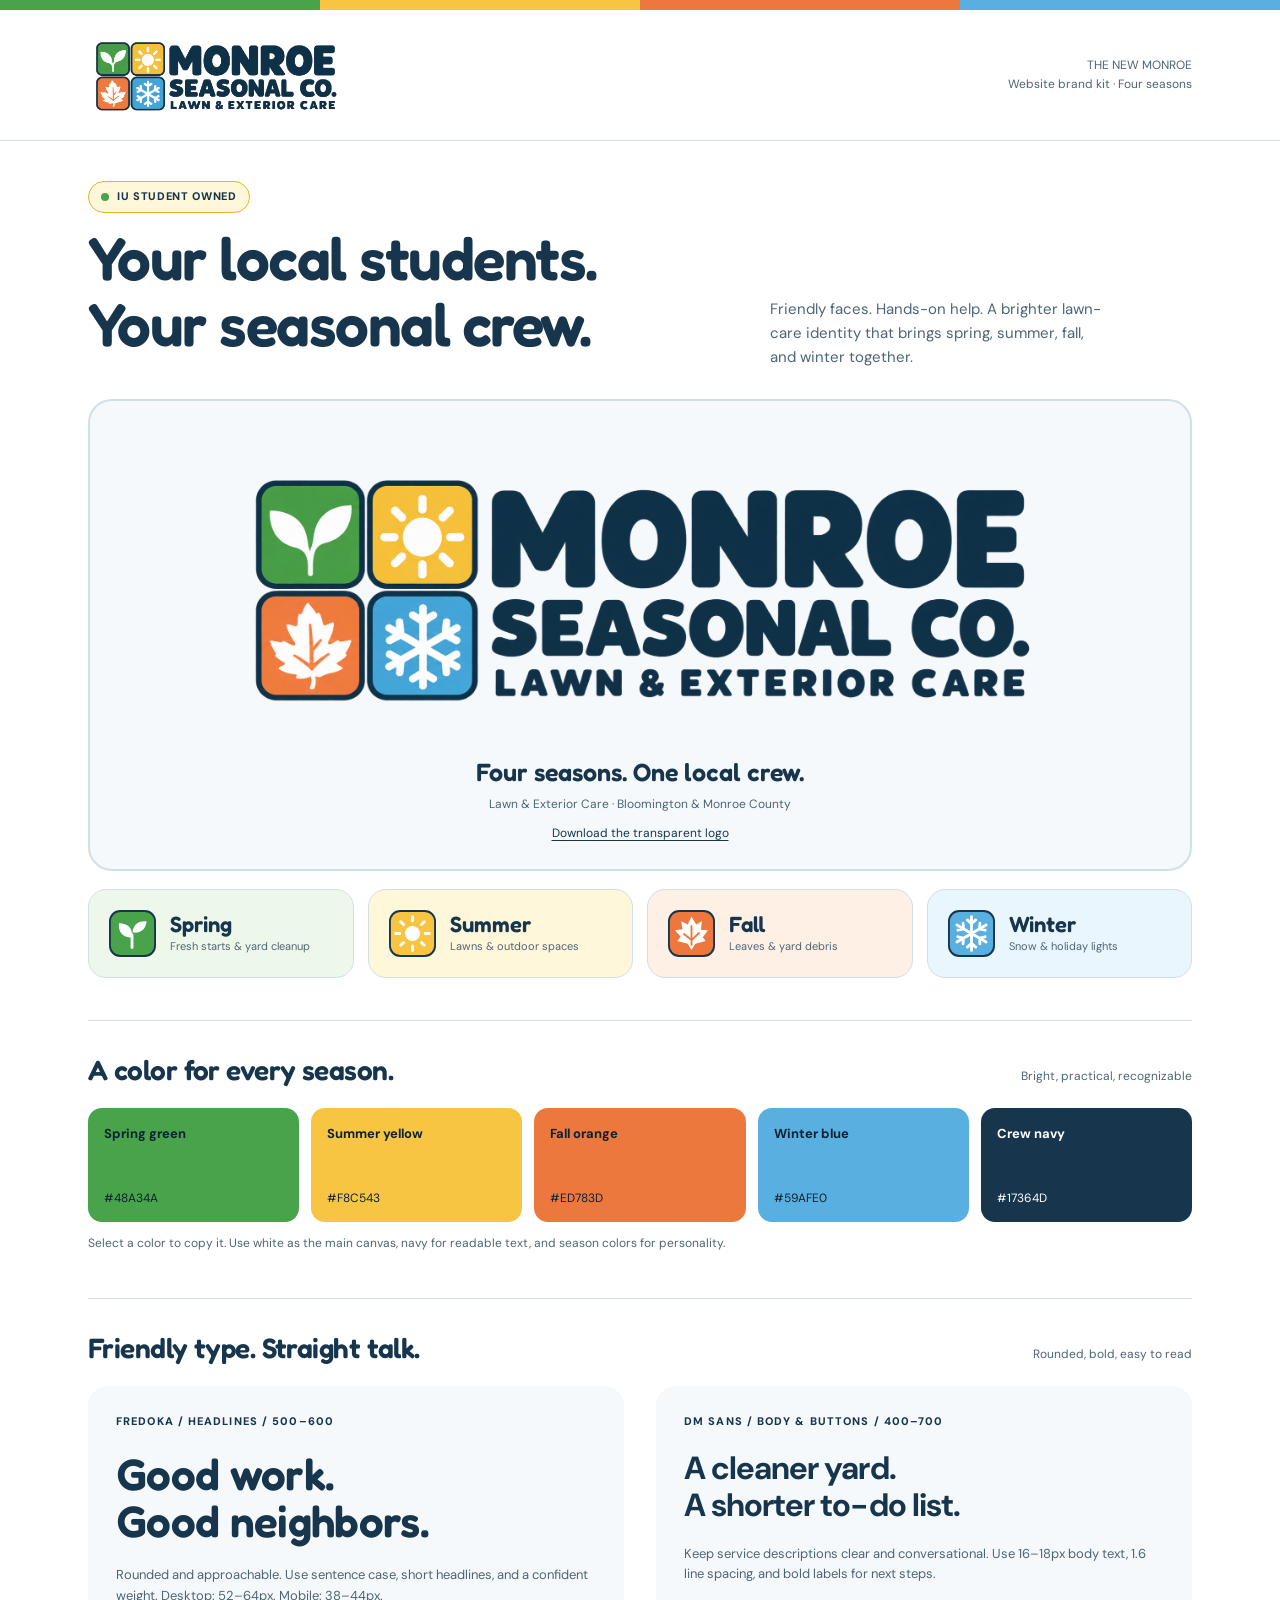
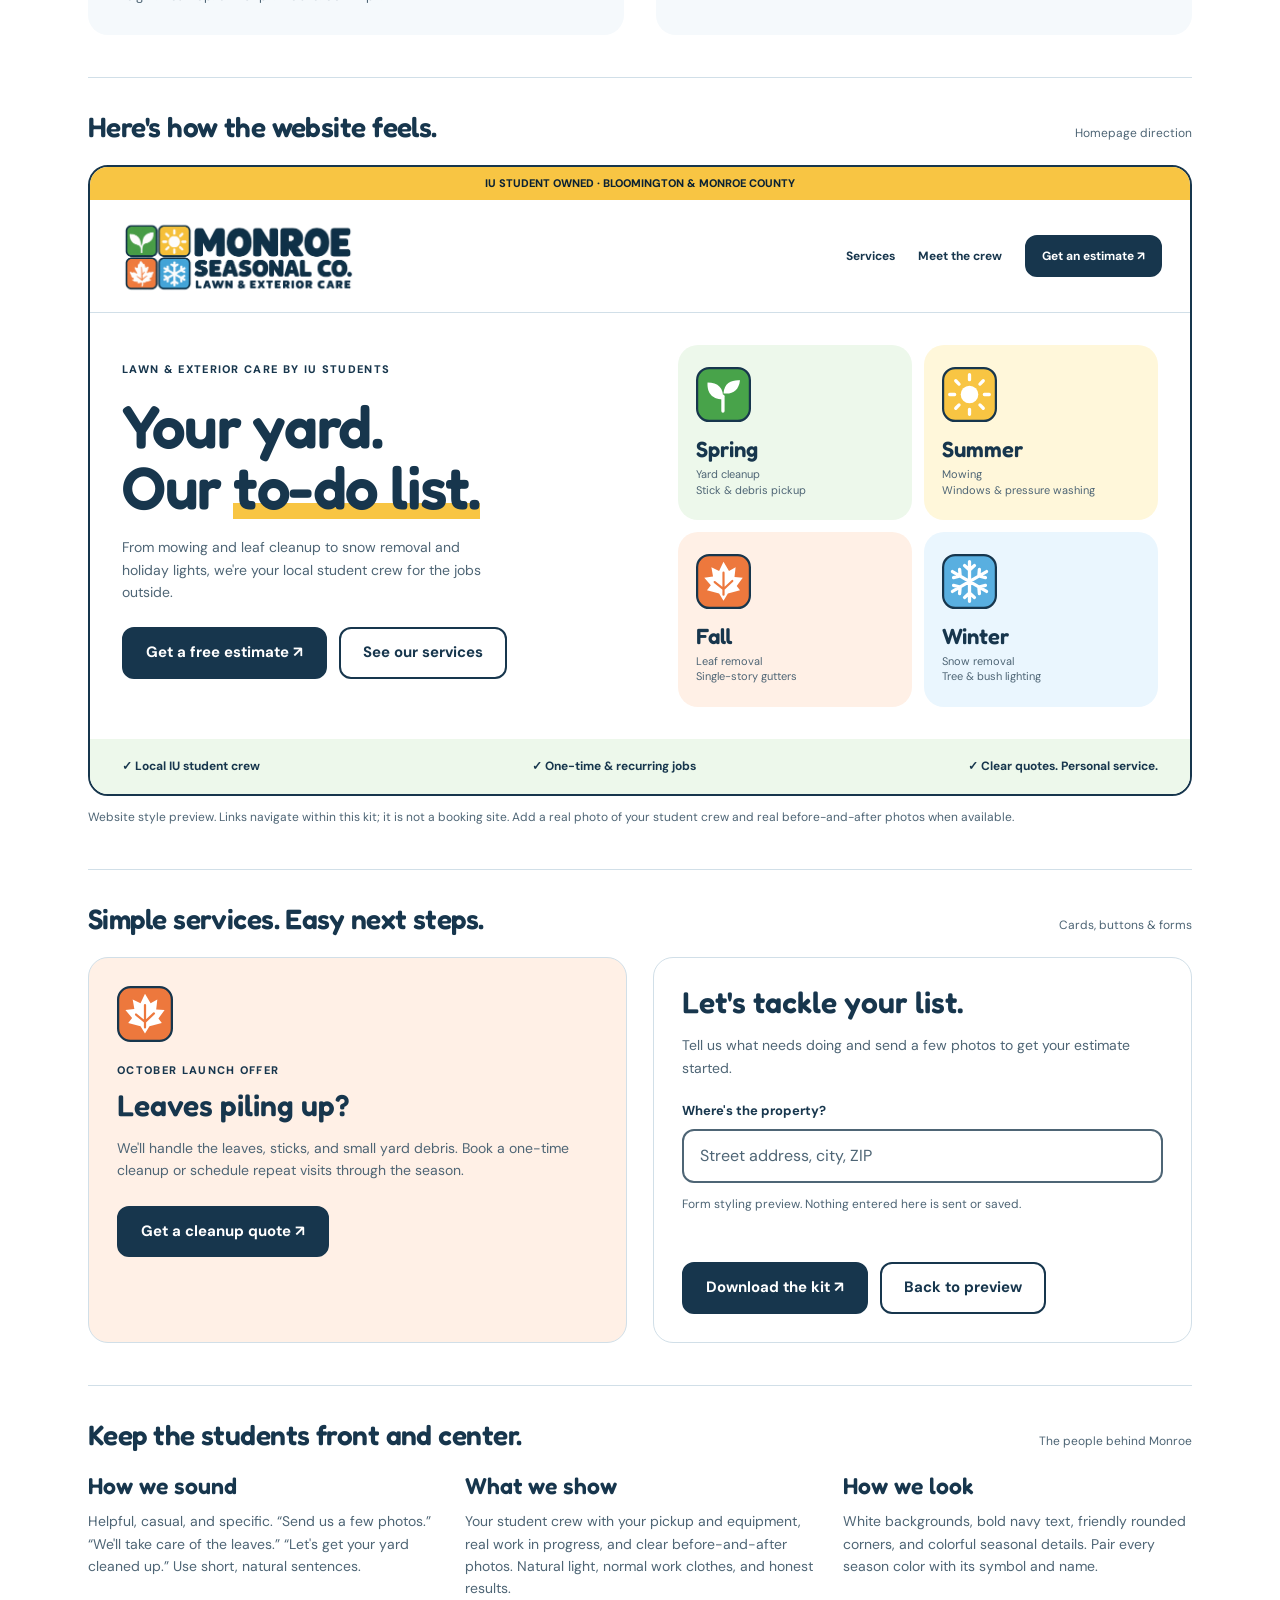
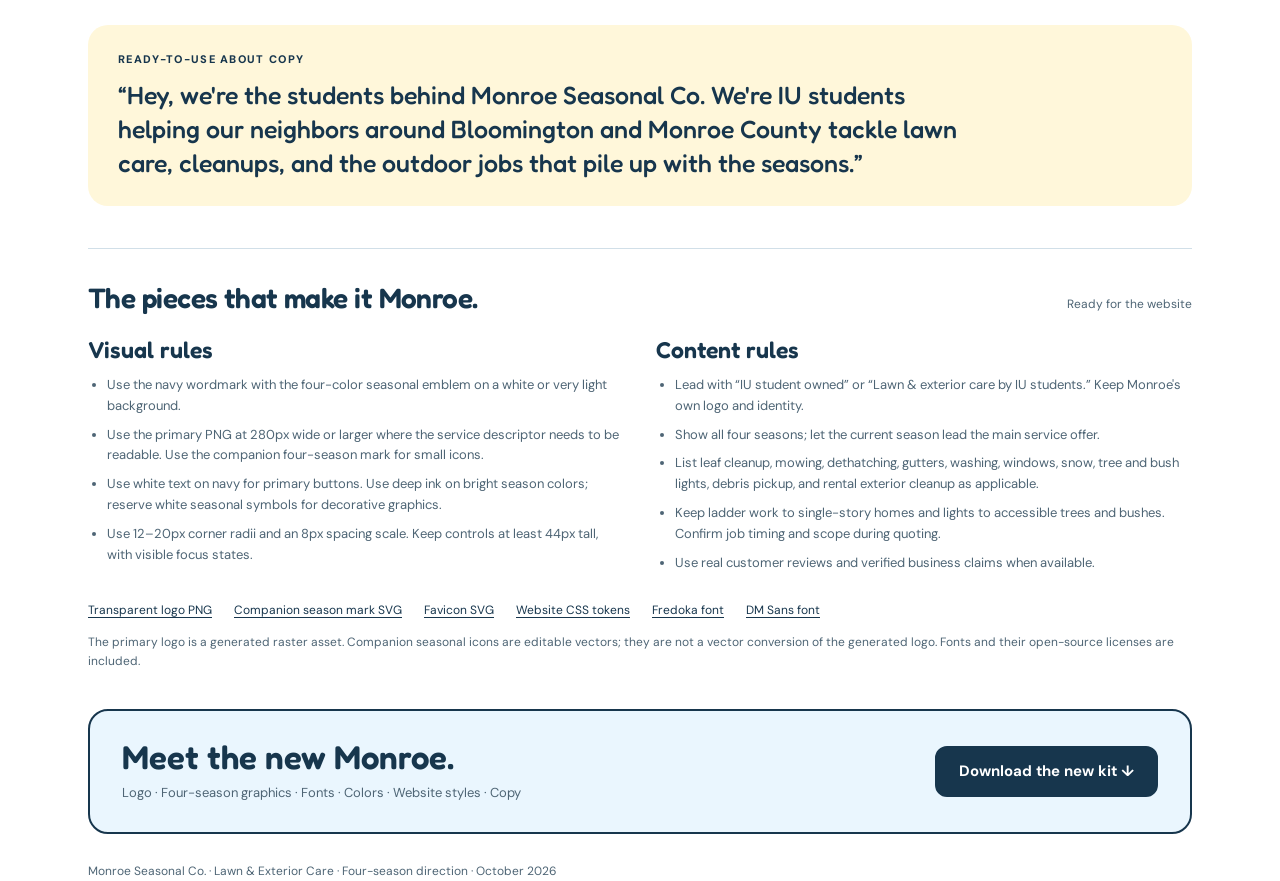
<file: brand-kit/index.html>
<!doctype html>
<html lang="en"><head><meta charset="utf-8"><meta name="viewport" content="width=device-width,initial-scale=1"><title>Monroe Seasonal Co. | Student Crew, Four Seasons</title><link rel="icon" href="assets/favicon.svg" type="image/svg+xml"><link rel="stylesheet" href="tokens.css">
<style>
*{box-sizing:border-box}html{scroll-behavior:smooth}body{margin:0;background:var(--monroe-white);color:var(--monroe-navy);font:400 16px/1.6 var(--monroe-body)}h1,h2,h3,p{margin:0}h1,h2,h3{font-family:var(--monroe-display);font-weight:600;line-height:1.1}a{color:inherit}img{display:block;max-width:100%}button{font:inherit}.shell{max-width:1192px;margin:0 auto;padding:0 44px}.season-stripe{height:10px;display:grid;grid-template-columns:repeat(4,1fr)}.season-stripe span:nth-child(1){background:var(--monroe-spring)}.season-stripe span:nth-child(2){background:var(--monroe-summer)}.season-stripe span:nth-child(3){background:var(--monroe-fall)}.season-stripe span:nth-child(4){background:var(--monroe-winter)}.top{border-bottom:1px solid var(--monroe-border)}.top .shell{display:flex;justify-content:space-between;align-items:center;gap:24px;padding-top:12px;padding-bottom:12px}.top-logo{width:255px}.top-label{font-size:12px;text-align:right;color:var(--monroe-muted)}.eyebrow{font:800 11px/1.5 var(--monroe-body);letter-spacing:.12em;text-transform:uppercase}.intro{display:grid;grid-template-columns:1.5fr 1fr;gap:48px;align-items:end;padding:40px 0 30px}.intro h1{font-size:clamp(40px,4.7vw,61px);letter-spacing:-.025em;margin:12px 0}.intro p{font-size:15px;color:var(--monroe-muted);max-width:340px}.label{display:inline-flex;gap:8px;align-items:center;background:var(--monroe-summer-tint);border:1px solid #E6B52B;padding:6px 12px;border-radius:30px;font-size:11px;font-weight:800;letter-spacing:.06em;text-transform:uppercase}.label:before{content:'';width:8px;height:8px;background:var(--monroe-spring);border-radius:50%}.logo-stage{border:2px solid var(--monroe-border);border-radius:24px;padding:14px 50px 24px;background:var(--monroe-paper);text-align:center}.logo-stage img{width:820px;margin:auto}.logo-stage p{font:600 25px var(--monroe-display);margin-top:0}.logo-stage small{display:block;font-size:12px;color:var(--monroe-muted);margin-top:8px}.season-grid{display:grid;grid-template-columns:repeat(4,1fr);gap:14px;margin-top:18px}.season-tile{padding:20px;border:1px solid var(--monroe-border);border-radius:18px;display:flex;gap:14px;align-items:center;min-width:0}.season-tile img{width:47px;flex-shrink:0}.season-tile h3{font-size:22px;margin-bottom:3px}.season-tile p{font-size:11px;line-height:1.4;color:var(--monroe-muted)}.spring{background:var(--monroe-spring-tint)}.summer{background:var(--monroe-summer-tint)}.fall{background:var(--monroe-fall-tint)}.winter{background:var(--monroe-winter-tint)}.section{margin-top:42px;padding-top:34px;border-top:1px solid var(--monroe-border)}.section-head{display:flex;justify-content:space-between;align-items:baseline;gap:24px;margin-bottom:22px}.section-head h2{font-size:28px;letter-spacing:-.02em}.section-head span{font-size:12px;color:var(--monroe-muted)}.palette{display:grid;grid-template-columns:repeat(5,1fr);gap:12px}.swatch{border:0;border-radius:14px;min-height:114px;text-align:left;padding:16px;color:var(--monroe-ink);display:flex;flex-direction:column;justify-content:space-between;cursor:pointer}.swatch strong{font-size:13px}.swatch code{font:12px var(--monroe-body)}.swatch.navy{color:white}.status{font-size:12px;color:var(--monroe-muted);min-height:22px;margin-top:12px}.type-grid{display:grid;grid-template-columns:1fr 1fr;gap:32px}.type-box{padding:28px;background:var(--monroe-paper);border-radius:20px}.type-box h3{font:800 11px var(--monroe-body);letter-spacing:.1em;text-transform:uppercase;margin-bottom:22px}.type-box .specimen{font:600 44px/1.08 var(--monroe-display);letter-spacing:-.015em}.type-box .body-specimen{font:700 32px/1.15 var(--monroe-body);letter-spacing:-.03em}.type-box p{font-size:13px;color:var(--monroe-muted);margin-top:20px}.website{border:2px solid var(--monroe-navy);border-radius:20px;overflow:hidden;background:white}.web-announcement{background:var(--monroe-summer);color:var(--monroe-ink);font-size:11px;font-weight:800;text-align:center;padding:8px 18px}.web-nav{display:flex;align-items:center;justify-content:space-between;gap:20px;padding:6px 28px;border-bottom:1px solid var(--monroe-border)}.web-nav>img{width:240px}.web-links{display:flex;align-items:center;gap:23px;font-size:12px;font-weight:700}.web-links a{text-decoration:none}.web-links .monroe-button{font-size:12px;padding:10px 15px;min-height:42px}.web-hero{display:grid;grid-template-columns:1.1fr 1fr;gap:28px;padding:32px}.web-copy{padding:16px 0}.web-copy h3{font-size:clamp(42px,4.7vw,60px);letter-spacing:-.025em;margin:18px 0;line-height:1.02}.web-copy h3 em{font-style:normal;display:inline;background:linear-gradient(transparent 72%,#F8C543 72%,#F8C543 95%,transparent 95%)}.web-copy>p{font-size:14px;color:var(--monroe-muted);max-width:380px;margin-bottom:24px}.actions{display:flex;flex-wrap:wrap;gap:12px}.web-seasons{display:grid;grid-template-columns:repeat(2,1fr);gap:12px;align-self:center}.web-season{padding:22px 18px;border-radius:20px;min-height:172px;display:flex;flex-direction:column;align-items:start;justify-content:center}.web-season img{width:55px;margin-bottom:14px}.web-season h4{font:600 22px var(--monroe-display);margin:0 0 5px}.web-season p{font-size:11px;line-height:1.4;color:var(--monroe-muted)}.web-strip{display:flex;flex-wrap:wrap;justify-content:space-between;gap:12px;padding:18px 32px;background:var(--monroe-spring-tint);font-size:12px;font-weight:700}.preview-note{font-size:12px;color:var(--monroe-muted);margin-top:12px}.cards{display:grid;grid-template-columns:1fr 1fr;gap:26px}.card{padding:28px;border-radius:20px;border:1px solid var(--monroe-border)}.card h3{font-size:30px;margin-bottom:15px}.card p{font-size:14px;color:var(--monroe-muted)}.service-icon{width:56px;margin-bottom:20px}.card .monroe-button{margin-top:24px}.field-label{display:block;font-size:13px;font-weight:700;margin:22px 0 7px}.tiny{font-size:12px!important}.principles{display:grid;grid-template-columns:repeat(3,1fr);gap:28px}.principles h3{font-size:23px;margin-bottom:12px}.principles p{font-size:14px;color:var(--monroe-muted)}.voice{background:var(--monroe-summer-tint);padding:26px 30px;margin-top:25px;border-radius:20px}.voice blockquote{font:500 25px/1.35 var(--monroe-display);margin:12px 0 0;max-width:850px}.details{display:grid;grid-template-columns:1fr 1fr;gap:32px;font-size:13px;color:var(--monroe-muted)}.details h3{font-size:23px;color:var(--monroe-navy)}.details ul{padding-left:19px}.details li+li{margin-top:8px}.asset-links{display:flex;flex-wrap:wrap;gap:12px 22px;margin-top:15px;font-size:12px}.asset-links a{text-underline-offset:3px}.download{margin:38px 0 28px;border-radius:20px;background:var(--monroe-winter-tint);border:2px solid var(--monroe-navy);padding:28px 32px;display:flex;align-items:center;justify-content:space-between;gap:24px}.download h2{font-size:33px}.download p{font-size:13px;color:var(--monroe-muted);margin-top:8px}.download a{white-space:nowrap}footer{font-size:12px;color:var(--monroe-muted);padding-bottom:26px}a:focus-visible,button:focus-visible{outline:3px solid var(--monroe-navy);outline-offset:4px}.logo-stage a{font-size:12px;text-underline-offset:3px;display:inline-block;margin-top:10px}
@media(max-width:900px){.season-grid{grid-template-columns:repeat(2,1fr)}.web-links>a:not(.monroe-button){display:none}.web-hero{padding:24px;gap:20px}.web-season{padding:16px;min-height:172px}.web-copy h3{font-size:46px}.shell{padding:0 28px}.intro{gap:25px}.principles{gap:20px}}
@media(max-width:620px){.shell{padding:0 18px}.top-logo{width:190px}.top-label{font-size:10px;max-width:95px}.intro{grid-template-columns:1fr;gap:10px;padding:28px 0 24px}.intro h1{font-size:43px}.intro p{max-width:none}.logo-stage{padding:10px 12px 23px;border-radius:18px}.logo-stage p{font-size:22px}.season-grid{gap:10px}.season-tile{padding:14px 12px;gap:9px;align-items:start}.season-tile img{width:36px}.season-tile h3{font-size:21px}.season-tile p{font-size:11px}.section{margin-top:30px;padding-top:25px}.section-head{align-items:start;gap:14px}.section-head h2{font-size:26px}.section-head span{max-width:110px;text-align:right;font-size:11px}.palette{grid-template-columns:repeat(2,1fr);gap:10px}.palette .navy{grid-column:1/-1;min-height:82px}.swatch{min-height:102px}.type-grid,.cards,.principles,.details{grid-template-columns:1fr;gap:20px}.type-box{padding:24px}.type-box .specimen{font-size:40px}.web-nav{padding:6px 16px;gap:10px;flex-wrap:wrap}.web-nav>img{width:190px}.web-links{display:none}.web-announcement{font-size:10px}.web-hero{grid-template-columns:1fr;padding:22px 20px;gap:24px}.web-copy{padding:0}.web-copy h3{font-size:43px}.web-copy>p{font-size:14px}.web-copy .monroe-button{font-size:13px;padding:13px 16px}.web-season{padding:17px 14px;min-height:170px}.web-season img{width:47px}.web-season h4{font-size:22px}.web-strip{padding:16px 20px;justify-content:start;font-size:11px}.card{padding:24px}.voice{padding:24px}.voice blockquote{font-size:23px}.download{padding:24px;flex-direction:column;align-items:start}.download h2{font-size:29px}.download .monroe-button{font-size:14px}}
@media(prefers-reduced-motion:reduce){html{scroll-behavior:auto}}
@media print{body{-webkit-print-color-adjust:exact;print-color-adjust:exact}.section{break-inside:avoid}.download{display:none}}
</style></head><body>
<div class="season-stripe" aria-hidden="true"><span></span><span></span><span></span><span></span></div>
<header class="top"><div class="shell"><img class="top-logo" src="assets/monroe-four-seasons-logo.png" alt="Monroe Seasonal Co. Lawn & Exterior Care"><div class="top-label">THE NEW MONROE<br>Website brand kit · Four seasons</div></div></header>
<main class="shell">
<div class="intro"><div><span class="label">IU student owned</span><h1>Your local students.<br>Your seasonal crew.</h1></div><p>Friendly faces. Hands-on help. A brighter lawn-care identity that brings spring, summer, fall, and winter together.</p></div>
<div class="logo-stage"><img src="assets/monroe-four-seasons-logo.png" alt="Four-season Monroe Seasonal Co. logo"><p>Four seasons. One local crew.</p><small>Lawn & Exterior Care · Bloomington & Monroe County</small><a href="assets/monroe-four-seasons-logo.png" download>Download the transparent logo</a></div>
<div class="season-grid" aria-label="Four seasons"><article class="season-tile spring"><img src="assets/spring.svg" alt=""><div><h3>Spring</h3><p>Fresh starts & yard cleanup</p></div></article><article class="season-tile summer"><img src="assets/summer.svg" alt=""><div><h3>Summer</h3><p>Lawns & outdoor spaces</p></div></article><article class="season-tile fall"><img src="assets/fall.svg" alt=""><div><h3>Fall</h3><p>Leaves & yard debris</p></div></article><article class="season-tile winter"><img src="assets/winter.svg" alt=""><div><h3>Winter</h3><p>Snow & holiday lights</p></div></article></div>
<section class="section"><div class="section-head"><h2>A color for every season.</h2><span>Bright, practical, recognizable</span></div><div class="palette"><button class="swatch" data-color="#48A34A" style="background:#48A34A"><strong>Spring green</strong><code>#48A34A</code></button><button class="swatch" data-color="#F8C543" style="background:#F8C543"><strong>Summer yellow</strong><code>#F8C543</code></button><button class="swatch" data-color="#ED783D" style="background:#ED783D"><strong>Fall orange</strong><code>#ED783D</code></button><button class="swatch" data-color="#59AFE0" style="background:#59AFE0"><strong>Winter blue</strong><code>#59AFE0</code></button><button class="swatch navy" data-color="#17364D" style="background:#17364D"><strong>Crew navy</strong><code>#17364D</code></button></div><p class="status" id="copy-status" aria-live="polite">Select a color to copy it. Use white as the main canvas, navy for readable text, and season colors for personality.</p></section>
<section class="section"><div class="section-head"><h2>Friendly type. Straight talk.</h2><span>Rounded, bold, easy to read</span></div><div class="type-grid"><div class="type-box"><h3>Fredoka / Headlines / 500–600</h3><div class="specimen">Good work.<br>Good neighbors.</div><p>Rounded and approachable. Use sentence case, short headlines, and a confident weight. Desktop: 52–64px. Mobile: 38–44px.</p></div><div class="type-box"><h3>DM Sans / Body & Buttons / 400–700</h3><div class="body-specimen">A cleaner yard.<br>A shorter to-do list.</div><p>Keep service descriptions clear and conversational. Use 16–18px body text, 1.6 line spacing, and bold labels for next steps.</p></div></div></section>
<section class="section" id="website"><div class="section-head"><h2>Here's how the website feels.</h2><span>Homepage direction</span></div><div class="website"><div class="web-announcement">IU STUDENT OWNED · BLOOMINGTON & MONROE COUNTY</div><div class="web-nav"><img src="assets/monroe-four-seasons-logo.png" alt="Monroe Seasonal Co."><nav class="web-links" aria-label="Website preview"><a href="#services">Services</a><a href="#crew">Meet the crew</a><a class="monroe-button" href="#estimate">Get an estimate ↗</a></nav></div><div class="web-hero"><div class="web-copy"><div class="eyebrow">Lawn & exterior care by IU students</div><h3>Your yard.<br>Our <em>to-do list.</em></h3><p>From mowing and leaf cleanup to snow removal and holiday lights, we're your local student crew for the jobs outside.</p><div class="actions"><a class="monroe-button" href="#estimate">Get a free estimate ↗</a><a class="monroe-button secondary" href="#services">See our services</a></div></div><div class="web-seasons"><article class="web-season spring"><img src="assets/spring.svg" alt=""><h4>Spring</h4><p>Yard cleanup<br>Stick & debris pickup</p></article><article class="web-season summer"><img src="assets/summer.svg" alt=""><h4>Summer</h4><p>Mowing<br>Windows & pressure washing</p></article><article class="web-season fall"><img src="assets/fall.svg" alt=""><h4>Fall</h4><p>Leaf removal<br>Single-story gutters</p></article><article class="web-season winter"><img src="assets/winter.svg" alt=""><h4>Winter</h4><p>Snow removal<br>Tree & bush lighting</p></article></div></div><div class="web-strip"><span>✓ Local IU student crew</span><span>✓ One-time & recurring jobs</span><span>✓ Clear quotes. Personal service.</span></div></div><p class="preview-note">Website style preview. Links navigate within this kit; it is not a booking site. Add a real photo of your student crew and real before-and-after photos when available.</p></section>
<section class="section" id="services"><div class="section-head"><h2>Simple services. Easy next steps.</h2><span>Cards, buttons & forms</span></div><div class="cards"><article class="card fall"><img class="service-icon" src="assets/fall.svg" alt="Fall leaf"><div class="eyebrow" style="margin-bottom:10px">October launch offer</div><h3>Leaves piling up?</h3><p>We'll handle the leaves, sticks, and small yard debris. Book a one-time cleanup or schedule repeat visits through the season.</p><a class="monroe-button" href="#estimate">Get a cleanup quote ↗</a></article><div class="card" id="estimate"><h3>Let's tackle your list.</h3><p>Tell us what needs doing and send a few photos to get your estimate started.</p><label class="field-label" for="address">Where's the property?</label><input class="monroe-input" id="address" placeholder="Street address, city, ZIP" autocomplete="off"><p class="tiny" style="margin-top:12px">Form styling preview. Nothing entered here is sent or saved.</p><div class="actions" style="margin-top:24px"><a class="monroe-button" href="#assets">Download the kit ↗</a><a class="monroe-button secondary" href="#website">Back to preview</a></div></div></div></section>
<section class="section" id="crew"><div class="section-head"><h2>Keep the students front and center.</h2><span>The people behind Monroe</span></div><div class="principles"><div><h3>How we sound</h3><p>Helpful, casual, and specific. “Send us a few photos.” “We'll take care of the leaves.” “Let's get your yard cleaned up.” Use short, natural sentences.</p></div><div><h3>What we show</h3><p>Your student crew with your pickup and equipment, real work in progress, and clear before-and-after photos. Natural light, normal work clothes, and honest results.</p></div><div><h3>How we look</h3><p>White backgrounds, bold navy text, friendly rounded corners, and colorful seasonal details. Pair every season color with its symbol and name.</p></div></div><div class="voice"><div class="eyebrow">Ready-to-use about copy</div><blockquote>“Hey, we're the students behind Monroe Seasonal Co. We're IU students helping our neighbors around Bloomington and Monroe County tackle lawn care, cleanups, and the outdoor jobs that pile up with the seasons.”</blockquote></div></section>
<section class="section" id="assets"><div class="section-head"><h2>The pieces that make it Monroe.</h2><span>Ready for the website</span></div><div class="details"><div><h3>Visual rules</h3><ul><li>Use the navy wordmark with the four-color seasonal emblem on a white or very light background.</li><li>Use the primary PNG at 280px wide or larger where the service descriptor needs to be readable. Use the companion four-season mark for small icons.</li><li>Use white text on navy for primary buttons. Use deep ink on bright season colors; reserve white seasonal symbols for decorative graphics.</li><li>Use 12–20px corner radii and an 8px spacing scale. Keep controls at least 44px tall, with visible focus states.</li></ul></div><div><h3>Content rules</h3><ul><li>Lead with “IU student owned” or “Lawn & exterior care by IU students.” Keep Monroe's own logo and identity.</li><li>Show all four seasons; let the current season lead the main service offer.</li><li>List leaf cleanup, mowing, dethatching, gutters, washing, windows, snow, tree and bush lights, debris pickup, and rental exterior cleanup as applicable.</li><li>Keep ladder work to single-story homes and lights to accessible trees and bushes. Confirm job timing and scope during quoting.</li><li>Use real customer reviews and verified business claims when available.</li></ul></div></div><div class="asset-links"><a href="assets/monroe-four-seasons-logo.png" download>Transparent logo PNG</a><a href="assets/season-mark.svg" download>Companion season mark SVG</a><a href="assets/favicon.svg" download>Favicon SVG</a><a href="tokens.css" download>Website CSS tokens</a><a href="https://fonts.google.com/specimen/Fredoka">Fredoka font</a><a href="https://fonts.google.com/specimen/DM+Sans">DM Sans font</a></div><p class="preview-note">The primary logo is a generated raster asset. Companion seasonal icons are editable vectors; they are not a vector conversion of the generated logo. Fonts and their open-source licenses are included.</p></section>
<div class="download"><div><h2>Meet the new Monroe.</h2><p>Logo · Four-season graphics · Fonts · Colors · Website styles · Copy</p></div><a class="monroe-button" href="monroe-seasonal-brand-kit.zip" download>Download the new kit ↓</a></div>
</main><footer class="shell">Monroe Seasonal Co. · Lawn & Exterior Care · Four-season direction · October 2026</footer>
<script>document.querySelectorAll('[data-color]').forEach(button=>button.addEventListener('click',async()=>{const value=button.dataset.color;const status=document.getElementById('copy-status');try{await navigator.clipboard.writeText(value);status.textContent=value+' copied to clipboard.'}catch{status.textContent='Selected color: '+value+'. Select and copy this value.'}}));</script>
</body></html>
</file>
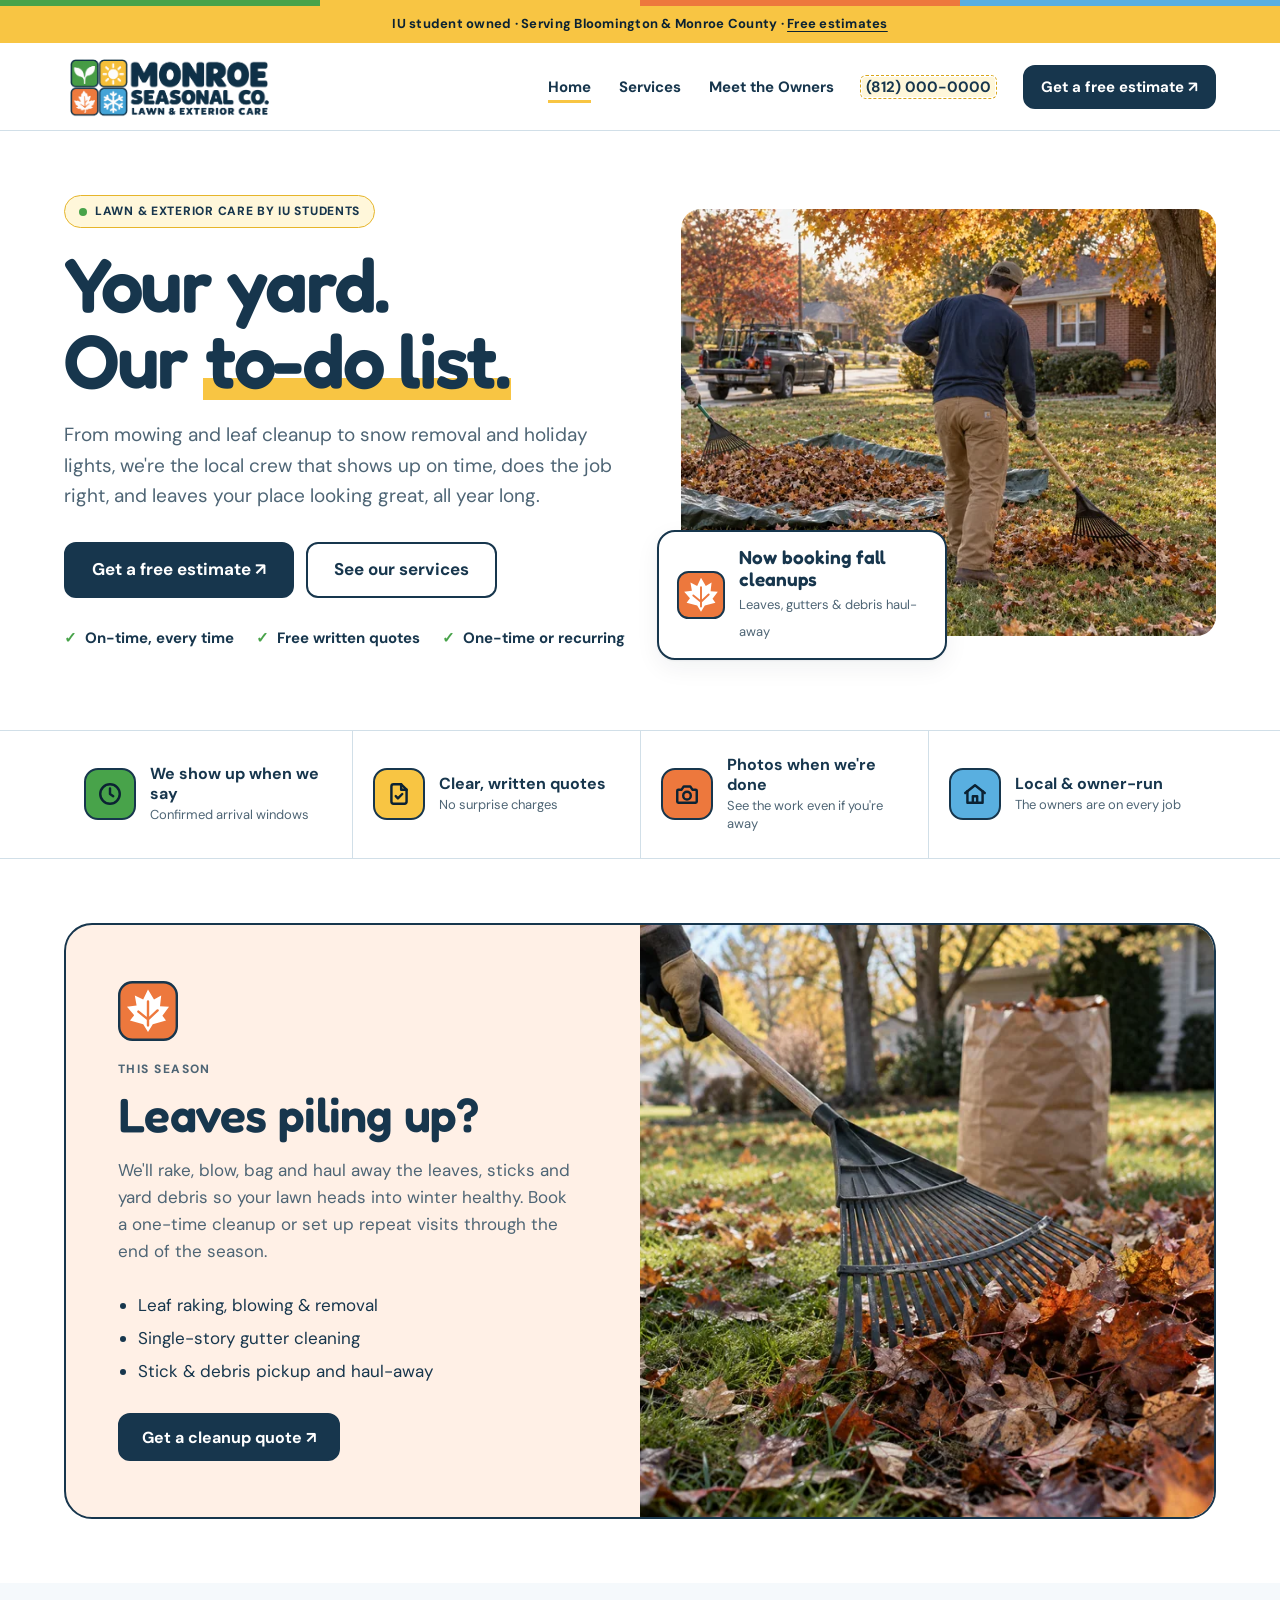
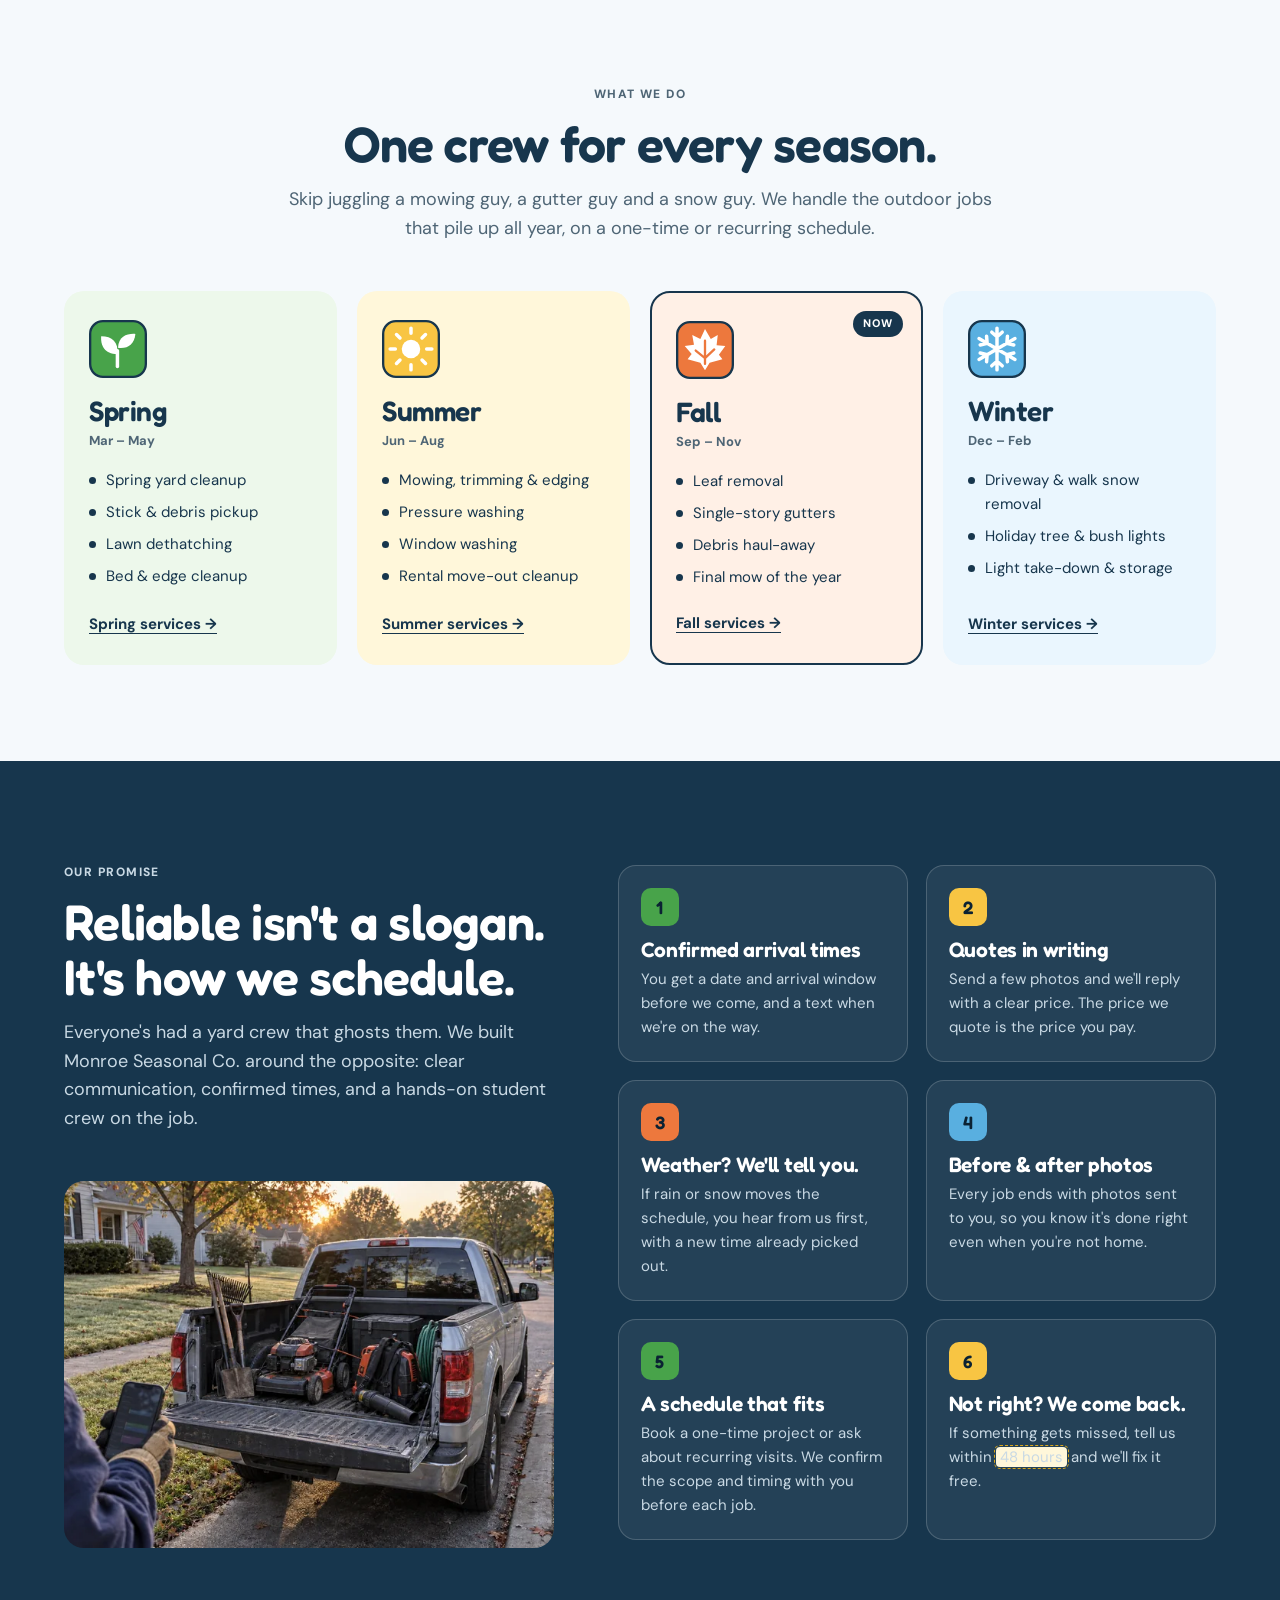
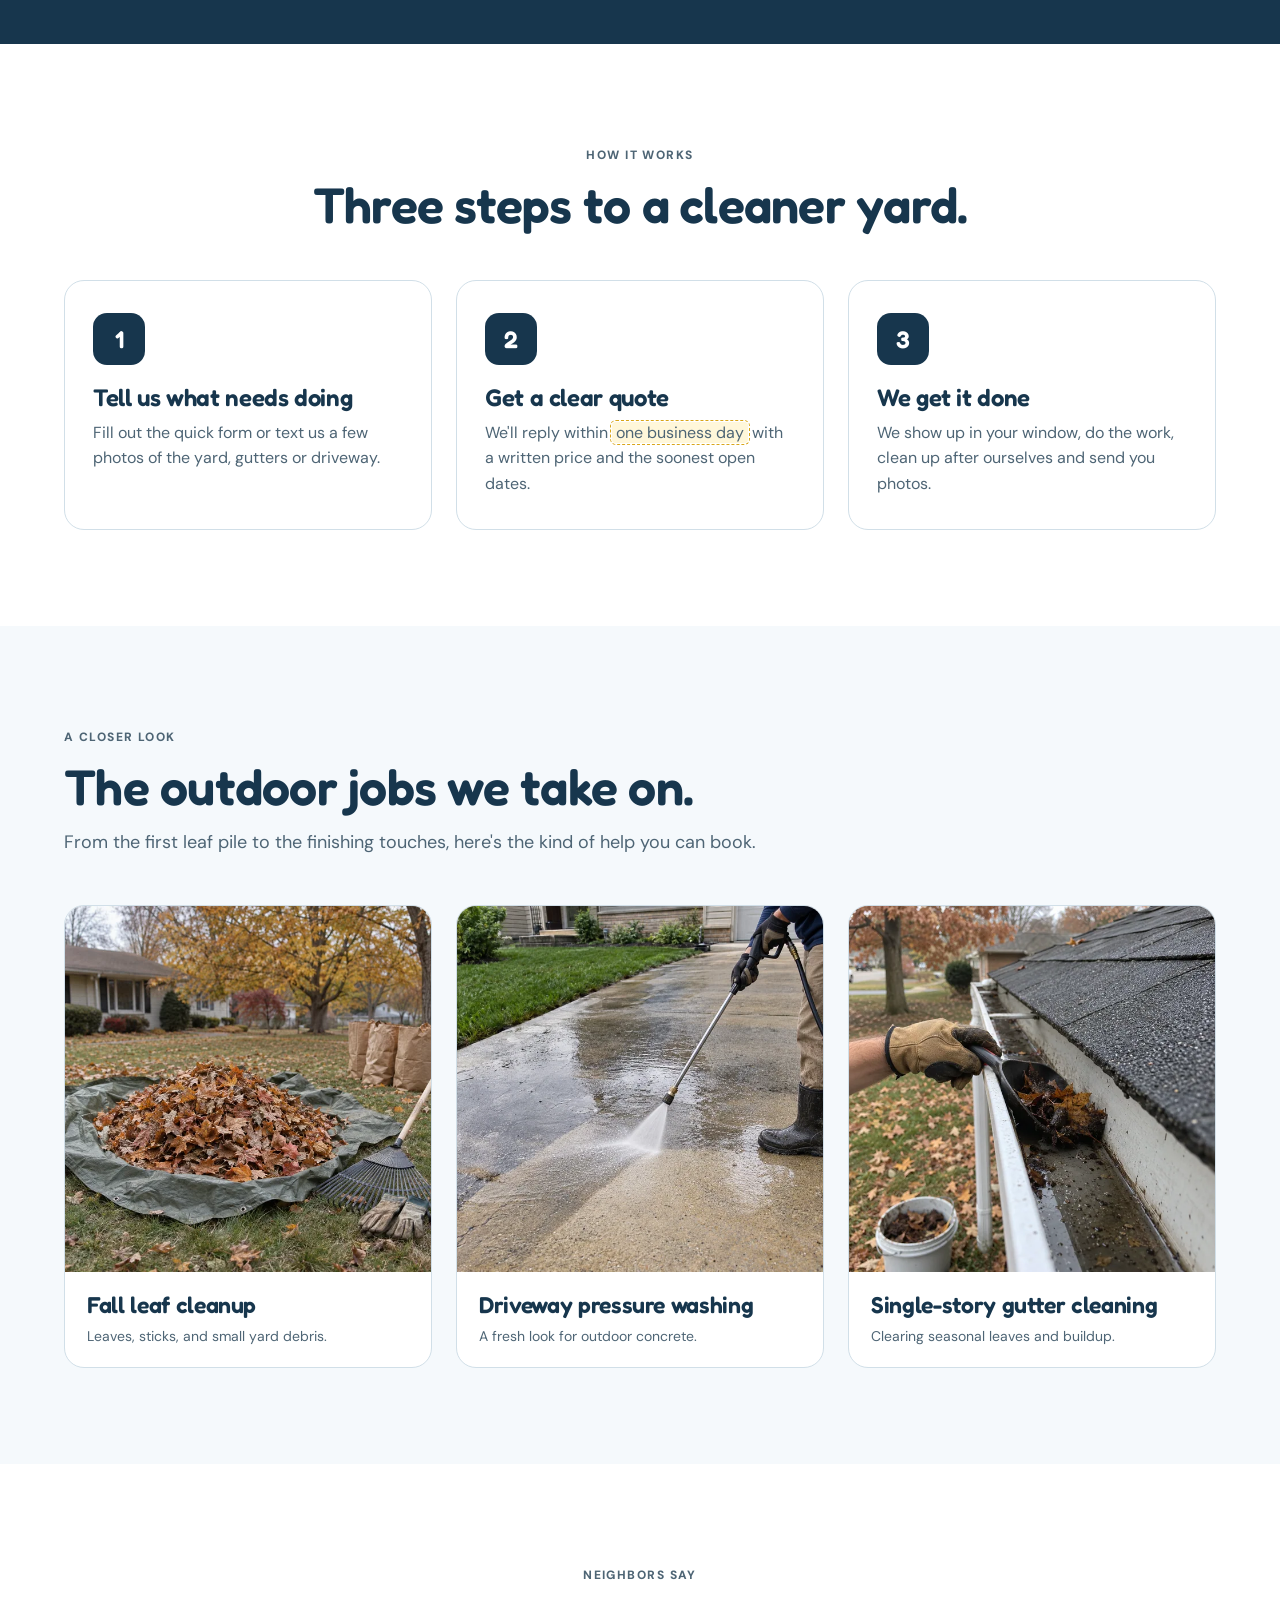
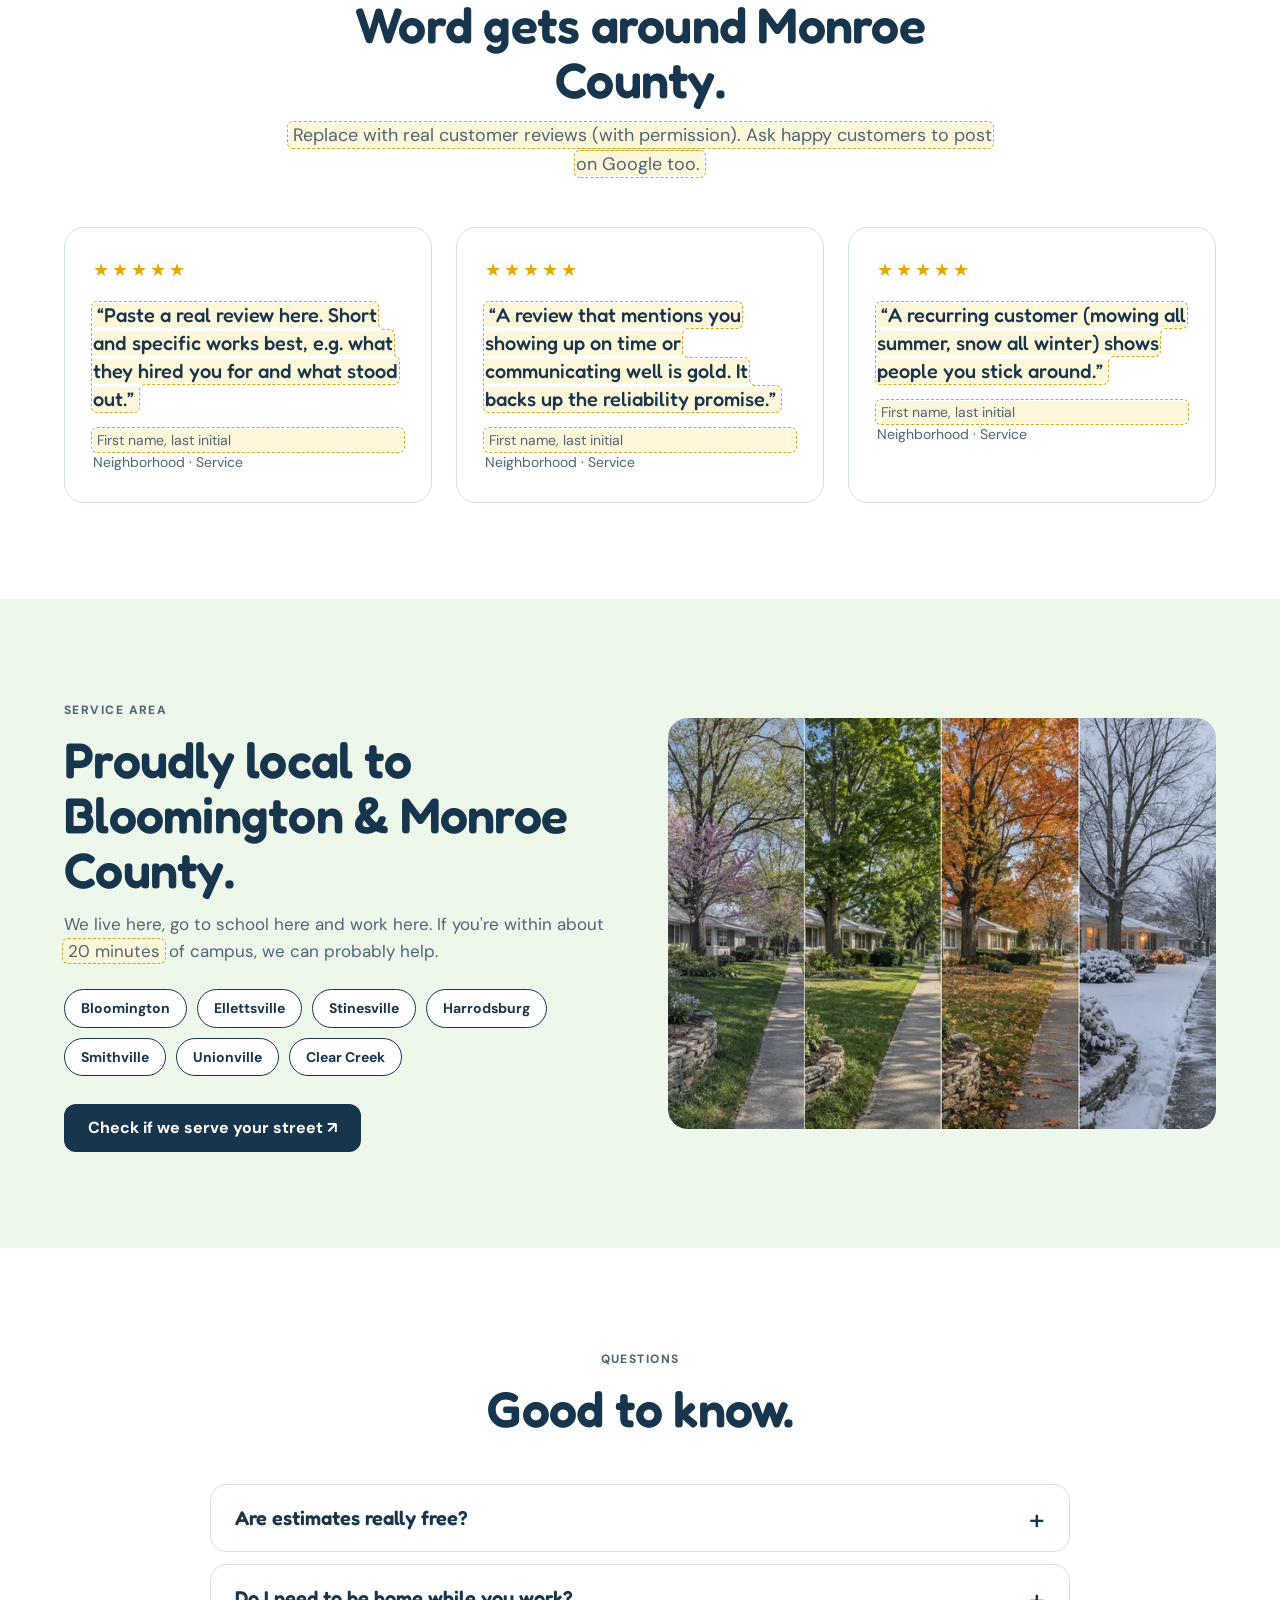
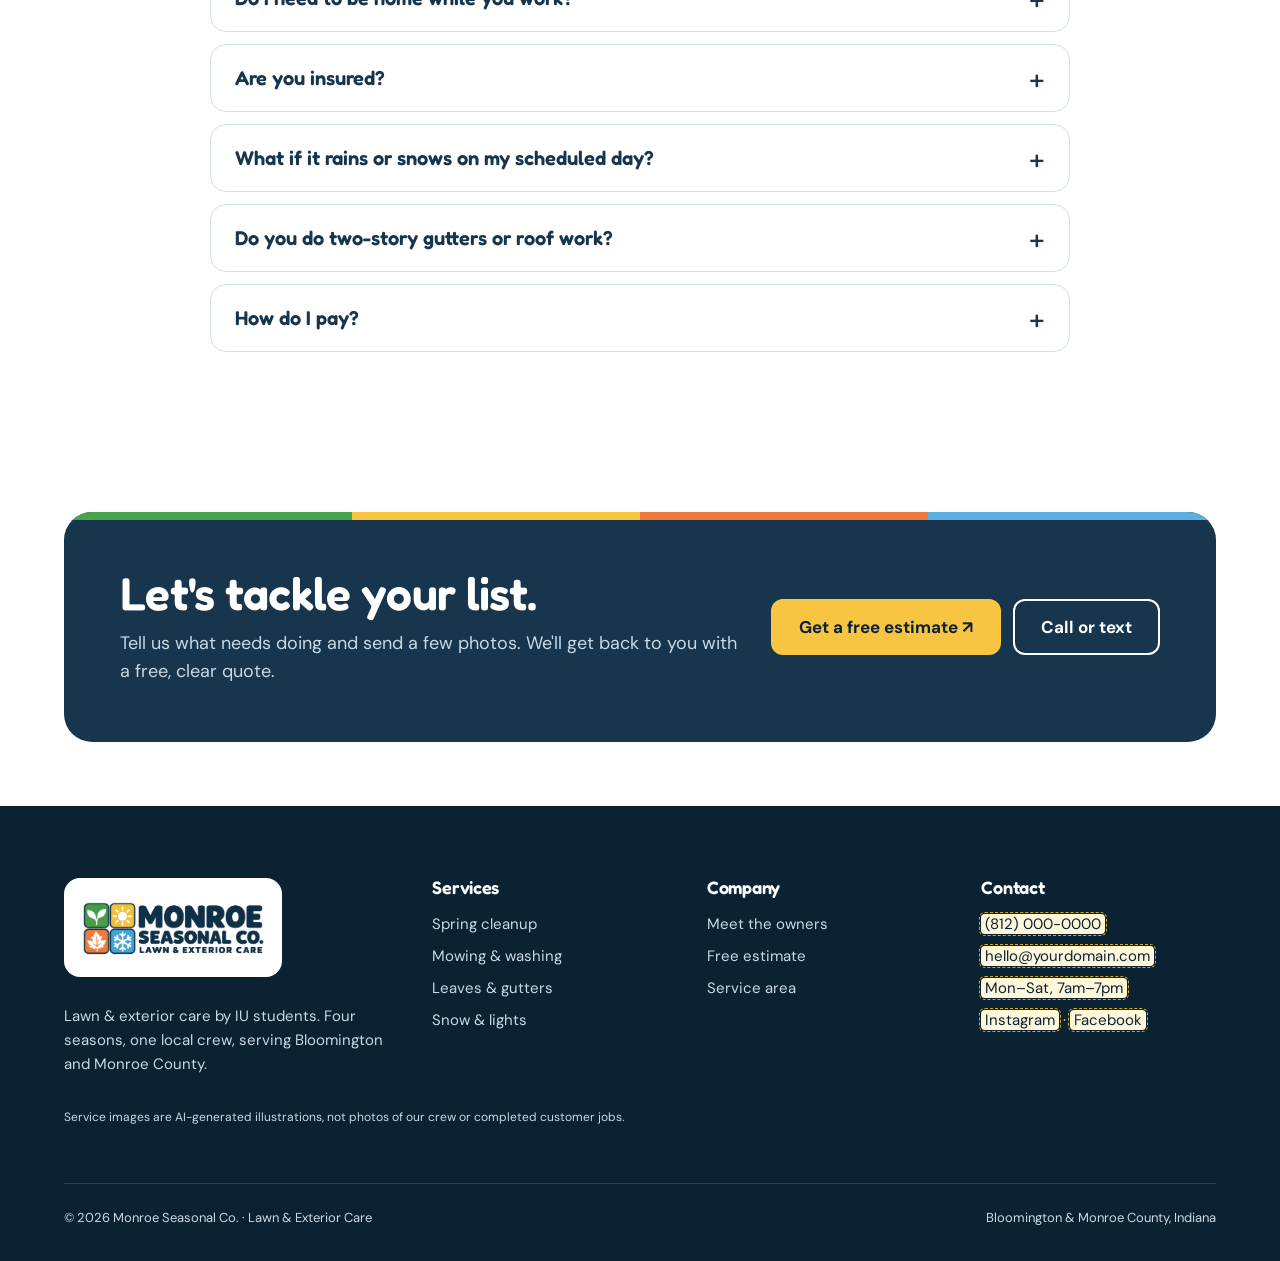
<file: website/index.html>
<!doctype html>
<html lang="en">
<head>
  <meta charset="utf-8">
  <meta name="viewport" content="width=device-width, initial-scale=1">
  <title>Monroe Seasonal Co. | Lawn &amp; Exterior Care in Bloomington, IN</title>
  <meta name="description" content="IU student-owned lawn and exterior care serving Bloomington and Monroe County. Mowing, leaf cleanup, gutters, pressure washing, snow removal and holiday lights. Free estimates.">
  <meta property="og:title" content="Monroe Seasonal Co. | Lawn & Exterior Care">
  <meta property="og:description" content="Four seasons. One local crew. Free estimates in Bloomington & Monroe County.">
  <meta property="og:image" content="images/photos/og-share.jpg">
  <link rel="icon" href="images/brand/favicon.svg" type="image/svg+xml">
  <link rel="icon" href="images/brand/favicon.png" type="image/png">
  <link rel="stylesheet" href="css/styles.css">
</head>
<body>
<a class="skip" href="#main">Skip to content</a>

<div class="stripe" aria-hidden="true"><span></span><span></span><span></span><span></span></div>
<div class="announce">IU student owned · Serving Bloomington &amp; Monroe County · <a href="contact.html">Free estimates</a></div>

<header class="site-header">
  <nav class="container nav" aria-label="Main">
    <a class="brand" href="index.html"><img src="images/brand/logo.png" alt="Monroe Seasonal Co. — Lawn &amp; Exterior Care" width="1942" height="809"></a>
    <button class="nav-toggle" aria-expanded="false" aria-controls="nav-links" aria-label="Open menu"><span></span></button>
    <ul class="nav-links" id="nav-links">
      <li><a href="index.html" aria-current="page">Home</a></li>
      <li><a href="services.html">Services</a></li>
      <li><a href="about.html">Meet the Owners</a></li>
      <li><a class="nav-phone" href="tel:+18120000000"><span class="todo">(812) 000-0000</span></a></li>
      <li><a class="btn btn--sm" href="contact.html">Get a free estimate ↗</a></li>
    </ul>
  </nav>
</header>

<main id="main">

  <!-- ===== HERO ===== -->
  <section class="hero">
    <div class="container hero-grid">
      <div>
        <span class="pill">Lawn &amp; exterior care by IU students</span>
        <h1>Your yard.<br>Our <span class="hl">to-do list.</span></h1>
        <p class="lead">From mowing and leaf cleanup to snow removal and holiday lights, we're the local crew that shows up on time, does the job right, and leaves your place looking great, all year long.</p>
        <div class="actions">
          <a class="btn btn--lg" href="contact.html">Get a free estimate ↗</a>
          <a class="btn btn--lg btn--ghost" href="services.html">See our services</a>
        </div>
        <ul class="hero-checks">
          <li>On-time, every time</li>
          <li>Free written quotes</li>
          <li>One-time or recurring</li>
        </ul>
      </div>

      <div class="hero-media">
        <figure class="asset asset--fall has-image" style="--ratio:5/4" >
          <picture>
            <source type="image/webp" srcset="images/photos/hero-crew-640.webp 640w, images/photos/hero-crew.webp 1600w" sizes="(max-width: 700px) calc(100vw - 40px), (max-width: 1080px) 50vw, 600px">
            <img src="images/photos/hero-crew.jpg" srcset="images/photos/hero-crew-640.jpg 640w, images/photos/hero-crew.jpg 1600w" sizes="(max-width: 700px) calc(100vw - 40px), (max-width: 1080px) 50vw, 600px" alt="Student-style yard workers raking autumn leaves in a residential front yard" width="1600" height="1280" loading="eager" decoding="async" fetchpriority="high">
          </picture>
        </figure>
        <div class="hero-badge">
          <img src="images/brand/fall.svg" alt="">
          <div><strong>Now booking fall cleanups</strong><span>Leaves, gutters &amp; debris haul-away</span></div>
        </div>
      </div>
    </div>
  </section>

  <!-- ===== TRUST BAR ===== -->
  <section class="trustbar" aria-label="Why customers choose us">
    <div class="container trust-grid">
      <div class="trust-item"><span class="trust-icon bg-spring" aria-hidden="true"><svg viewBox="0 0 24 24" fill="none" stroke="currentColor" stroke-width="2.25" stroke-linecap="round" stroke-linejoin="round" aria-hidden="true"><circle cx="12" cy="12" r="9"/><path d="M12 7v5l3 2"/></svg></span><div><strong>We show up when we say</strong><span>Confirmed arrival windows</span></div></div>
      <div class="trust-item"><span class="trust-icon bg-summer" aria-hidden="true"><svg viewBox="0 0 24 24" fill="none" stroke="currentColor" stroke-width="2.25" stroke-linecap="round" stroke-linejoin="round" aria-hidden="true"><path d="M14 3H7a2 2 0 0 0-2 2v14a2 2 0 0 0 2 2h10a2 2 0 0 0 2-2V8z"/><path d="M14 3v5h5"/><path d="m9 14 2 2 4-4"/></svg></span><div><strong>Clear, written quotes</strong><span>No surprise charges</span></div></div>
      <div class="trust-item"><span class="trust-icon bg-fall" aria-hidden="true"><svg viewBox="0 0 24 24" fill="none" stroke="currentColor" stroke-width="2.25" stroke-linecap="round" stroke-linejoin="round" aria-hidden="true"><path d="M4 8h3l2-3h6l2 3h3a1 1 0 0 1 1 1v10a1 1 0 0 1-1 1H4a1 1 0 0 1-1-1V9a1 1 0 0 1 1-1z"/><circle cx="12" cy="13.5" r="3.5"/></svg></span><div><strong>Photos when we're done</strong><span>See the work even if you're away</span></div></div>
      <div class="trust-item"><span class="trust-icon bg-winter" aria-hidden="true"><svg viewBox="0 0 24 24" fill="none" stroke="currentColor" stroke-width="2.25" stroke-linecap="round" stroke-linejoin="round" aria-hidden="true"><path d="m3 11 9-7 9 7"/><path d="M5 9.5V20h14V9.5"/><path d="M10 20v-6h4v6"/></svg></span><div><strong>Local &amp; owner-run</strong><span>The owners are on every job</span></div></div>
    </div>
  </section>

  <!-- ===== CURRENT SEASON FEATURE ===== -->
  <section class="section section--tight">
    <div class="container">
      <div class="feature">
        <div class="feature-copy">
          <img class="icon" src="images/brand/fall.svg" alt="">
          <span class="eyebrow">This season</span>
          <h2>Leaves piling up?</h2>
          <p>We'll rake, blow, bag and haul away the leaves, sticks and yard debris so your lawn heads into winter healthy. Book a one-time cleanup or set up repeat visits through the end of the season.</p>
          <ul>
            <li>Leaf raking, blowing &amp; removal</li>
            <li>Single-story gutter cleaning</li>
            <li>Stick &amp; debris pickup and haul-away</li>
          </ul>
          <div class="actions"><a class="btn" href="contact.html">Get a cleanup quote ↗</a></div>
        </div>
        <figure class="asset asset--fall has-image" style="--ratio:1/1" >
          <picture>
            <source type="image/webp" srcset="images/photos/fall-feature-leaves-640.webp 640w, images/photos/fall-feature-leaves.webp 1200w" sizes="(max-width: 700px) calc(100vw - 40px), (max-width: 1080px) 50vw, 600px">
            <img src="images/photos/fall-feature-leaves.jpg" srcset="images/photos/fall-feature-leaves-640.jpg 640w, images/photos/fall-feature-leaves.jpg 1200w" sizes="(max-width: 700px) calc(100vw - 40px), (max-width: 1080px) 50vw, 600px" alt="Rake pulling orange maple leaves into a pile on a green lawn" width="1200" height="1200" loading="lazy" decoding="async">
          </picture>
        </figure>
      </div>
    </div>
  </section>

  <!-- ===== SERVICES BY SEASON ===== -->
  <section class="section section--paper" id="services">
    <div class="container">
      <div class="section-head section-head--center">
        <span class="eyebrow">What we do</span>
        <h2>One crew for every season.</h2>
        <p>Skip juggling a mowing guy, a gutter guy and a snow guy. We handle the outdoor jobs that pile up all year, on a one-time or recurring schedule.</p>
      </div>
      <div class="season-grid">
        <article class="season-card spring">
          <img src="images/brand/spring.svg" alt="">
          <h3>Spring</h3>
          <p class="when">Mar – May</p>
          <ul><li>Spring yard cleanup</li><li>Stick &amp; debris pickup</li><li>Lawn dethatching</li><li>Bed &amp; edge cleanup</li></ul>
          <a href="services.html#spring">Spring services →</a>
        </article>
        <article class="season-card summer">
          <img src="images/brand/summer.svg" alt="">
          <h3>Summer</h3>
          <p class="when">Jun – Aug</p>
          <ul><li>Mowing, trimming &amp; edging</li><li>Pressure washing</li><li>Window washing</li><li>Rental move-out cleanup</li></ul>
          <a href="services.html#summer">Summer services →</a>
        </article>
        <article class="season-card fall is-now">
          <span class="now-tag">Now</span>
          <img src="images/brand/fall.svg" alt="">
          <h3>Fall</h3>
          <p class="when">Sep – Nov</p>
          <ul><li>Leaf removal</li><li>Single-story gutters</li><li>Debris haul-away</li><li>Final mow of the year</li></ul>
          <a href="services.html#fall">Fall services →</a>
        </article>
        <article class="season-card winter">
          <img src="images/brand/winter.svg" alt="">
          <h3>Winter</h3>
          <p class="when">Dec – Feb</p>
          <ul><li>Driveway &amp; walk snow removal</li><li>Holiday tree &amp; bush lights</li><li>Light take-down &amp; storage</li></ul>
          <a href="services.html#winter">Winter services →</a>
        </article>
      </div>
    </div>
  </section>

  <!-- ===== RELIABILITY ===== -->
  <section class="section section--navy">
    <div class="container reliable-grid">
      <div>
        <div class="section-head">
          <span class="eyebrow">Our promise</span>
          <h2>Reliable isn't a slogan. It's how we schedule.</h2>
          <p>Everyone's had a yard crew that ghosts them. We built Monroe Seasonal Co. around the opposite: clear communication, confirmed times, and a hands-on student crew on the job.</p>
        </div>
        <figure class="asset asset--winter has-image" style="--ratio:4/3" >
          <picture>
            <source type="image/webp" srcset="images/photos/reliable-truck-640.webp 640w, images/photos/reliable-truck.webp 1400w" sizes="(max-width: 700px) calc(100vw - 40px), (max-width: 1080px) 50vw, 600px">
            <img src="images/photos/reliable-truck.jpg" srcset="images/photos/reliable-truck-640.jpg 640w, images/photos/reliable-truck.jpg 1400w" sizes="(max-width: 700px) calc(100vw - 40px), (max-width: 1080px) 50vw, 600px" alt="A prepared pickup with organized lawn-care tools and a phone in hand" width="1400" height="1050" loading="lazy" decoding="async">
          </picture>
        </figure>
      </div>
      <div class="promise-list">
        <div class="promise"><span class="num bg-spring">1</span><h3>Confirmed arrival times</h3><p>You get a date and arrival window before we come, and a text when we're on the way.</p></div>
        <div class="promise"><span class="num bg-summer">2</span><h3>Quotes in writing</h3><p>Send a few photos and we'll reply with a clear price. The price we quote is the price you pay.</p></div>
        <div class="promise"><span class="num bg-fall">3</span><h3>Weather? We'll tell you.</h3><p>If rain or snow moves the schedule, you hear from us first, with a new time already picked out.</p></div>
        <div class="promise"><span class="num bg-winter">4</span><h3>Before &amp; after photos</h3><p>Every job ends with photos sent to you, so you know it's done right even when you're not home.</p></div>
        <div class="promise"><span class="num bg-spring">5</span><h3>A schedule that fits</h3><p>Book a one-time project or ask about recurring visits. We confirm the scope and timing with you before each job.</p></div>
        <div class="promise"><span class="num bg-summer">6</span><h3>Not right? We come back.</h3><p>If something gets missed, tell us within <span class="todo">48 hours</span> and we'll fix it free.</p></div>
      </div>
    </div>
  </section>

  <!-- ===== HOW IT WORKS ===== -->
  <section class="section">
    <div class="container">
      <div class="section-head section-head--center">
        <span class="eyebrow">How it works</span>
        <h2>Three steps to a cleaner yard.</h2>
      </div>
      <ol class="steps">
        <li class="step"><h3>Tell us what needs doing</h3><p>Fill out the quick form or text us a few photos of the yard, gutters or driveway.</p></li>
        <li class="step"><h3>Get a clear quote</h3><p>We'll reply within <span class="todo">one business day</span> with a written price and the soonest open dates.</p></li>
        <li class="step"><h3>We get it done</h3><p>We show up in your window, do the work, clean up after ourselves and send you photos.</p></li>
      </ol>
    </div>
  </section>

  <!-- ===== SERVICE GALLERY ===== -->
  <section class="section section--paper"><div class="container">
    <div class="section-head"><span class="eyebrow">A closer look</span><h2>The outdoor jobs we take on.</h2><p>From the first leaf pile to the finishing touches, here's the kind of help you can book.</p></div>
    <div class="ba-grid"><article class="ba"><figure class="asset asset--fall has-image" style="--ratio:1/1" >
          <picture>
            <source type="image/webp" srcset="images/photos/gallery-leaves-640.webp 640w, images/photos/gallery-leaves.webp 1200w" sizes="(max-width: 700px) calc(100vw - 40px), (max-width: 1080px) 50vw, 600px">
            <img src="images/photos/gallery-leaves.jpg" srcset="images/photos/gallery-leaves-640.jpg 640w, images/photos/gallery-leaves.jpg 1200w" sizes="(max-width: 700px) calc(100vw - 40px), (max-width: 1080px) 50vw, 600px" alt="Fall leaf cleanup service illustration" width="1200" height="1200" loading="lazy" decoding="async">
          </picture>
        </figure><div class="service-gallery-caption"><h3>Fall leaf cleanup</h3><p>Leaves, sticks, and small yard debris.</p></div></article><article class="ba"><figure class="asset asset--summer has-image" style="--ratio:1/1" >
          <picture>
            <source type="image/webp" srcset="images/photos/gallery-driveway-640.webp 640w, images/photos/gallery-driveway.webp 1200w" sizes="(max-width: 700px) calc(100vw - 40px), (max-width: 1080px) 50vw, 600px">
            <img src="images/photos/gallery-driveway.jpg" srcset="images/photos/gallery-driveway-640.jpg 640w, images/photos/gallery-driveway.jpg 1200w" sizes="(max-width: 700px) calc(100vw - 40px), (max-width: 1080px) 50vw, 600px" alt="Driveway pressure washing service illustration" width="1200" height="1200" loading="lazy" decoding="async">
          </picture>
        </figure><div class="service-gallery-caption"><h3>Driveway pressure washing</h3><p>A fresh look for outdoor concrete.</p></div></article><article class="ba"><figure class="asset asset--fall has-image" style="--ratio:1/1" >
          <picture>
            <source type="image/webp" srcset="images/photos/gallery-gutters-640.webp 640w, images/photos/gallery-gutters.webp 1200w" sizes="(max-width: 700px) calc(100vw - 40px), (max-width: 1080px) 50vw, 600px">
            <img src="images/photos/gallery-gutters.jpg" srcset="images/photos/gallery-gutters-640.jpg 640w, images/photos/gallery-gutters.jpg 1200w" sizes="(max-width: 700px) calc(100vw - 40px), (max-width: 1080px) 50vw, 600px" alt="Single-story gutter cleaning service illustration" width="1200" height="1200" loading="lazy" decoding="async">
          </picture>
        </figure><div class="service-gallery-caption"><h3>Single-story gutter cleaning</h3><p>Clearing seasonal leaves and buildup.</p></div></article></div>
  </div></section>

  <!-- ===== REVIEWS ===== -->
  <section class="section">
    <div class="container">
      <div class="section-head section-head--center">
        <span class="eyebrow">Neighbors say</span>
        <h2>Word gets around Monroe County.</h2>
        <p><span class="todo">Replace with real customer reviews (with permission). Ask happy customers to post on Google too.</span></p>
      </div>
      <div class="review-grid">
        <figure class="review">
          <div class="stars" aria-label="5 out of 5 stars">★★★★★</div>
          <blockquote><span class="todo">“Paste a real review here. Short and specific works best, e.g. what they hired you for and what stood out.”</span></blockquote>
          <cite><span class="todo">First name, last initial</span><span>Neighborhood · Service</span></cite>
        </figure>
        <figure class="review">
          <div class="stars" aria-label="5 out of 5 stars">★★★★★</div>
          <blockquote><span class="todo">“A review that mentions you showing up on time or communicating well is gold. It backs up the reliability promise.”</span></blockquote>
          <cite><span class="todo">First name, last initial</span><span>Neighborhood · Service</span></cite>
        </figure>
        <figure class="review">
          <div class="stars" aria-label="5 out of 5 stars">★★★★★</div>
          <blockquote><span class="todo">“A recurring customer (mowing all summer, snow all winter) shows people you stick around.”</span></blockquote>
          <cite><span class="todo">First name, last initial</span><span>Neighborhood · Service</span></cite>
        </figure>
      </div>
    </div>
  </section>

  <!-- ===== SERVICE AREA ===== -->
  <section class="section section--spring">
    <div class="container area">
      <div>
        <span class="eyebrow">Service area</span>
        <h2 style="font-size:clamp(34px,4.2vw,50px);margin:10px 0 14px">Proudly local to Bloomington &amp; Monroe County.</h2>
        <p class="muted">We live here, go to school here and work here. If you're within about <span class="todo">20 minutes</span> of campus, we can probably help.</p>
        <ul class="town-list">
          <li>Bloomington</li><li>Ellettsville</li><li>Stinesville</li><li>Harrodsburg</li><li>Smithville</li><li>Unionville</li><li>Clear Creek</li>
        </ul>
        <a class="btn" href="contact.html">Check if we serve your street ↗</a>
      </div>
      <figure class="asset asset--spring has-image" style="--ratio:4/3" >
          <picture>
            <source type="image/webp" srcset="images/photos/neighborhood-seasons-640.webp 640w, images/photos/neighborhood-seasons.webp 1600w" sizes="(max-width: 700px) calc(100vw - 40px), (max-width: 1080px) 50vw, 600px">
            <img src="images/photos/neighborhood-seasons.jpg" srcset="images/photos/neighborhood-seasons-640.jpg 640w, images/photos/neighborhood-seasons.jpg 1600w" sizes="(max-width: 700px) calc(100vw - 40px), (max-width: 1080px) 50vw, 600px" alt="Photographic montage of an Indiana-style neighborhood in spring, summer, fall, and winter" width="1600" height="1200" loading="lazy" decoding="async">
          </picture>
        </figure>
    </div>
  </section>

  <!-- ===== FAQ ===== -->
  <section class="section">
    <div class="container">
      <div class="section-head section-head--center">
        <span class="eyebrow">Questions</span>
        <h2>Good to know.</h2>
      </div>
      <div class="faq">
        <details><summary>Are estimates really free?</summary><p>Yes. Send us a few photos and a short description through the estimate form, and we'll reply with a written quote. Bigger jobs may need a quick in-person look, which is free too.</p></details>
        <details><summary>Do I need to be home while you work?</summary><p>Nope. Most of our customers aren't. We'll confirm the arrival window, text when we're on the way, and send before-and-after photos when we're finished.</p></details>
        <details><summary>Are you insured?</summary><p><span class="todo">State your insurance coverage plainly here. If you're not insured yet, getting general liability coverage is worth it, and customers (and landlords) ask.</span></p></details>
        <details><summary>What if it rains or snows on my scheduled day?</summary><p>We watch the forecast closely. If weather moves your appointment, we'll reach out before your window with the next available time. For snow removal, we head out once accumulation hits your chosen trigger depth.</p></details>
        <details><summary>Do you do two-story gutters or roof work?</summary><p>For safety, we keep ladder work to single-story homes, and holiday lights to trees, bushes and spots we can reach from the ground or a short ladder. If you need more, we're happy to point you to someone who does.</p></details>
        <details><summary>How do I pay?</summary><p><span class="todo">List payment methods, e.g. Venmo, Zelle, check, or card via invoice. Say when payment is due.</span></p></details>
      </div>
    </div>
  </section>

  <!-- ===== CTA ===== -->
  <section class="section section--tight">
    <div class="container">
      <div class="cta-band">
        <div>
          <h2>Let's tackle your list.</h2>
          <p>Tell us what needs doing and send a few photos. We'll get back to you with a free, clear quote.</p>
        </div>
        <div class="actions">
          <a class="btn btn--lg" href="contact.html">Get a free estimate ↗</a>
          <a class="btn btn--lg btn--ghost" href="tel:+18120000000">Call or text</a>
        </div>
      </div>
    </div>
  </section>
</main>

<footer class="site-footer">
  <div class="container">
    <div class="footer-grid">
      <div>
        <a class="footer-logo" href="index.html"><img src="images/brand/logo.png" alt="Monroe Seasonal Co." width="1942" height="809"></a>
        <p>Lawn &amp; exterior care by IU students. Four seasons, one local crew, serving Bloomington and Monroe County.</p>
      </div>
      <div>
        <h4>Services</h4>
        <ul>
          <li><a href="services.html#spring">Spring cleanup</a></li>
          <li><a href="services.html#summer">Mowing &amp; washing</a></li>
          <li><a href="services.html#fall">Leaves &amp; gutters</a></li>
          <li><a href="services.html#winter">Snow &amp; lights</a></li>
        </ul>
      </div>
      <div>
        <h4>Company</h4>
        <ul>
          <li><a href="about.html">Meet the owners</a></li>
          <li><a href="contact.html">Free estimate</a></li>
          <li><a href="index.html#services">Service area</a></li>
        </ul>
      </div>
      <div>
        <h4>Contact</h4>
        <ul>
          <li><a href="tel:+18120000000"><span class="todo">(812) 000-0000</span></a></li>
          <li><a href="mailto:hello@example.com"><span class="todo">hello@yourdomain.com</span></a></li>
          <li><span class="todo">Mon–Sat, 7am–7pm</span></li>
          <li><span class="todo">Instagram</span> · <span class="todo">Facebook</span></li>
        </ul>
      </div>
    </div>
    <p class="photo-note">Service images are AI-generated illustrations, not photos of our crew or completed customer jobs.</p>
    <div class="footer-bottom">
      <span>© <span data-year>2026</span> Monroe Seasonal Co. · Lawn &amp; Exterior Care</span>
      <span>Bloomington &amp; Monroe County, Indiana</span>
    </div>
  </div>
</footer>

<script src="js/main.js"></script>
</body>
</html>
</file>
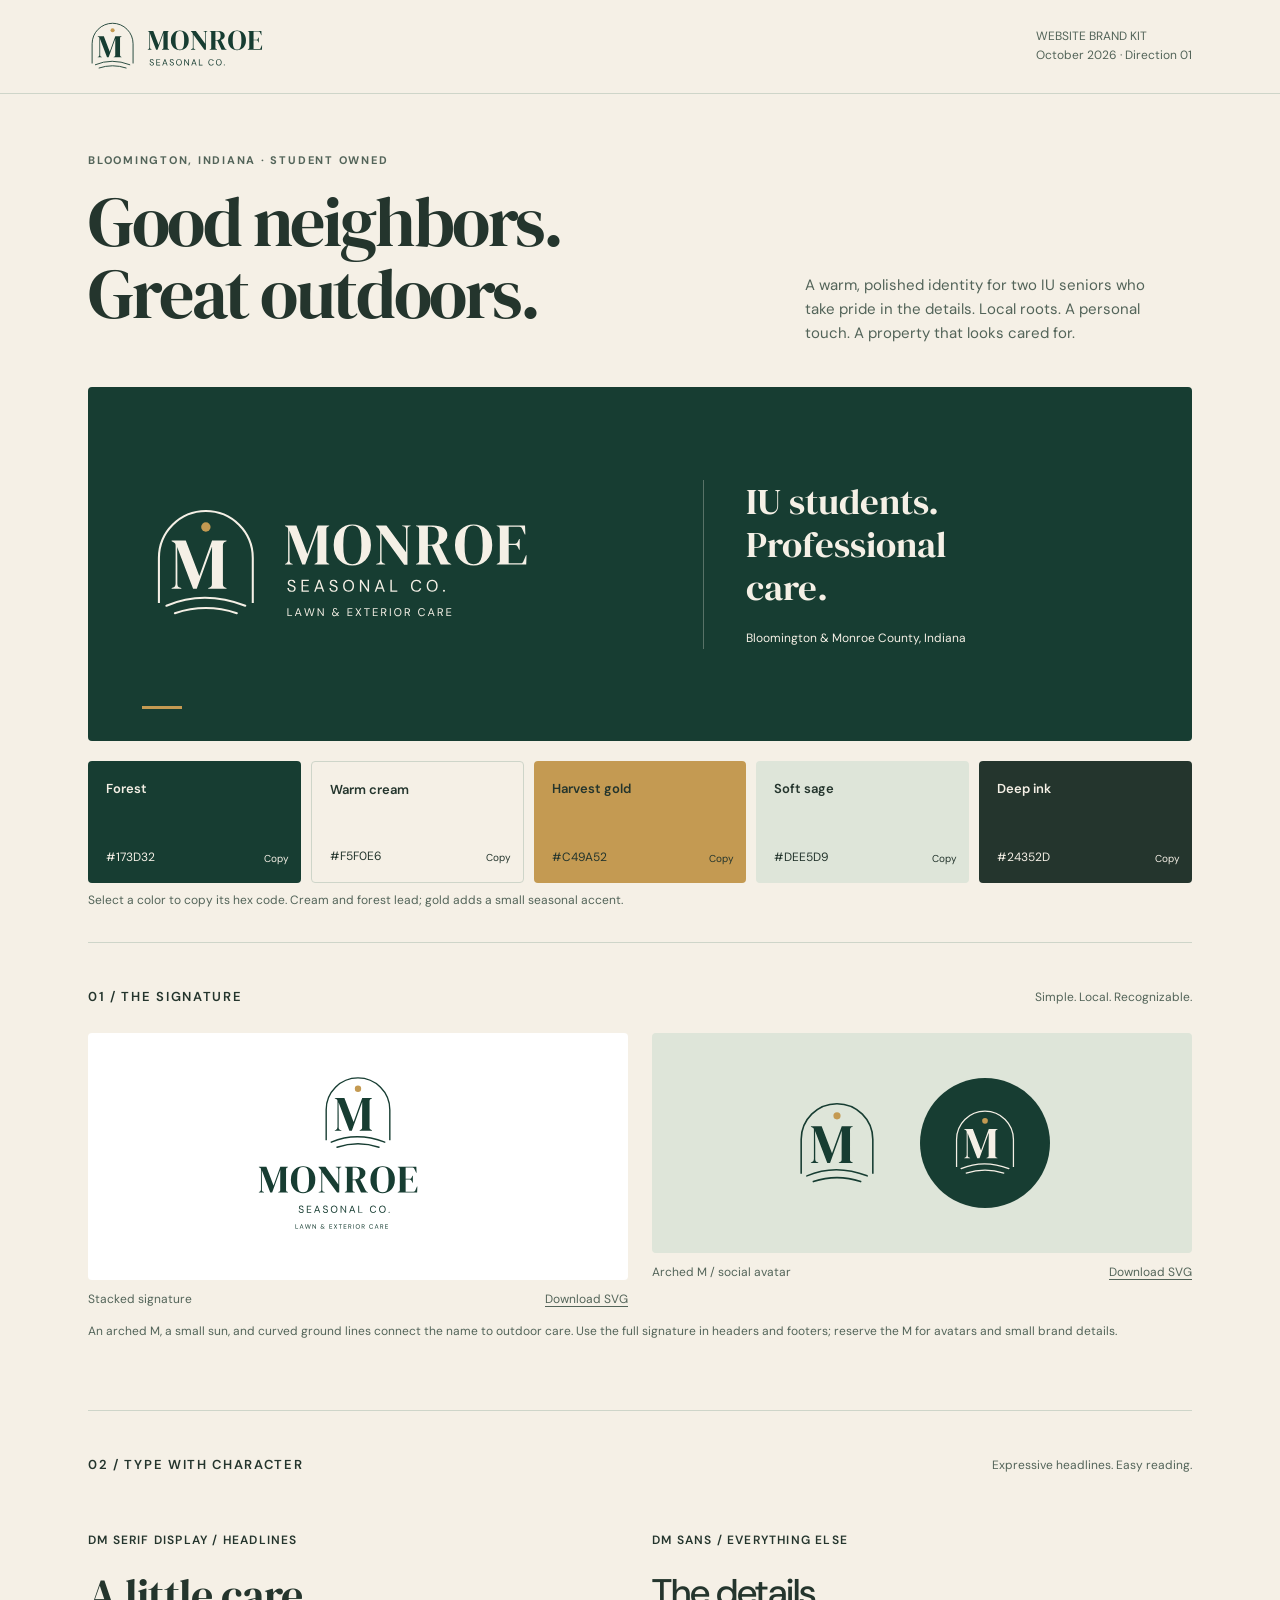
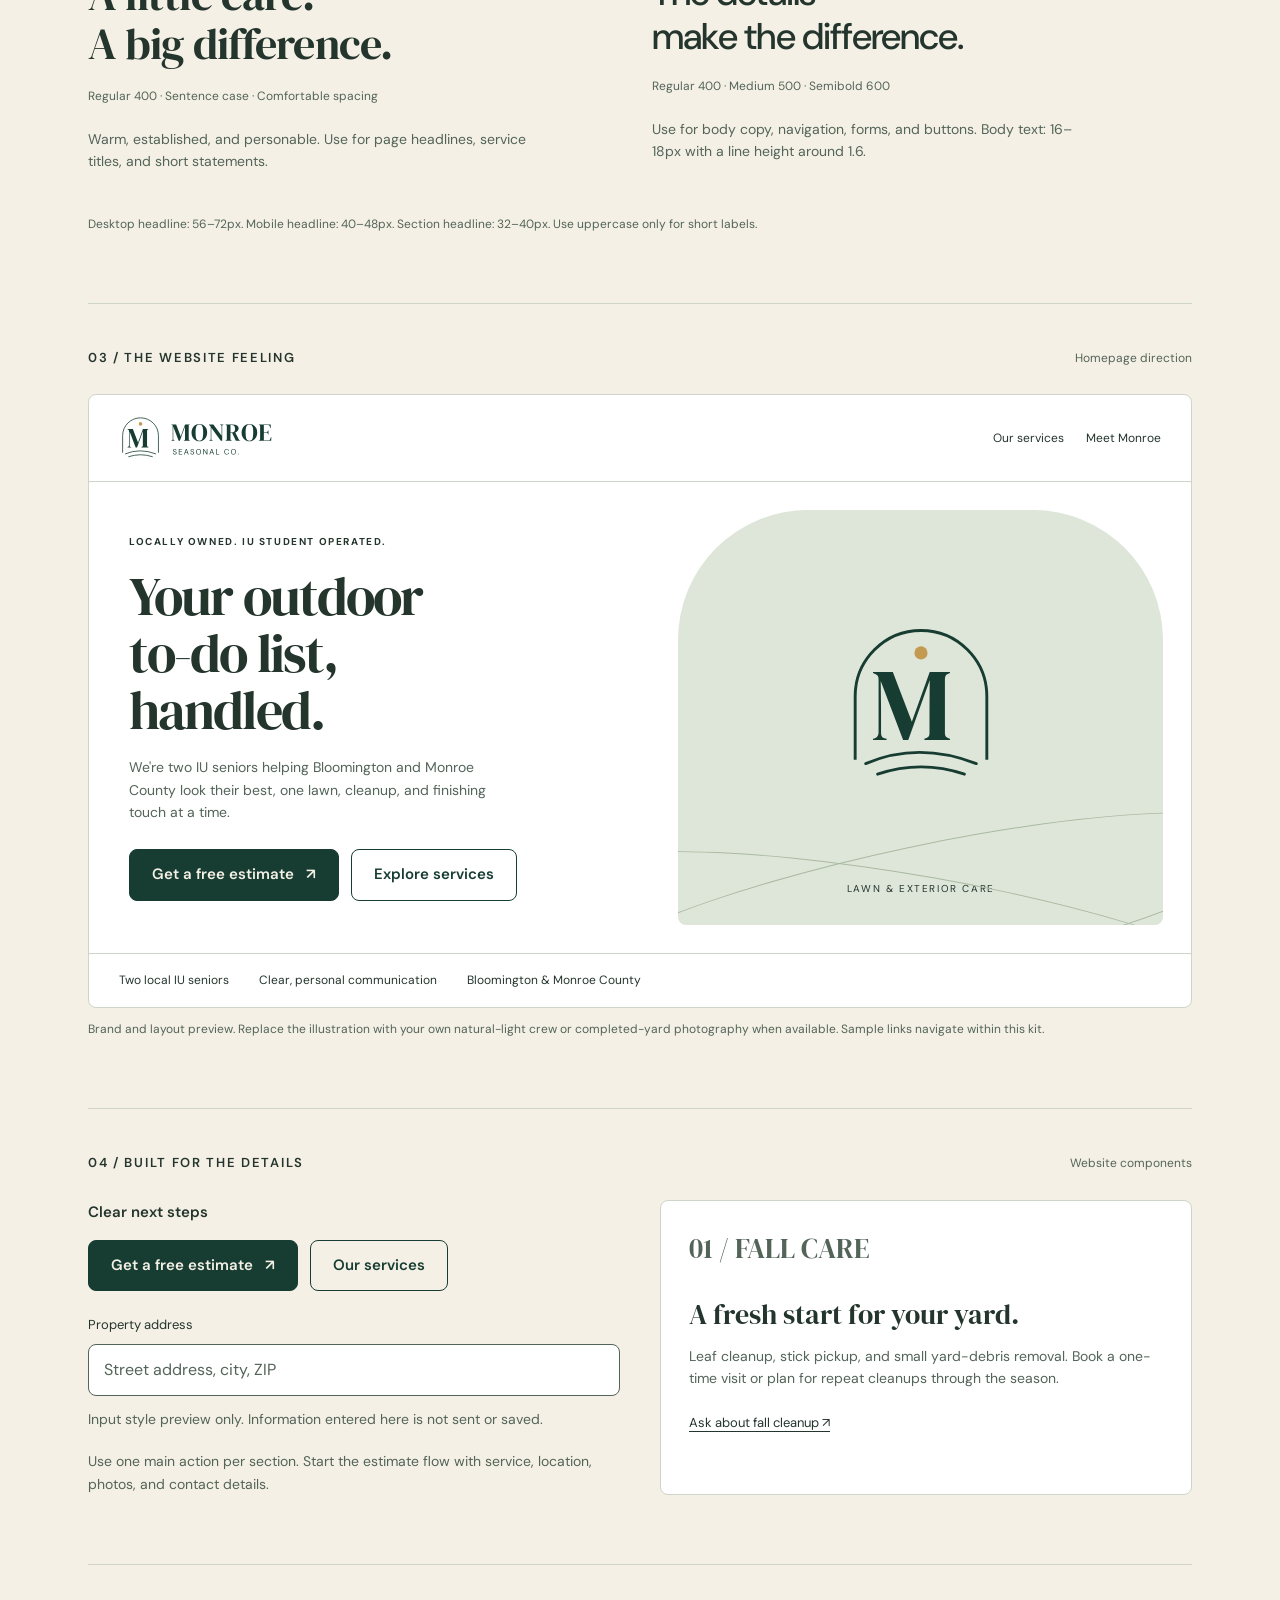
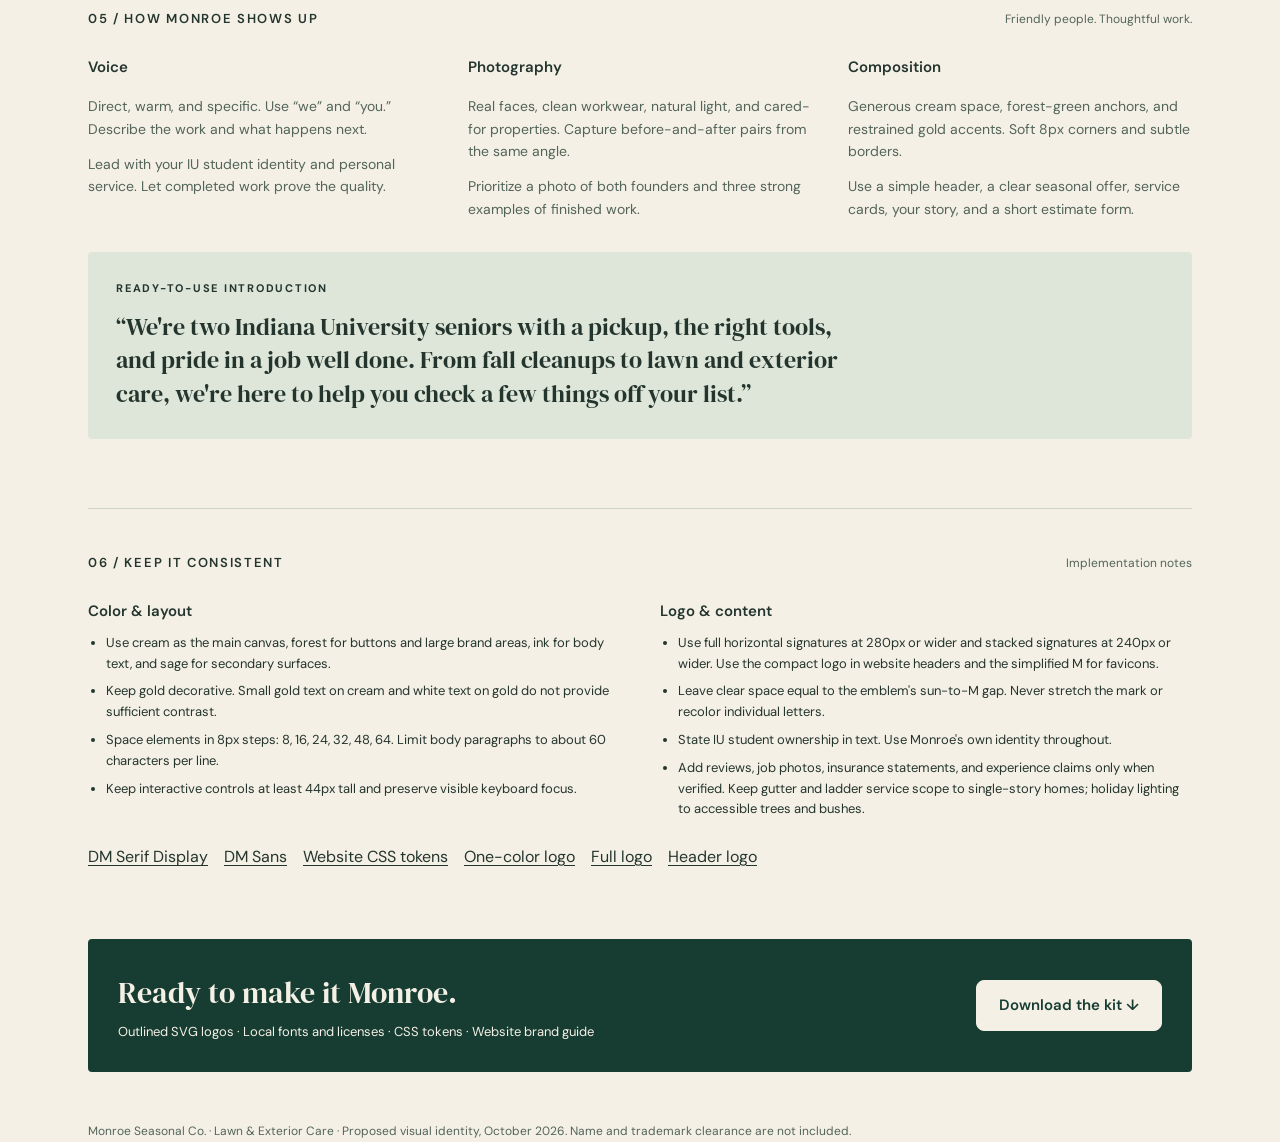
<file: archive/brand-kit-v1/index.html>
<!doctype html>
<html lang="en">
<head>
<meta charset="utf-8"><meta name="viewport" content="width=device-width, initial-scale=1">
<title>Monroe Seasonal Co. | Website Brand Kit</title>
<link rel="icon" href="assets/favicon.svg" type="image/svg+xml"><link rel="stylesheet" href="tokens.css">
<style>
*{box-sizing:border-box}body{margin:0;background:var(--monroe-cream);color:var(--monroe-ink);font:400 16px/1.6 var(--monroe-body)}a{color:inherit}button,input,select{font:inherit}img{display:block;max-width:100%}h1,h2,h3,p{margin:0}h1,h2,h3{font-weight:400}h1,h2,.display{font-family:var(--monroe-display)}.shell{max-width:1200px;margin:auto;padding:0 48px}.eyebrow{text-transform:uppercase;letter-spacing:.16em;font-size:11px;font-weight:700;line-height:1.6}.top{border-bottom:1px solid var(--monroe-border)}.top .shell{display:flex;justify-content:space-between;align-items:center;gap:24px;padding-top:20px;padding-bottom:20px}.top img{width:208px}.edition{font-size:12px;color:var(--monroe-muted)}.intro{display:grid;grid-template-columns:1.7fr 1fr;gap:60px;padding-top:58px;padding-bottom:42px;align-items:end}.intro h1{font-size:clamp(44px,5.7vw,70px);line-height:1.04;letter-spacing:-.035em;margin:15px 0}.intro p{max-width:360px;color:var(--monroe-muted);font-size:15px}.intro .eyebrow{color:var(--monroe-muted)}.masthead{position:relative;background:var(--monroe-forest);color:var(--monroe-cream);min-height:354px;padding:54px;display:grid;grid-template-columns:1.2fr 1fr;align-items:center;gap:40px;border-radius:4px;overflow:hidden}.masthead img{width:460px}.masthead aside{border-left:1px solid #587267;padding-left:42px}.masthead aside p{font-family:var(--monroe-display);font-size:37px;line-height:1.17;max-width:280px}.masthead aside small{display:block;color:var(--monroe-cream);margin-top:20px;font-size:12px}.gold-rule{position:absolute;left:54px;bottom:32px;width:40px;height:3px;background:var(--monroe-gold)}.palette{display:grid;grid-template-columns:repeat(5,1fr);margin:20px 0 0;gap:10px}.swatch{appearance:none;text-align:left;border:0;border-radius:4px;min-height:122px;padding:18px;display:flex;flex-direction:column;justify-content:space-between;cursor:pointer;color:var(--monroe-ink);position:relative}.swatch b{font-size:13px;font-weight:600}.swatch code{font:12px var(--monroe-body)}.swatch:focus-visible{outline:3px solid var(--monroe-forest);outline-offset:3px}.swatch:after{content:'Copy';position:absolute;right:12px;bottom:16px;font-size:10px}.notice{min-height:27px;font-size:12px;color:var(--monroe-muted);margin:8px 0 0}.section{padding:45px 0;border-top:1px solid var(--monroe-border);margin-top:24px}.section-label{display:flex;justify-content:space-between;gap:24px;margin-bottom:26px;align-items:baseline}.section-label h2{font:600 13px var(--monroe-body);letter-spacing:.13em;text-transform:uppercase}.section-label span{font-size:12px;color:var(--monroe-muted)}.grid2{display:grid;grid-template-columns:1fr 1fr;gap:24px}.logo-panel{background:#FFFFFF;padding:36px;min-height:220px;display:flex;justify-content:center;align-items:center;border-radius:4px}.logo-panel.alt{background:var(--monroe-sage);gap:40px}.logo-panel .stacked{max-width:280px}.logo-panel .mono{width:86px}.logo-panel .avatar{width:130px;border-radius:50%}.meta{display:flex;justify-content:space-between;gap:20px;font-size:12px;margin-top:10px;color:var(--monroe-muted)}.meta a{text-underline-offset:3px}.type-card{padding:30px 0}.type-card h3{font-size:12px;font-weight:600;text-transform:uppercase;letter-spacing:.1em;margin-bottom:20px}.type-card .serif{font:400 44px/1.12 var(--monroe-display);letter-spacing:-.02em}.type-card .sans{font:500 37px/1.2 var(--monroe-body);letter-spacing:-.025em}.type-card p{font-size:14px;color:var(--monroe-muted);margin-top:22px;max-width:440px}.type-meta{font-size:12px;margin-top:18px;color:var(--monroe-muted)}.sample{background:#FFFFFF;border:1px solid var(--monroe-border);border-radius:8px;overflow:hidden}.sample-nav{padding:20px 30px;border-bottom:1px solid var(--monroe-border);display:flex;align-items:center;justify-content:space-between;gap:20px}.sample-nav img{width:182px}.sample-nav .links{display:flex;align-items:center;gap:22px;font-size:12px}.sample-nav a{text-decoration:none}.sample-hero{display:grid;grid-template-columns:1.15fr 1fr}.sample-copy{padding:52px 40px}.sample-copy h3{font:400 clamp(38px,4.5vw,54px)/1.05 var(--monroe-display);letter-spacing:-.035em;margin:18px 0}.sample-copy p{font-size:14px;max-width:380px;color:var(--monroe-muted);margin-bottom:26px}.sample-copy .eyebrow{font-size:10px}.actions{display:flex;flex-wrap:wrap;gap:12px;align-items:center}.sample-art{margin:28px 28px 28px 0;min-height:360px;background:var(--monroe-sage);position:relative;border-radius:130px 130px 8px 8px;display:flex;align-items:center;justify-content:center;overflow:hidden}.sample-art img{width:158px;margin-bottom:30px;position:relative;z-index:1}.sample-art:after,.sample-art:before{content:'';position:absolute;width:150%;height:130px;border:1px solid #A9BAA1;border-radius:50%;bottom:-53px;transform:rotate(-12deg)}.sample-art:after{bottom:-83px;transform:rotate(10deg)}.sample-art small{position:absolute;bottom:28px;left:0;right:0;text-align:center;font-size:10px;letter-spacing:.16em;text-transform:uppercase}.trust-line{padding:17px 30px;border-top:1px solid var(--monroe-border);display:flex;flex-wrap:wrap;gap:10px 30px;font-size:12px}.components{display:grid;grid-template-columns:1fr 1fr;gap:40px}.components h3,.guidelines h3{font-size:15px;font-weight:600;margin-bottom:16px}.components p,.guidelines p{font-size:14px;color:var(--monroe-muted)}.field{display:block;font-size:13px;margin:24px 0 8px}.service-card{background:#FFFFFF;border:1px solid var(--monroe-border);border-radius:8px;padding:28px}.service-card .number{font:400 28px var(--monroe-display);color:var(--monroe-muted);margin-bottom:28px}.service-card h3{font:400 28px var(--monroe-display);margin:0 0 12px}.service-card p{margin-bottom:20px}.service-card a{font-size:13px;text-underline-offset:4px}.guidelines{display:grid;grid-template-columns:repeat(3,1fr);gap:36px}.guidelines p+p{margin-top:13px}.tone{background:var(--monroe-sage);padding:28px;margin-top:32px;border-radius:4px}.tone blockquote{font:400 24px/1.4 var(--monroe-display);margin:12px 0 0;max-width:760px}.technical{display:grid;grid-template-columns:1fr 1fr;gap:40px;font-size:13px}.technical ul{padding-left:18px;margin:10px 0}.technical li+li{margin-top:7px}.technical h3{font-size:15px;font-weight:600}.download{background:var(--monroe-forest);color:var(--monroe-cream);display:flex;justify-content:space-between;align-items:center;gap:30px;padding:30px;border-radius:4px;margin:24px 0 50px}.download h2{font-size:30px}.download p{font-size:13px;margin-top:5px}.download a{color:var(--monroe-forest);background:var(--monroe-cream);border-color:var(--monroe-cream);white-space:nowrap}.download a:hover{background:var(--monroe-sage)}footer{font-size:12px;color:var(--monroe-muted);padding-bottom:30px}.source-links{margin-top:14px}.source-links a{text-underline-offset:3px;margin-right:16px}.preview-note{font-size:12px;color:var(--monroe-muted);margin-top:12px}a:focus-visible,button:focus-visible{outline:3px solid var(--monroe-forest);outline-offset:4px}.masthead a:focus-visible,.download a:focus-visible{outline-color:var(--monroe-gold)}
@media(max-width:760px){.shell{padding:0 22px}.top img{width:165px}.edition{max-width:90px;text-align:right;font-size:10px}.intro{grid-template-columns:1fr;gap:14px;padding:35px 0 28px}.intro h1{font-size:48px}.intro p{max-width:none}.masthead{grid-template-columns:1fr;padding:32px 26px;gap:28px;min-height:auto}.masthead aside{border-left:0;border-top:1px solid #587267;padding:24px 0 18px}.masthead aside p{font-size:32px;max-width:none}.gold-rule{left:26px;bottom:22px}.palette{grid-template-columns:repeat(2,1fr)}.swatch{min-height:106px}.palette .swatch:last-child{grid-column:1/-1;min-height:82px}.grid2,.components,.guidelines,.technical{grid-template-columns:1fr;gap:24px}.section{padding:30px 0;margin-top:16px}.section-label{align-items:start;gap:15px}.section-label span{text-align:right;max-width:130px}.type-card{padding:12px 0}.type-card .serif{font-size:40px}.type-card .sans{font-size:32px}.sample-nav{padding:18px}.sample-nav .links{gap:12px}.sample-nav .links a:first-child{display:none}.sample-nav img{width:144px}.sample-hero{grid-template-columns:1fr}.sample-copy{padding:30px 24px}.sample-copy h3{font-size:45px}.sample-art{margin:0 24px 24px;min-height:235px;border-radius:95px 95px 6px 6px}.sample-art img{width:108px}.sample-art small{bottom:20px}.trust-line{padding:16px 24px;gap:8px 18px}.logo-panel{min-height:190px;padding:24px}.download{flex-direction:column;align-items:start;padding:24px}.download h2{font-size:28px}.tone{padding:23px}.tone blockquote{font-size:22px}}
@media print{.shell{max-width:none}.download,.notice{display:none}.section{break-inside:avoid}.swatch:after{display:none}body{-webkit-print-color-adjust:exact;print-color-adjust:exact}}
</style>
</head>
<body>
<header class="top"><div class="shell"><img src="assets/logo-compact.svg" alt="Monroe Seasonal Co. Lawn & Exterior Care"><span class="edition">WEBSITE BRAND KIT<br>October 2026 · Direction 01</span></div></header>
<main class="shell">
<div class="intro"><div><div class="eyebrow">Bloomington, Indiana · Student owned</div><h1>Good neighbors.<br>Great outdoors.</h1></div><p>A warm, polished identity for two IU seniors who take pride in the details. Local roots. A personal touch. A property that looks cared for.</p></div>
<div class="masthead"><img src="assets/logo-reversed.svg" alt="Monroe Seasonal Co. Lawn & Exterior Care"><aside><p>IU students.<br>Professional care.</p><small>Bloomington & Monroe County, Indiana</small></aside><div class="gold-rule"></div></div>
<div class="palette" aria-label="Brand colors, click to copy hex value">
<button class="swatch" data-color="#173D32" style="background:#173D32;color:#F5F0E6"><b>Forest</b><code>#173D32</code></button>
<button class="swatch" data-color="#F5F0E6" style="background:#F5F0E6;border:1px solid #CED5C9"><b>Warm cream</b><code>#F5F0E6</code></button>
<button class="swatch" data-color="#C49A52" style="background:#C49A52"><b>Harvest gold</b><code>#C49A52</code></button>
<button class="swatch" data-color="#DEE5D9" style="background:#DEE5D9"><b>Soft sage</b><code>#DEE5D9</code></button>
<button class="swatch" data-color="#24352D" style="background:#24352D;color:#F5F0E6"><b>Deep ink</b><code>#24352D</code></button>
</div><p class="notice" id="color-status" aria-live="polite">Select a color to copy its hex code. Cream and forest lead; gold adds a small seasonal accent.</p>
<section class="section"><div class="section-label"><h2>01 / The signature</h2><span>Simple. Local. Recognizable.</span></div><div class="grid2"><div><div class="logo-panel"><img class="stacked" src="assets/logo-stacked.svg" alt="Stacked Monroe Seasonal Co. logo"></div><div class="meta"><span>Stacked signature</span><a href="assets/logo-stacked.svg" download>Download SVG</a></div></div><div><div class="logo-panel alt"><img class="mono" src="assets/monogram.svg" alt="Monroe monogram"><img class="avatar" src="assets/social-avatar.svg" alt="Monroe social avatar"></div><div class="meta"><span>Arched M / social avatar</span><a href="assets/social-avatar.svg" download>Download SVG</a></div></div></div><p class="preview-note">An arched M, a small sun, and curved ground lines connect the name to outdoor care. Use the full signature in headers and footers; reserve the M for avatars and small brand details.</p></section>
<section class="section"><div class="section-label"><h2>02 / Type with character</h2><span>Expressive headlines. Easy reading.</span></div><div class="grid2"><div class="type-card"><h3>DM Serif Display / Headlines</h3><div class="serif">A little care.<br>A big difference.</div><div class="type-meta">Regular 400 · Sentence case · Comfortable spacing</div><p>Warm, established, and personable. Use for page headlines, service titles, and short statements.</p></div><div class="type-card"><h3>DM Sans / Everything else</h3><div class="sans">The details<br>make the difference.</div><div class="type-meta">Regular 400 · Medium 500 · Semibold 600</div><p>Use for body copy, navigation, forms, and buttons. Body text: 16–18px with a line height around 1.6.</p></div></div><p class="preview-note">Desktop headline: 56–72px. Mobile headline: 40–48px. Section headline: 32–40px. Use uppercase only for short labels.</p></section>
<section class="section" id="website"><div class="section-label"><h2>03 / The website feeling</h2><span>Homepage direction</span></div><div class="sample"><div class="sample-nav"><img src="assets/logo-compact.svg" alt="Monroe Seasonal Co."><nav class="links" aria-label="Homepage sample"><a href="#services">Our services</a><a href="#voice">Meet Monroe</a></nav></div><div class="sample-hero"><div class="sample-copy"><div class="eyebrow">Locally owned. IU student operated.</div><h3>Your outdoor<br>to-do list,<br>handled.</h3><p>We're two IU seniors helping Bloomington and Monroe County look their best, one lawn, cleanup, and finishing touch at a time.</p><div class="actions"><a class="monroe-button" href="#quote-preview">Get a free estimate <span aria-hidden="true">↗</span></a><a class="monroe-button secondary" href="#services">Explore services</a></div></div><div class="sample-art"><img src="assets/monogram.svg" alt=""><small>Lawn & Exterior Care</small></div></div><div class="trust-line"><span>Two local IU seniors</span><span>Clear, personal communication</span><span>Bloomington & Monroe County</span></div></div><p class="preview-note">Brand and layout preview. Replace the illustration with your own natural-light crew or completed-yard photography when available. Sample links navigate within this kit.</p></section>
<section class="section" id="services"><div class="section-label"><h2>04 / Built for the details</h2><span>Website components</span></div><div class="components"><div id="quote-preview"><h3>Clear next steps</h3><div class="actions"><a class="monroe-button" href="#estimate-field">Get a free estimate <span aria-hidden="true">↗</span></a><a class="monroe-button secondary" href="#website">Our services</a></div><label class="field" for="estimate-field">Property address</label><input class="monroe-input" id="estimate-field" placeholder="Street address, city, ZIP" autocomplete="off"><p class="preview-note">Input style preview only. Information entered here is not sent or saved.</p><p style="margin-top:20px">Use one main action per section. Start the estimate flow with service, location, photos, and contact details.</p></div><article class="service-card"><div class="number">01 / FALL CARE</div><h3>A fresh start for your yard.</h3><p>Leaf cleanup, stick pickup, and small yard-debris removal. Book a one-time visit or plan for repeat cleanups through the season.</p><a href="#quote-preview">Ask about fall cleanup ↗</a></article></div></section>
<section class="section" id="voice"><div class="section-label"><h2>05 / How Monroe shows up</h2><span>Friendly people. Thoughtful work.</span></div><div class="guidelines"><div><h3>Voice</h3><p>Direct, warm, and specific. Use “we” and “you.” Describe the work and what happens next.</p><p>Lead with your IU student identity and personal service. Let completed work prove the quality.</p></div><div><h3>Photography</h3><p>Real faces, clean workwear, natural light, and cared-for properties. Capture before-and-after pairs from the same angle.</p><p>Prioritize a photo of both founders and three strong examples of finished work.</p></div><div><h3>Composition</h3><p>Generous cream space, forest-green anchors, and restrained gold accents. Soft 8px corners and subtle borders.</p><p>Use a simple header, a clear seasonal offer, service cards, your story, and a short estimate form.</p></div></div><div class="tone"><div class="eyebrow">Ready-to-use introduction</div><blockquote>“We're two Indiana University seniors with a pickup, the right tools, and pride in a job well done. From fall cleanups to lawn and exterior care, we're here to help you check a few things off your list.”</blockquote></div></section>
<section class="section"><div class="section-label"><h2>06 / Keep it consistent</h2><span>Implementation notes</span></div><div class="technical"><div><h3>Color & layout</h3><ul><li>Use cream as the main canvas, forest for buttons and large brand areas, ink for body text, and sage for secondary surfaces.</li><li>Keep gold decorative. Small gold text on cream and white text on gold do not provide sufficient contrast.</li><li>Space elements in 8px steps: 8, 16, 24, 32, 48, 64. Limit body paragraphs to about 60 characters per line.</li><li>Keep interactive controls at least 44px tall and preserve visible keyboard focus.</li></ul></div><div><h3>Logo & content</h3><ul><li>Use full horizontal signatures at 280px or wider and stacked signatures at 240px or wider. Use the compact logo in website headers and the simplified M for favicons.</li><li>Leave clear space equal to the emblem's sun-to-M gap. Never stretch the mark or recolor individual letters.</li><li>State IU student ownership in text. Use Monroe's own identity throughout.</li><li>Add reviews, job photos, insurance statements, and experience claims only when verified. Keep gutter and ladder service scope to single-story homes; holiday lighting to accessible trees and bushes.</li></ul></div></div><div class="source-links"><a href="https://fonts.google.com/specimen/DM+Serif+Display">DM Serif Display</a><a href="https://fonts.google.com/specimen/DM+Sans">DM Sans</a><a href="tokens.css" download>Website CSS tokens</a><a href="assets/logo-one-color.svg" download>One-color logo</a><a href="assets/logo-primary.svg" download>Full logo</a><a href="assets/logo-compact.svg" download>Header logo</a></div></section>
<div class="download"><div><h2>Ready to make it Monroe.</h2><p>Outlined SVG logos · Local fonts and licenses · CSS tokens · Website brand guide</p></div><a class="monroe-button" href="monroe-seasonal-brand-kit.zip" download>Download the kit ↓</a></div>
</main><footer class="shell">Monroe Seasonal Co. · Lawn & Exterior Care · Proposed visual identity, October 2026. Name and trademark clearance are not included.</footer>
<script>
document.querySelectorAll('[data-color]').forEach(button=>button.addEventListener('click',async()=>{
 const color=button.dataset.color;
 const status=document.getElementById('color-status');
 try{await navigator.clipboard.writeText(color);status.textContent=color+' copied to clipboard.';}
 catch{status.textContent='Color selected: '+color+'. Select and copy this code.';}
}));
</script>
</body>
</html>
</file>
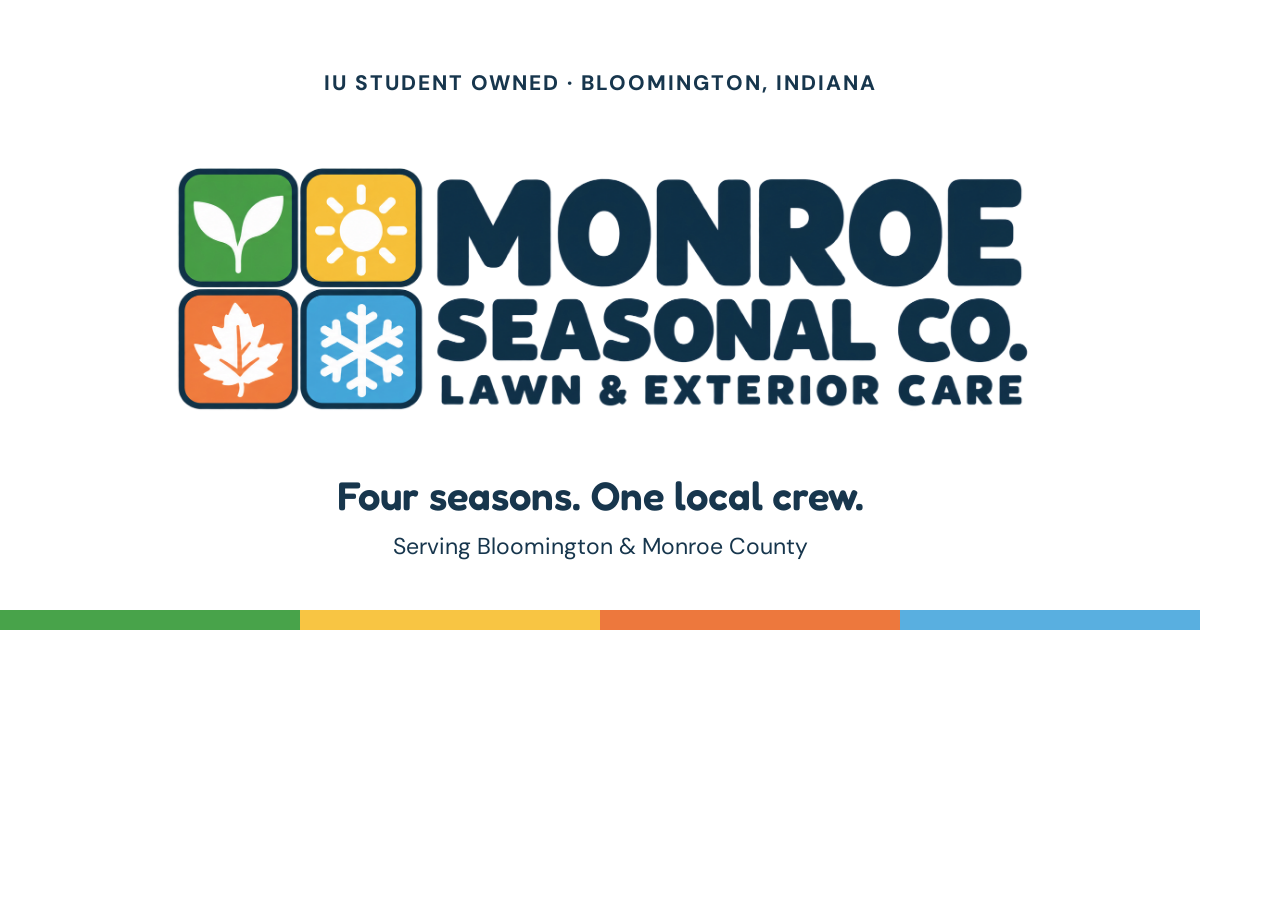
<file: generated-assets/social-card.html>
<!doctype html><html lang="en"><head><meta charset="utf-8"><title>Monroe Seasonal Co. sharing image</title><style>
@font-face{font-family:Fredoka;src:url('../website/fonts/fredoka.ttf');font-weight:300 700}@font-face{font-family:'DM Sans';src:url('../website/fonts/dm-sans.ttf');font-weight:100 1000}*{box-sizing:border-box}body{margin:0;width:1200px;height:630px;background:#fff;color:#17364D;display:flex;flex-direction:column;align-items:center;justify-content:center;padding:40px;position:relative;font-family:'DM Sans',Arial,sans-serif}.label{font-weight:800;font-size:21px;letter-spacing:2px;text-transform:uppercase;margin-top:0}img{width:900px;height:auto;max-height:380px;object-fit:contain}h1{font:600 40px Fredoka,Arial,sans-serif;margin:0 0 12px}p{font-size:23px;margin:0}.stripe{height:20px;position:absolute;bottom:0;left:0;right:0;display:flex}.stripe i{width:25%}.stripe i:nth-child(1){background:#48A34A}.stripe i:nth-child(2){background:#F8C543}.stripe i:nth-child(3){background:#ED783D}.stripe i:nth-child(4){background:#59AFE0}
</style></head><body><div class="label">IU student owned · Bloomington, Indiana</div><img src="../website/images/brand/logo.png" alt="Monroe Seasonal Co."><h1>Four seasons. One local crew.</h1><p>Serving Bloomington &amp; Monroe County</p><div class="stripe"><i></i><i></i><i></i><i></i></div></body></html>
</file>
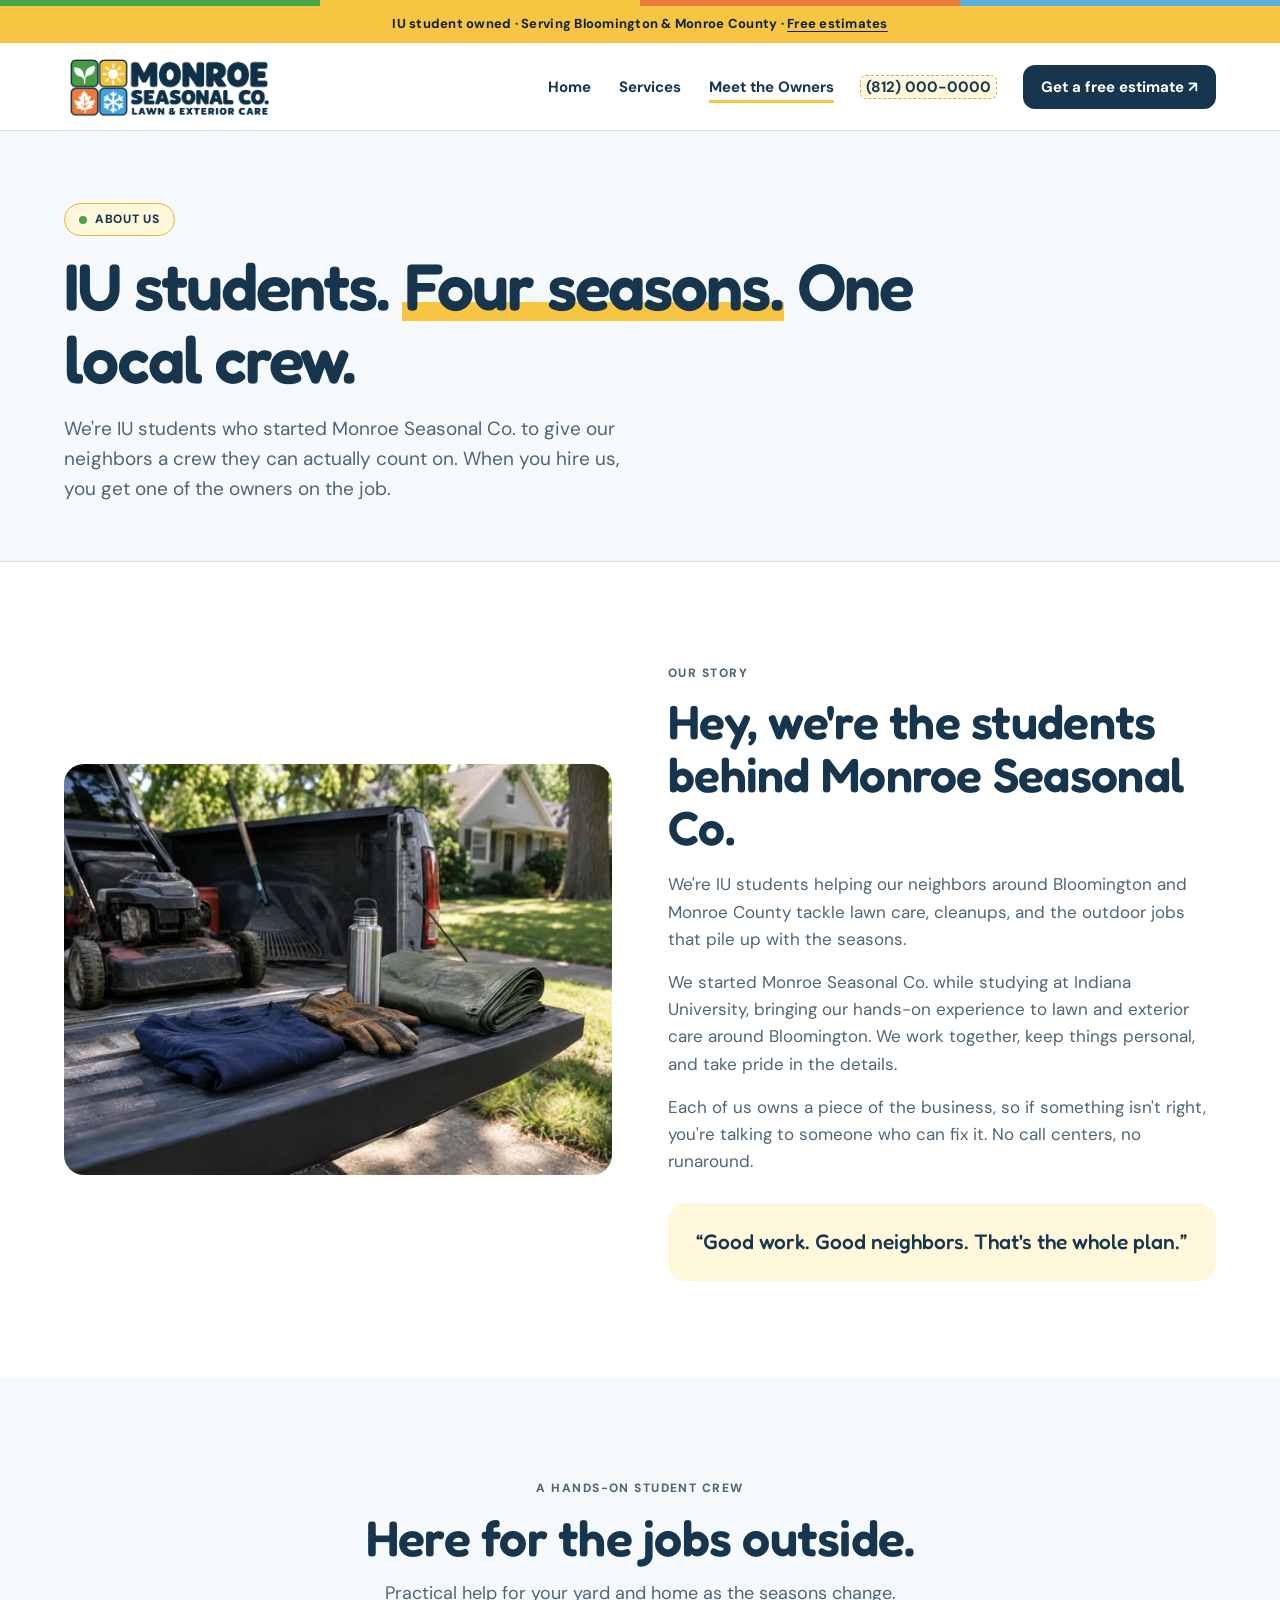
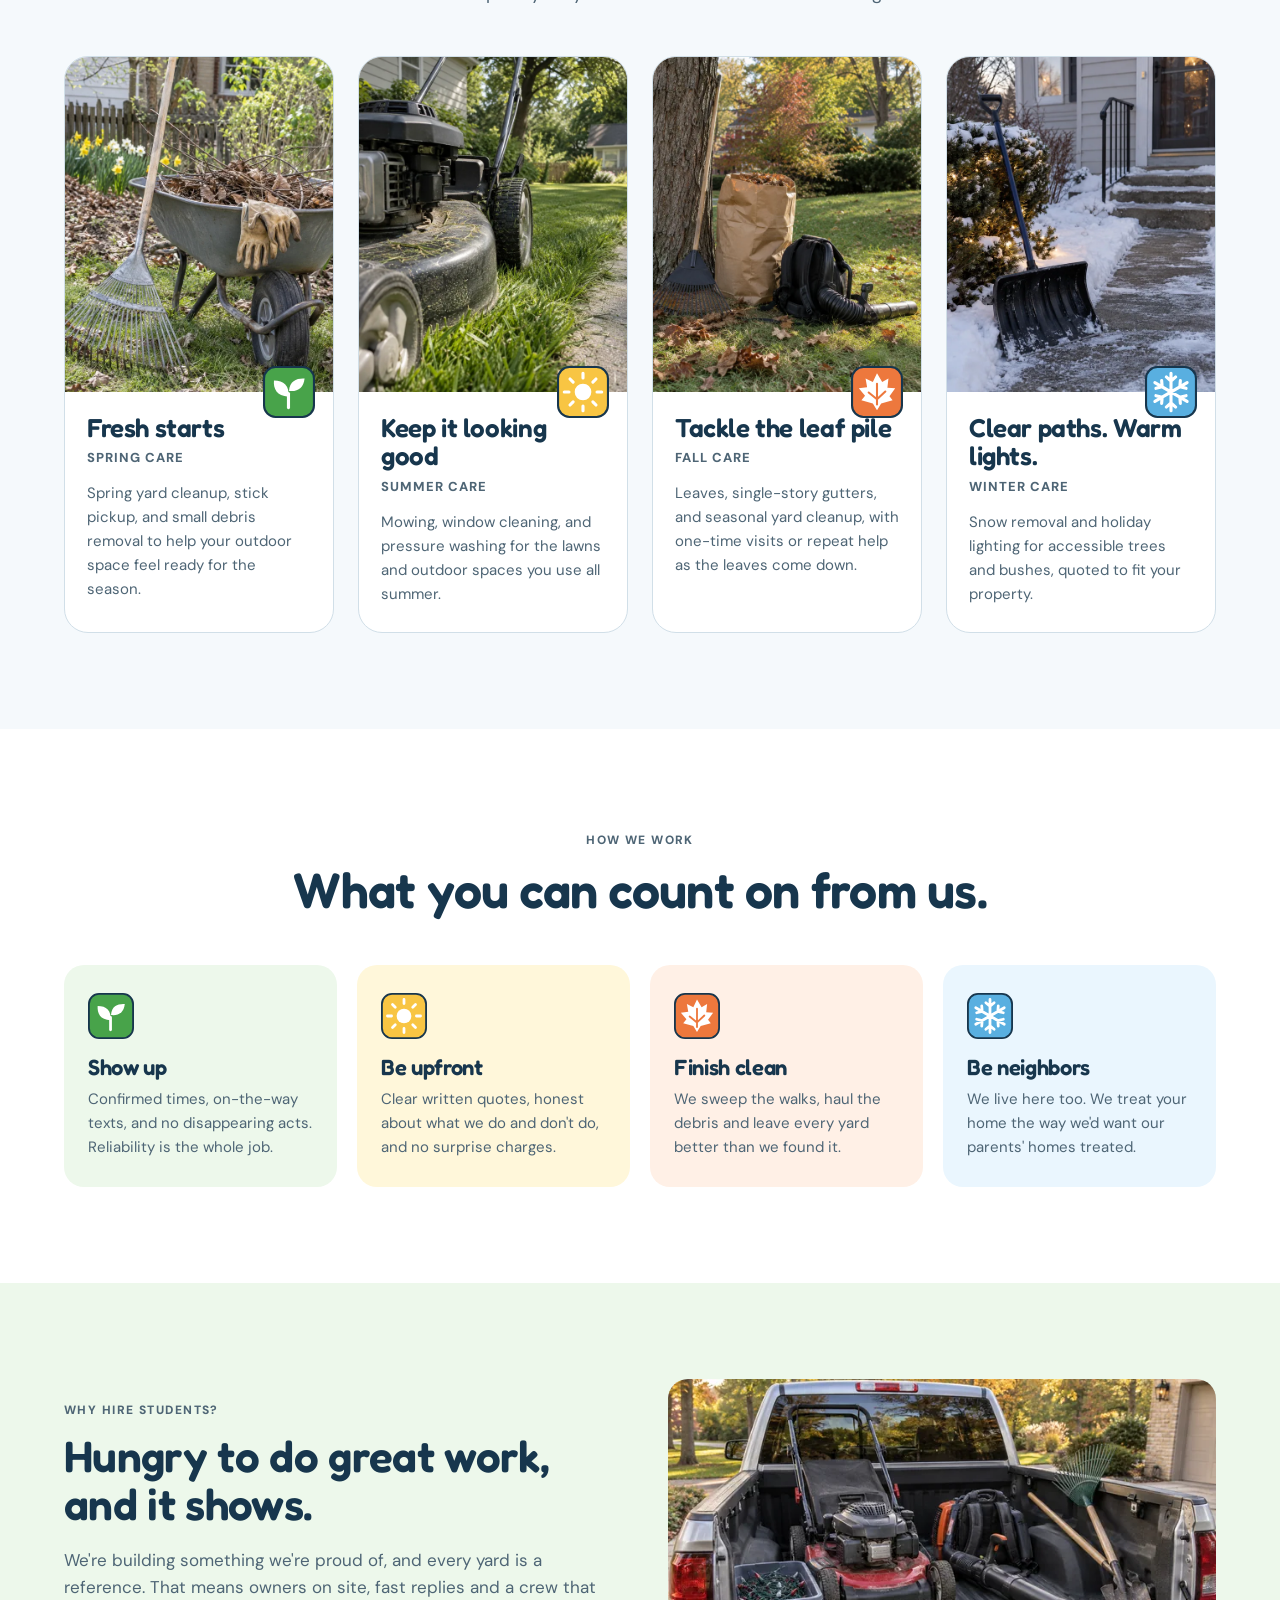
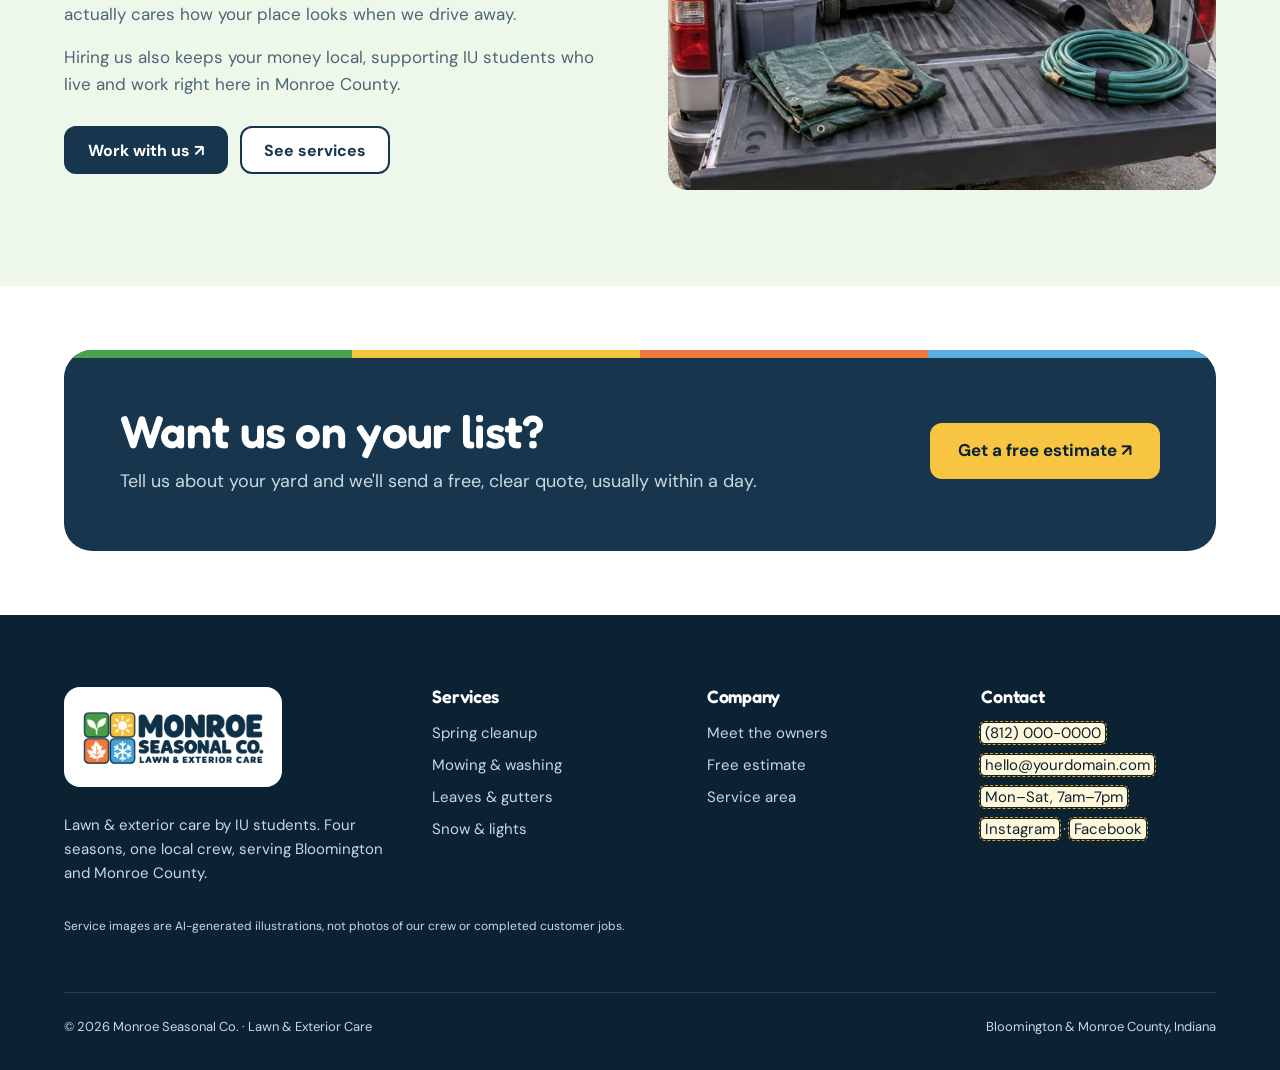
<file: website/about.html>
<!doctype html>
<html lang="en">
<head>
  <meta charset="utf-8">
  <meta name="viewport" content="width=device-width, initial-scale=1">
  <title>Meet the Owners | Monroe Seasonal Co.</title>
  <meta property="og:image" content="images/photos/og-share.jpg">
  <meta name="description" content="Meet the IU students who own and run Monroe Seasonal Co., lawn and exterior care for Bloomington and Monroe County.">
  <link rel="icon" href="images/brand/favicon.svg" type="image/svg+xml">
  <link rel="icon" href="images/brand/favicon.png" type="image/png">
  <link rel="stylesheet" href="css/styles.css">
</head>
<body>
<a class="skip" href="#main">Skip to content</a>

<div class="stripe" aria-hidden="true"><span></span><span></span><span></span><span></span></div>
<div class="announce">IU student owned · Serving Bloomington &amp; Monroe County · <a href="contact.html">Free estimates</a></div>

<header class="site-header">
  <nav class="container nav" aria-label="Main">
    <a class="brand" href="index.html"><img src="images/brand/logo.png" alt="Monroe Seasonal Co. — Lawn &amp; Exterior Care" width="1942" height="809"></a>
    <button class="nav-toggle" aria-expanded="false" aria-controls="nav-links" aria-label="Open menu"><span></span></button>
    <ul class="nav-links" id="nav-links">
      <li><a href="index.html">Home</a></li>
      <li><a href="services.html">Services</a></li>
      <li><a href="about.html" aria-current="page">Meet the Owners</a></li>
      <li><a class="nav-phone" href="tel:+18120000000"><span class="todo">(812) 000-0000</span></a></li>
      <li><a class="btn btn--sm" href="contact.html">Get a free estimate ↗</a></li>
    </ul>
  </nav>
</header>

<main id="main">
  <section class="page-hero">
    <div class="container">
      <span class="pill">About us</span>
      <h1>IU students. <span class="hl">Four seasons.</span> One local crew.</h1>
      <p class="lead">We're IU students who started Monroe Seasonal Co. to give our neighbors a crew they can actually count on. When you hire us, you get one of the owners on the job.</p>
    </div>
  </section>

  <!-- ===== STORY ===== -->
  <section class="section">
    <div class="container story">
      <figure class="asset asset--spring has-image" style="--ratio:4/3" >
          <picture>
            <source type="image/webp" srcset="images/photos/about-ready-to-work-640.webp 640w, images/photos/about-ready-to-work.webp 1600w" sizes="(max-width: 700px) calc(100vw - 40px), (max-width: 1080px) 50vw, 600px">
            <img src="images/photos/about-ready-to-work.jpg" srcset="images/photos/about-ready-to-work-640.jpg 640w, images/photos/about-ready-to-work.jpg 1600w" sizes="(max-width: 700px) calc(100vw - 40px), (max-width: 1080px) 50vw, 600px" alt="Work gloves, a navy shirt, and yard tools ready for a day outside" width="1600" height="1200" loading="lazy" decoding="async">
          </picture>
        </figure>
      <div>
        <span class="eyebrow">Our story</span>
        <h2 style="font-size:clamp(34px,4.2vw,48px);margin:10px 0 18px">Hey, we're the students behind Monroe Seasonal Co.</h2>
        <p class="muted">We're IU students helping our neighbors around Bloomington and Monroe County tackle lawn care, cleanups, and the outdoor jobs that pile up with the seasons.</p>
        <p class="muted">We started Monroe Seasonal Co. while studying at Indiana University, bringing our hands-on experience to lawn and exterior care around Bloomington. We work together, keep things personal, and take pride in the details.</p>
        <p class="muted">Each of us owns a piece of the business, so if something isn't right, you're talking to someone who can fix it. No call centers, no runaround.</p>
        <blockquote class="story-quote">“Good work. Good neighbors. That's the whole plan.”</blockquote>
      </div>
    </div>
  </section>

  <!-- ===== SEASONAL WORK ===== -->
  <section class="section section--paper" id="owners"><div class="container">
    <div class="section-head section-head--center"><span class="eyebrow">A hands-on student crew</span><h2>Here for the jobs outside.</h2><p>Practical help for your yard and home as the seasons change.</p></div>
    <div class="owners"><article class="owner"><figure class="asset asset--spring has-image" style="--ratio:800/1000" >
          <picture>
            <source type="image/webp" srcset="images/photos/crew-spring-640.webp 640w, images/photos/crew-spring.webp 800w" sizes="(max-width: 700px) calc(100vw - 40px), (max-width: 1080px) 50vw, 600px">
            <img src="images/photos/crew-spring.jpg" srcset="images/photos/crew-spring-640.jpg 640w, images/photos/crew-spring.jpg 800w" sizes="(max-width: 700px) calc(100vw - 40px), (max-width: 1080px) 50vw, 600px" alt="Wheelbarrow, rake and work gloves ready for a spring yard cleanup" width="800" height="1000" loading="lazy" decoding="async">
          </picture>
        </figure><div class="owner-body"><img class="owner-season" src="images/brand/spring.svg" alt=""><h3>Fresh starts</h3><p class="role">Spring care</p><p>Spring yard cleanup, stick pickup, and small debris removal to help your outdoor space feel ready for the season.</p></div></article><article class="owner"><figure class="asset asset--summer has-image" style="--ratio:800/1000" >
          <picture>
            <source type="image/webp" srcset="images/photos/crew-summer-640.webp 640w, images/photos/crew-summer.webp 800w" sizes="(max-width: 700px) calc(100vw - 40px), (max-width: 1080px) 50vw, 600px">
            <img src="images/photos/crew-summer.jpg" srcset="images/photos/crew-summer-640.jpg 640w, images/photos/crew-summer.jpg 800w" sizes="(max-width: 700px) calc(100vw - 40px), (max-width: 1080px) 50vw, 600px" alt="Push mower beside a recently cut lawn in summer sunlight" width="800" height="1000" loading="lazy" decoding="async">
          </picture>
        </figure><div class="owner-body"><img class="owner-season" src="images/brand/summer.svg" alt=""><h3>Keep it looking good</h3><p class="role">Summer care</p><p>Mowing, window cleaning, and pressure washing for the lawns and outdoor spaces you use all summer.</p></div></article><article class="owner"><figure class="asset asset--fall has-image" style="--ratio:800/1000" >
          <picture>
            <source type="image/webp" srcset="images/photos/crew-fall-640.webp 640w, images/photos/crew-fall.webp 800w" sizes="(max-width: 700px) calc(100vw - 40px), (max-width: 1080px) 50vw, 600px">
            <img src="images/photos/crew-fall.jpg" srcset="images/photos/crew-fall-640.jpg 640w, images/photos/crew-fall.jpg 800w" sizes="(max-width: 700px) calc(100vw - 40px), (max-width: 1080px) 50vw, 600px" alt="Leaf bags and fall cleanup equipment on an autumn lawn" width="800" height="1000" loading="lazy" decoding="async">
          </picture>
        </figure><div class="owner-body"><img class="owner-season" src="images/brand/fall.svg" alt=""><h3>Tackle the leaf pile</h3><p class="role">Fall care</p><p>Leaves, single-story gutters, and seasonal yard cleanup, with one-time visits or repeat help as the leaves come down.</p></div></article><article class="owner"><figure class="asset asset--winter has-image" style="--ratio:800/1000" >
          <picture>
            <source type="image/webp" srcset="images/photos/crew-winter-640.webp 640w, images/photos/crew-winter.webp 800w" sizes="(max-width: 700px) calc(100vw - 40px), (max-width: 1080px) 50vw, 600px">
            <img src="images/photos/crew-winter.jpg" srcset="images/photos/crew-winter-640.jpg 640w, images/photos/crew-winter.jpg 800w" sizes="(max-width: 700px) calc(100vw - 40px), (max-width: 1080px) 50vw, 600px" alt="Snow shovel beside a clear walkway and a softly lit winter bush" width="800" height="1000" loading="lazy" decoding="async">
          </picture>
        </figure><div class="owner-body"><img class="owner-season" src="images/brand/winter.svg" alt=""><h3>Clear paths. Warm lights.</h3><p class="role">Winter care</p><p>Snow removal and holiday lighting for accessible trees and bushes, quoted to fit your property.</p></div></article></div>
  </div></section>

  <!-- ===== VALUES ===== -->
  <section class="section">
    <div class="container">
      <div class="section-head section-head--center">
        <span class="eyebrow">How we work</span>
        <h2>What you can count on from us.</h2>
      </div>
      <div class="values">
        <div class="value spring"><img src="images/brand/spring.svg" alt=""><h3>Show up</h3><p>Confirmed times, on-the-way texts, and no disappearing acts. Reliability is the whole job.</p></div>
        <div class="value summer"><img src="images/brand/summer.svg" alt=""><h3>Be upfront</h3><p>Clear written quotes, honest about what we do and don't do, and no surprise charges.</p></div>
        <div class="value fall"><img src="images/brand/fall.svg" alt=""><h3>Finish clean</h3><p>We sweep the walks, haul the debris and leave every yard better than we found it.</p></div>
        <div class="value winter"><img src="images/brand/winter.svg" alt=""><h3>Be neighbors</h3><p>We live here too. We treat your home the way we'd want our parents' homes treated.</p></div>
      </div>
    </div>
  </section>

  <!-- ===== EQUIPMENT / BEHIND THE SCENES ===== -->
  <section class="section section--spring">
    <div class="container story">
      <div>
        <span class="eyebrow">Why hire students?</span>
        <h2 style="font-size:clamp(32px,4vw,44px);margin:10px 0 18px">Hungry to do great work, and it shows.</h2>
        <p class="muted">We're building something we're proud of, and every yard is a reference. That means owners on site, fast replies and a crew that actually cares how your place looks when we drive away.</p>
        <p class="muted">Hiring us also keeps your money local, supporting IU students who live and work right here in Monroe County.</p>
        <div class="actions" style="margin-top:28px"><a class="btn" href="contact.html">Work with us ↗</a><a class="btn btn--ghost" href="services.html">See services</a></div>
      </div>
      <figure class="asset asset--spring has-image" style="--ratio:4/3" >
          <picture>
            <source type="image/webp" srcset="images/photos/about-equipment-640.webp 640w, images/photos/about-equipment.webp 1400w" sizes="(max-width: 700px) calc(100vw - 40px), (max-width: 1080px) 50vw, 600px">
            <img src="images/photos/about-equipment.jpg" srcset="images/photos/about-equipment-640.jpg 640w, images/photos/about-equipment.jpg 1400w" sizes="(max-width: 700px) calc(100vw - 40px), (max-width: 1080px) 50vw, 600px" alt="Lawn and exterior-care equipment organized in a pickup bed" width="1400" height="1050" loading="lazy" decoding="async">
          </picture>
        </figure>
    </div>
  </section>

  <section class="section section--tight">
    <div class="container">
      <div class="cta-band">
        <div>
          <h2>Want us on your list?</h2>
          <p>Tell us about your yard and we'll send a free, clear quote, usually within a day.</p>
        </div>
        <div class="actions">
          <a class="btn btn--lg" href="contact.html">Get a free estimate ↗</a>
        </div>
      </div>
    </div>
  </section>
</main>

<footer class="site-footer">
  <div class="container">
    <div class="footer-grid">
      <div>
        <a class="footer-logo" href="index.html"><img src="images/brand/logo.png" alt="Monroe Seasonal Co." width="1942" height="809"></a>
        <p>Lawn &amp; exterior care by IU students. Four seasons, one local crew, serving Bloomington and Monroe County.</p>
      </div>
      <div>
        <h4>Services</h4>
        <ul>
          <li><a href="services.html#spring">Spring cleanup</a></li>
          <li><a href="services.html#summer">Mowing &amp; washing</a></li>
          <li><a href="services.html#fall">Leaves &amp; gutters</a></li>
          <li><a href="services.html#winter">Snow &amp; lights</a></li>
        </ul>
      </div>
      <div>
        <h4>Company</h4>
        <ul>
          <li><a href="about.html">Meet the owners</a></li>
          <li><a href="contact.html">Free estimate</a></li>
          <li><a href="index.html#services">Service area</a></li>
        </ul>
      </div>
      <div>
        <h4>Contact</h4>
        <ul>
          <li><a href="tel:+18120000000"><span class="todo">(812) 000-0000</span></a></li>
          <li><a href="mailto:hello@example.com"><span class="todo">hello@yourdomain.com</span></a></li>
          <li><span class="todo">Mon–Sat, 7am–7pm</span></li>
          <li><span class="todo">Instagram</span> · <span class="todo">Facebook</span></li>
        </ul>
      </div>
    </div>
    <p class="photo-note">Service images are AI-generated illustrations, not photos of our crew or completed customer jobs.</p>
    <div class="footer-bottom">
      <span>© <span data-year>2026</span> Monroe Seasonal Co. · Lawn &amp; Exterior Care</span>
      <span>Bloomington &amp; Monroe County, Indiana</span>
    </div>
  </div>
</footer>

<script src="js/main.js"></script>
</body>
</html>
</file>
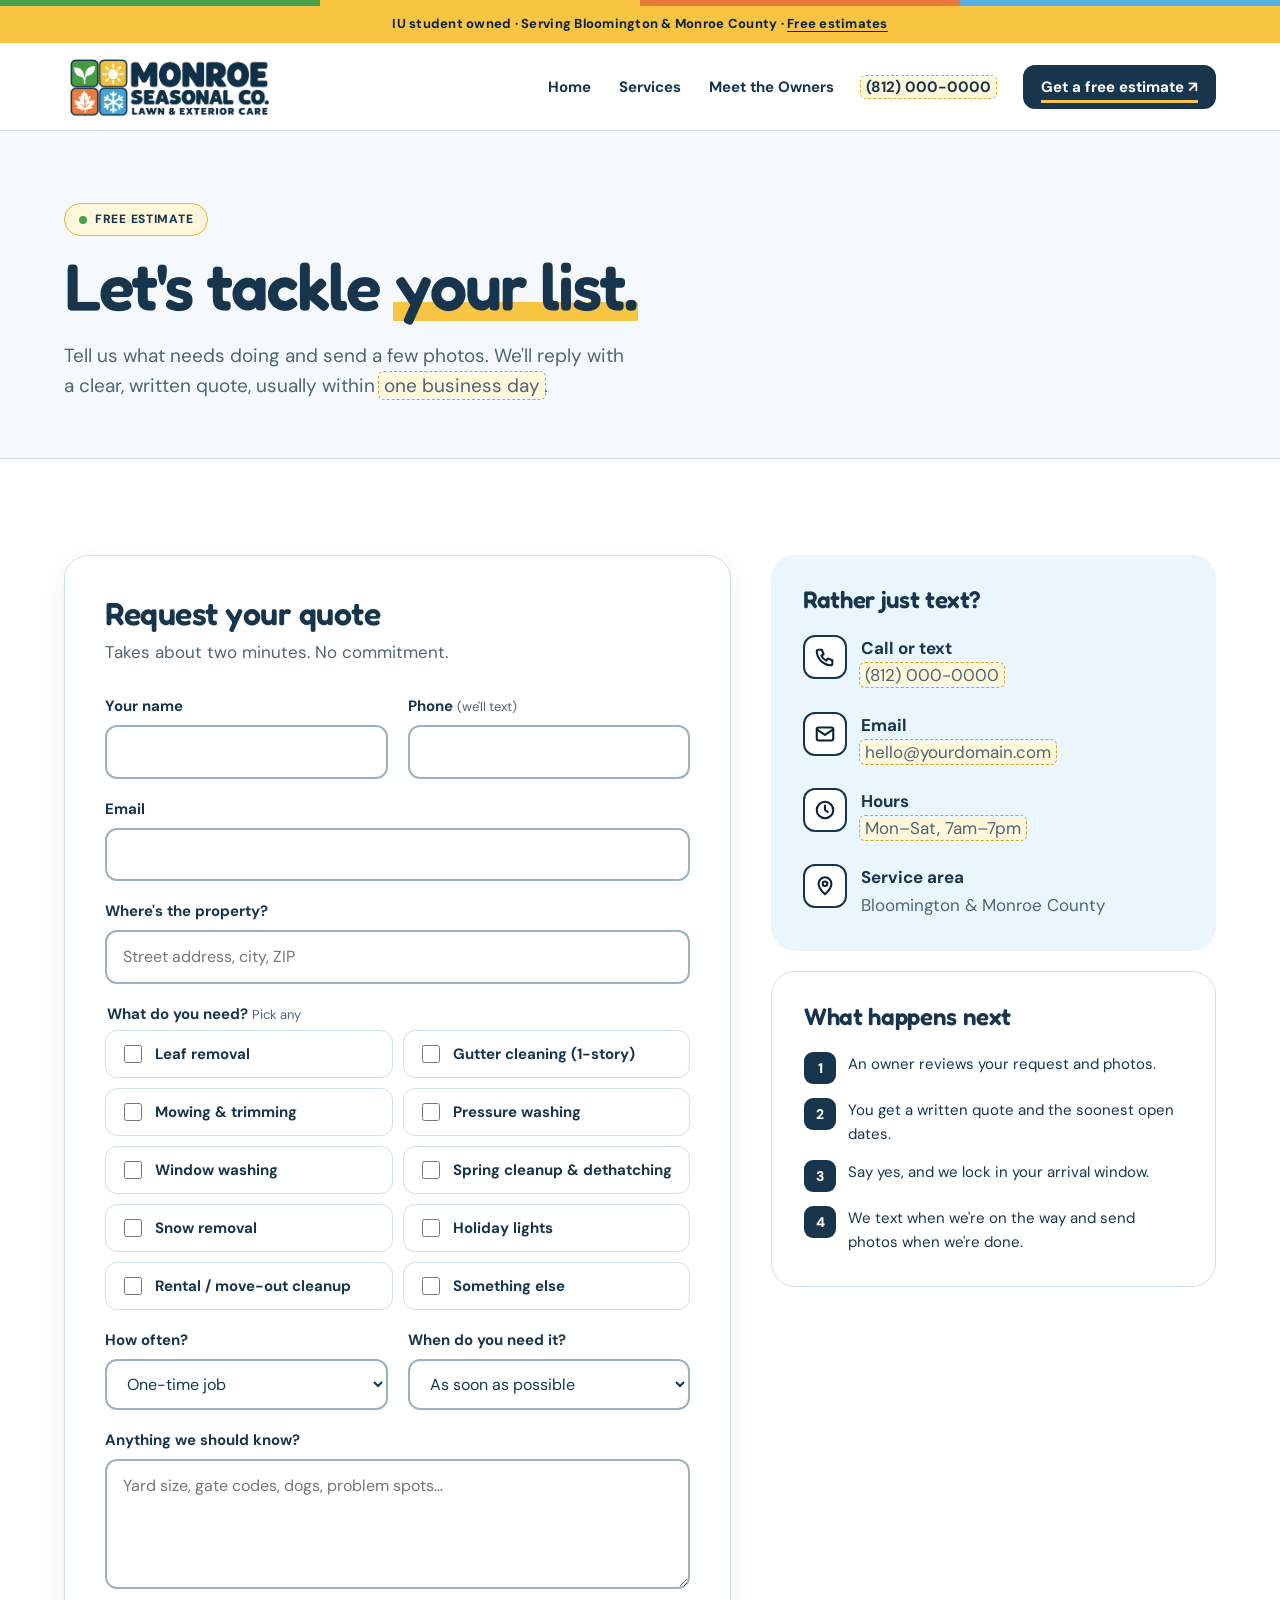
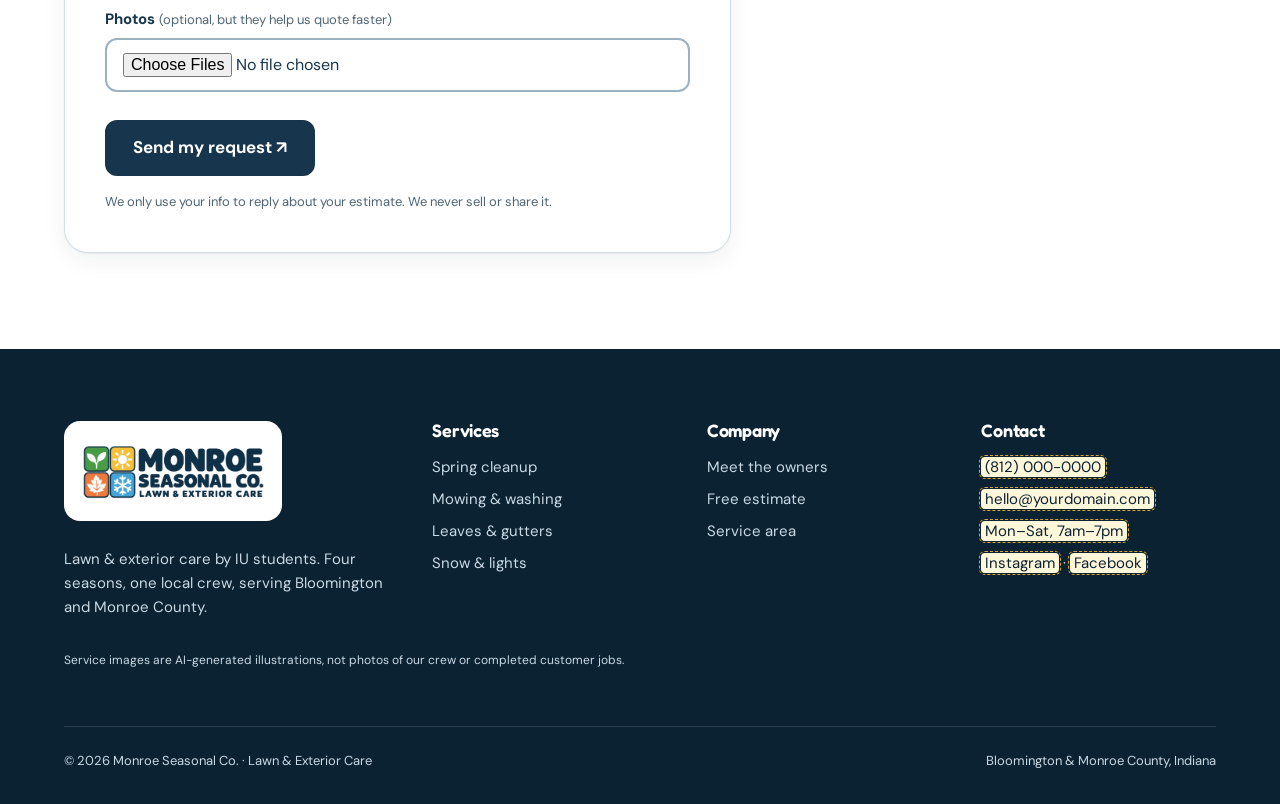
<file: website/contact.html>
<!doctype html>
<html lang="en">
<head>
  <meta charset="utf-8">
  <meta name="viewport" content="width=device-width, initial-scale=1">
  <title>Free Estimate | Monroe Seasonal Co.</title>
  <meta property="og:image" content="images/photos/og-share.jpg">
  <meta name="description" content="Get a free, written quote for lawn and exterior care in Bloomington and Monroe County. Send us a few photos and we'll get back to you fast.">
  <link rel="icon" href="images/brand/favicon.svg" type="image/svg+xml">
  <link rel="icon" href="images/brand/favicon.png" type="image/png">
  <link rel="stylesheet" href="css/styles.css">
</head>
<body>
<a class="skip" href="#main">Skip to content</a>

<div class="stripe" aria-hidden="true"><span></span><span></span><span></span><span></span></div>
<div class="announce">IU student owned · Serving Bloomington &amp; Monroe County · <a href="contact.html">Free estimates</a></div>

<header class="site-header">
  <nav class="container nav" aria-label="Main">
    <a class="brand" href="index.html"><img src="images/brand/logo.png" alt="Monroe Seasonal Co. — Lawn &amp; Exterior Care" width="1942" height="809"></a>
    <button class="nav-toggle" aria-expanded="false" aria-controls="nav-links" aria-label="Open menu"><span></span></button>
    <ul class="nav-links" id="nav-links">
      <li><a href="index.html">Home</a></li>
      <li><a href="services.html">Services</a></li>
      <li><a href="about.html">Meet the Owners</a></li>
      <li><a class="nav-phone" href="tel:+18120000000"><span class="todo">(812) 000-0000</span></a></li>
      <li><a class="btn btn--sm" href="contact.html" aria-current="page">Get a free estimate ↗</a></li>
    </ul>
  </nav>
</header>

<main id="main">
  <section class="page-hero">
    <div class="container">
      <span class="pill">Free estimate</span>
      <h1>Let's tackle <span class="hl">your list.</span></h1>
      <p class="lead">Tell us what needs doing and send a few photos. We'll reply with a clear, written quote, usually within <span class="todo">one business day</span>.</p>
    </div>
  </section>

  <section class="section">
    <div class="container contact-grid">
      <!-- To make this form send email, add an action URL from a form service
           (e.g. Formspree, Netlify Forms, Basin) — see README.md. -->
      <form class="form-card" id="estimate-form" method="post" enctype="multipart/form-data">
        <h2>Request your quote</h2>
        <p class="muted">Takes about two minutes. No commitment.</p>

        <div class="form-grid">
          <div class="field">
            <label for="name">Your name</label>
            <input class="input" id="name" name="name" autocomplete="name" required>
          </div>
          <div class="field">
            <label for="phone">Phone <span class="hint">(we'll text)</span></label>
            <input class="input" id="phone" name="phone" type="tel" autocomplete="tel" required>
          </div>
          <div class="field field--full">
            <label for="email">Email</label>
            <input class="input" id="email" name="email" type="email" autocomplete="email" required>
          </div>
          <div class="field field--full">
            <label for="address">Where's the property?</label>
            <input class="input" id="address" name="address" autocomplete="street-address" placeholder="Street address, city, ZIP" required>
          </div>

          <fieldset class="field field--full">
            <legend>What do you need? <span class="hint">Pick any</span></legend>
            <div class="checks">
              <label class="check"><input type="checkbox" name="services" value="Leaf removal" data-season="fall"> Leaf removal</label>
              <label class="check"><input type="checkbox" name="services" value="Gutter cleaning" data-season="fall"> Gutter cleaning (1-story)</label>
              <label class="check"><input type="checkbox" name="services" value="Mowing" data-season="summer"> Mowing &amp; trimming</label>
              <label class="check"><input type="checkbox" name="services" value="Pressure washing" data-season="summer"> Pressure washing</label>
              <label class="check"><input type="checkbox" name="services" value="Window washing" data-season="summer"> Window washing</label>
              <label class="check"><input type="checkbox" name="services" value="Spring cleanup" data-season="spring"> Spring cleanup &amp; dethatching</label>
              <label class="check"><input type="checkbox" name="services" value="Snow removal" data-season="winter"> Snow removal</label>
              <label class="check"><input type="checkbox" name="services" value="Holiday lights" data-season="winter"> Holiday lights</label>
              <label class="check"><input type="checkbox" name="services" value="Rental cleanup" data-season="rental"> Rental / move-out cleanup</label>
              <label class="check"><input type="checkbox" name="services" value="Something else"> Something else</label>
            </div>
          </fieldset>

          <div class="field">
            <label for="frequency">How often?</label>
            <select class="input" id="frequency" name="frequency">
              <option>One-time job</option>
              <option>Weekly</option>
              <option>Every other week</option>
              <option>Every time it snows</option>
              <option>Not sure yet</option>
            </select>
          </div>
          <div class="field">
            <label for="when">When do you need it?</label>
            <select class="input" id="when" name="when">
              <option>As soon as possible</option>
              <option>Within 2 weeks</option>
              <option>This month</option>
              <option>Just getting a price</option>
            </select>
          </div>
          <div class="field field--full">
            <label for="details">Anything we should know?</label>
            <textarea class="input" id="details" name="details" placeholder="Yard size, gate codes, dogs, problem spots…"></textarea>
          </div>
          <div class="field field--full">
            <label for="photos">Photos <span class="hint">(optional, but they help us quote faster)</span></label>
            <input class="input" id="photos" name="photos" type="file" accept="image/*" multiple>
          </div>
        </div>

        <div class="actions" style="margin-top:28px"><button class="btn btn--lg" type="submit">Send my request ↗</button></div>
        <p class="form-note">We only use your info to reply about your estimate. We never sell or share it.</p>
        <p class="form-status" id="form-status" role="status">Preview only: this form isn't connected yet. See README.md to hook it up to email before launch.</p>
      </form>

      <aside>
        <div class="side-card winter">
          <h3>Rather just text?</h3>
          <div class="contact-line"><span class="trust-icon" aria-hidden="true"><svg viewBox="0 0 24 24" fill="none" stroke="currentColor" stroke-width="2.25" stroke-linecap="round" stroke-linejoin="round" aria-hidden="true"><path d="M5 4h3.5l2 5-2.5 1.5a11 11 0 0 0 5.5 5.5l1.5-2.5 5 2V19a2 2 0 0 1-2 2A16 16 0 0 1 3 6a2 2 0 0 1 2-2z"/></svg></span><div><strong>Call or text</strong><a href="tel:+18120000000"><span class="todo">(812) 000-0000</span></a></div></div>
          <div class="contact-line"><span class="trust-icon" aria-hidden="true"><svg viewBox="0 0 24 24" fill="none" stroke="currentColor" stroke-width="2.25" stroke-linecap="round" stroke-linejoin="round" aria-hidden="true"><rect x="3" y="5" width="18" height="14" rx="2"/><path d="m3 7 9 6 9-6"/></svg></span><div><strong>Email</strong><a href="mailto:hello@example.com"><span class="todo">hello@yourdomain.com</span></a></div></div>
          <div class="contact-line"><span class="trust-icon" aria-hidden="true"><svg viewBox="0 0 24 24" fill="none" stroke="currentColor" stroke-width="2.25" stroke-linecap="round" stroke-linejoin="round" aria-hidden="true"><circle cx="12" cy="12" r="9"/><path d="M12 7v5l3 2"/></svg></span><div><strong>Hours</strong><span><span class="todo">Mon–Sat, 7am–7pm</span></span></div></div>
          <div class="contact-line"><span class="trust-icon" aria-hidden="true"><svg viewBox="0 0 24 24" fill="none" stroke="currentColor" stroke-width="2.25" stroke-linecap="round" stroke-linejoin="round" aria-hidden="true"><path d="M12 21s-7-6.2-7-11.5a7 7 0 0 1 14 0C19 14.8 12 21 12 21z"/><circle cx="12" cy="9.5" r="2.5"/></svg></span><div><strong>Service area</strong><span>Bloomington &amp; Monroe County</span></div></div>
        </div>
        <div class="side-card" style="margin-top:20px;border:1px solid var(--border)">
          <h3>What happens next</h3>
          <ol class="next-list">
            <li>An owner reviews your request and photos.</li>
            <li>You get a written quote and the soonest open dates.</li>
            <li>Say yes, and we lock in your arrival window.</li>
            <li>We text when we're on the way and send photos when we're done.</li>
          </ol>
        </div>
      </aside>
    </div>
  </section>
</main>

<footer class="site-footer">
  <div class="container">
    <div class="footer-grid">
      <div>
        <a class="footer-logo" href="index.html"><img src="images/brand/logo.png" alt="Monroe Seasonal Co." width="1942" height="809"></a>
        <p>Lawn &amp; exterior care by IU students. Four seasons, one local crew, serving Bloomington and Monroe County.</p>
      </div>
      <div>
        <h4>Services</h4>
        <ul>
          <li><a href="services.html#spring">Spring cleanup</a></li>
          <li><a href="services.html#summer">Mowing &amp; washing</a></li>
          <li><a href="services.html#fall">Leaves &amp; gutters</a></li>
          <li><a href="services.html#winter">Snow &amp; lights</a></li>
        </ul>
      </div>
      <div>
        <h4>Company</h4>
        <ul>
          <li><a href="about.html">Meet the owners</a></li>
          <li><a href="contact.html">Free estimate</a></li>
          <li><a href="index.html#services">Service area</a></li>
        </ul>
      </div>
      <div>
        <h4>Contact</h4>
        <ul>
          <li><a href="tel:+18120000000"><span class="todo">(812) 000-0000</span></a></li>
          <li><a href="mailto:hello@example.com"><span class="todo">hello@yourdomain.com</span></a></li>
          <li><span class="todo">Mon–Sat, 7am–7pm</span></li>
          <li><span class="todo">Instagram</span> · <span class="todo">Facebook</span></li>
        </ul>
      </div>
    </div>
    <p class="photo-note">Service images are AI-generated illustrations, not photos of our crew or completed customer jobs.</p>
    <div class="footer-bottom">
      <span>© <span data-year>2026</span> Monroe Seasonal Co. · Lawn &amp; Exterior Care</span>
      <span>Bloomington &amp; Monroe County, Indiana</span>
    </div>
  </div>
</footer>

<script src="js/main.js"></script>
</body>
</html>
</file>
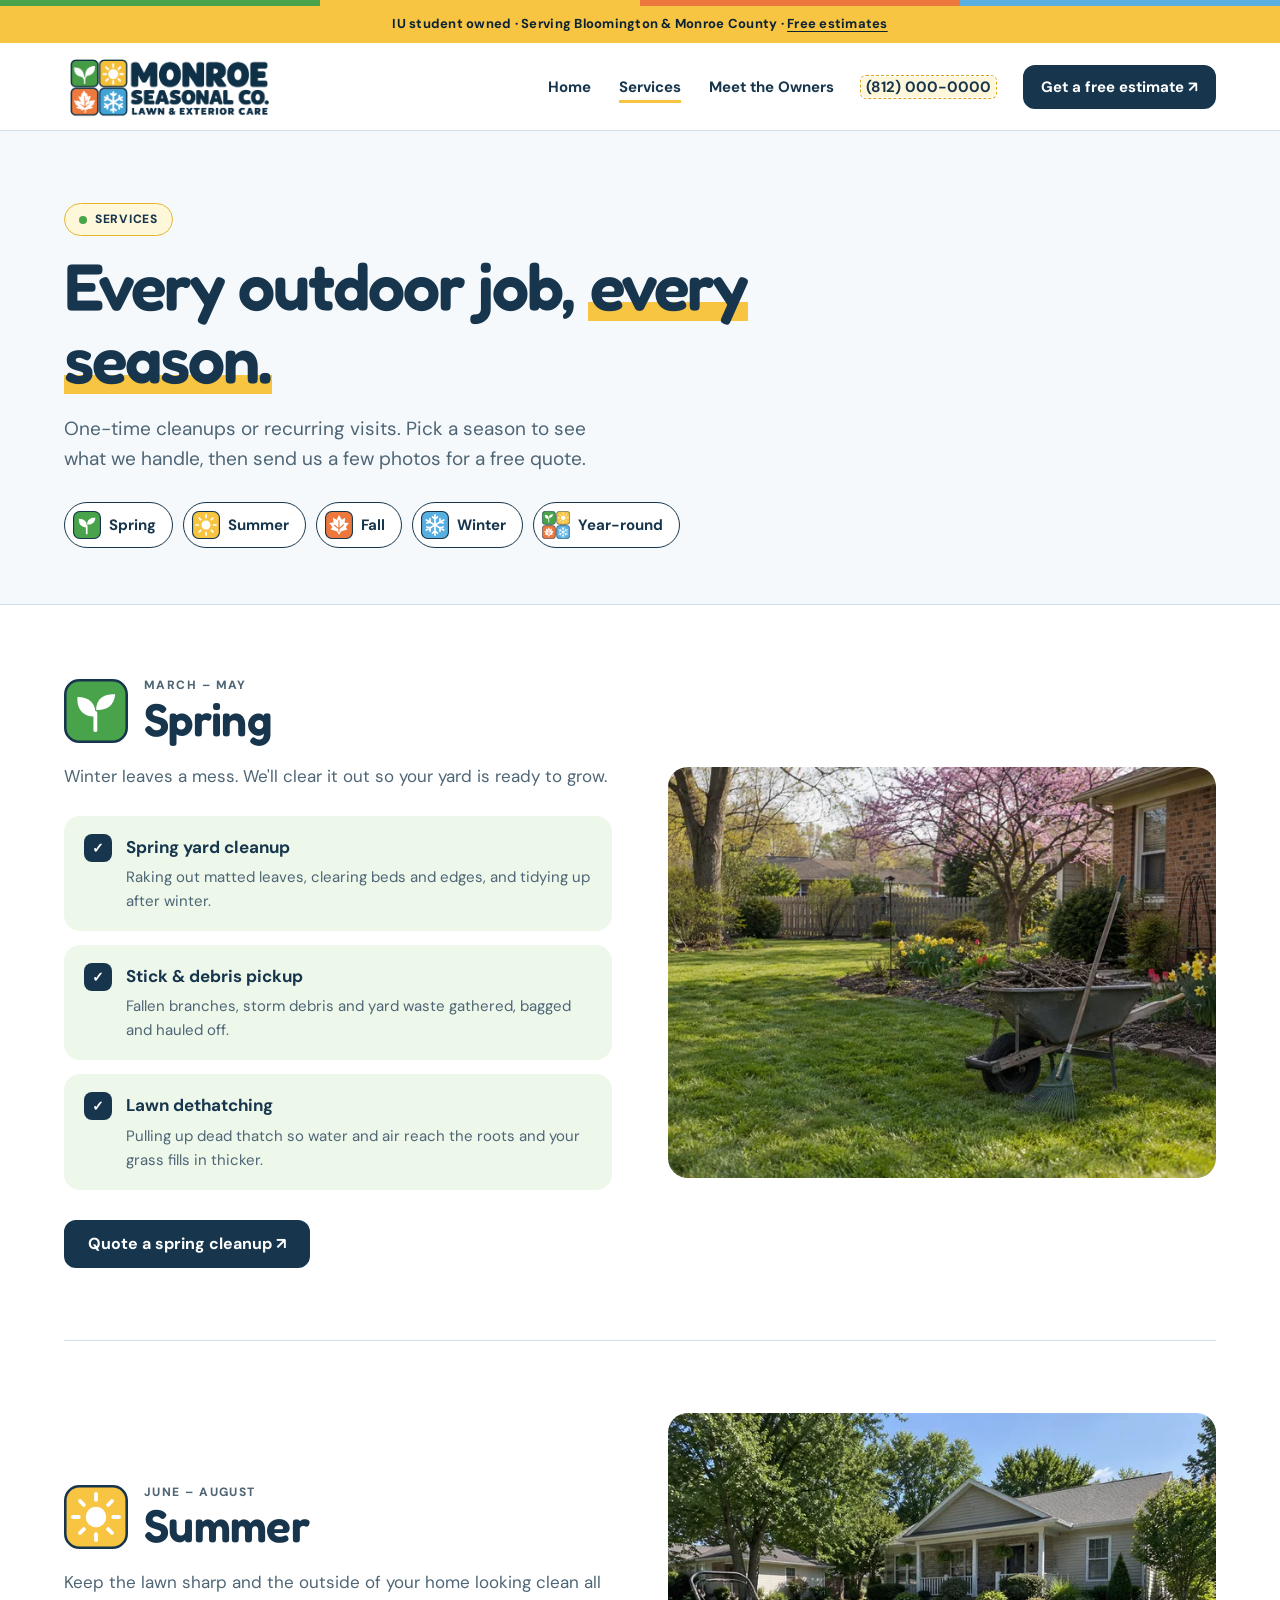
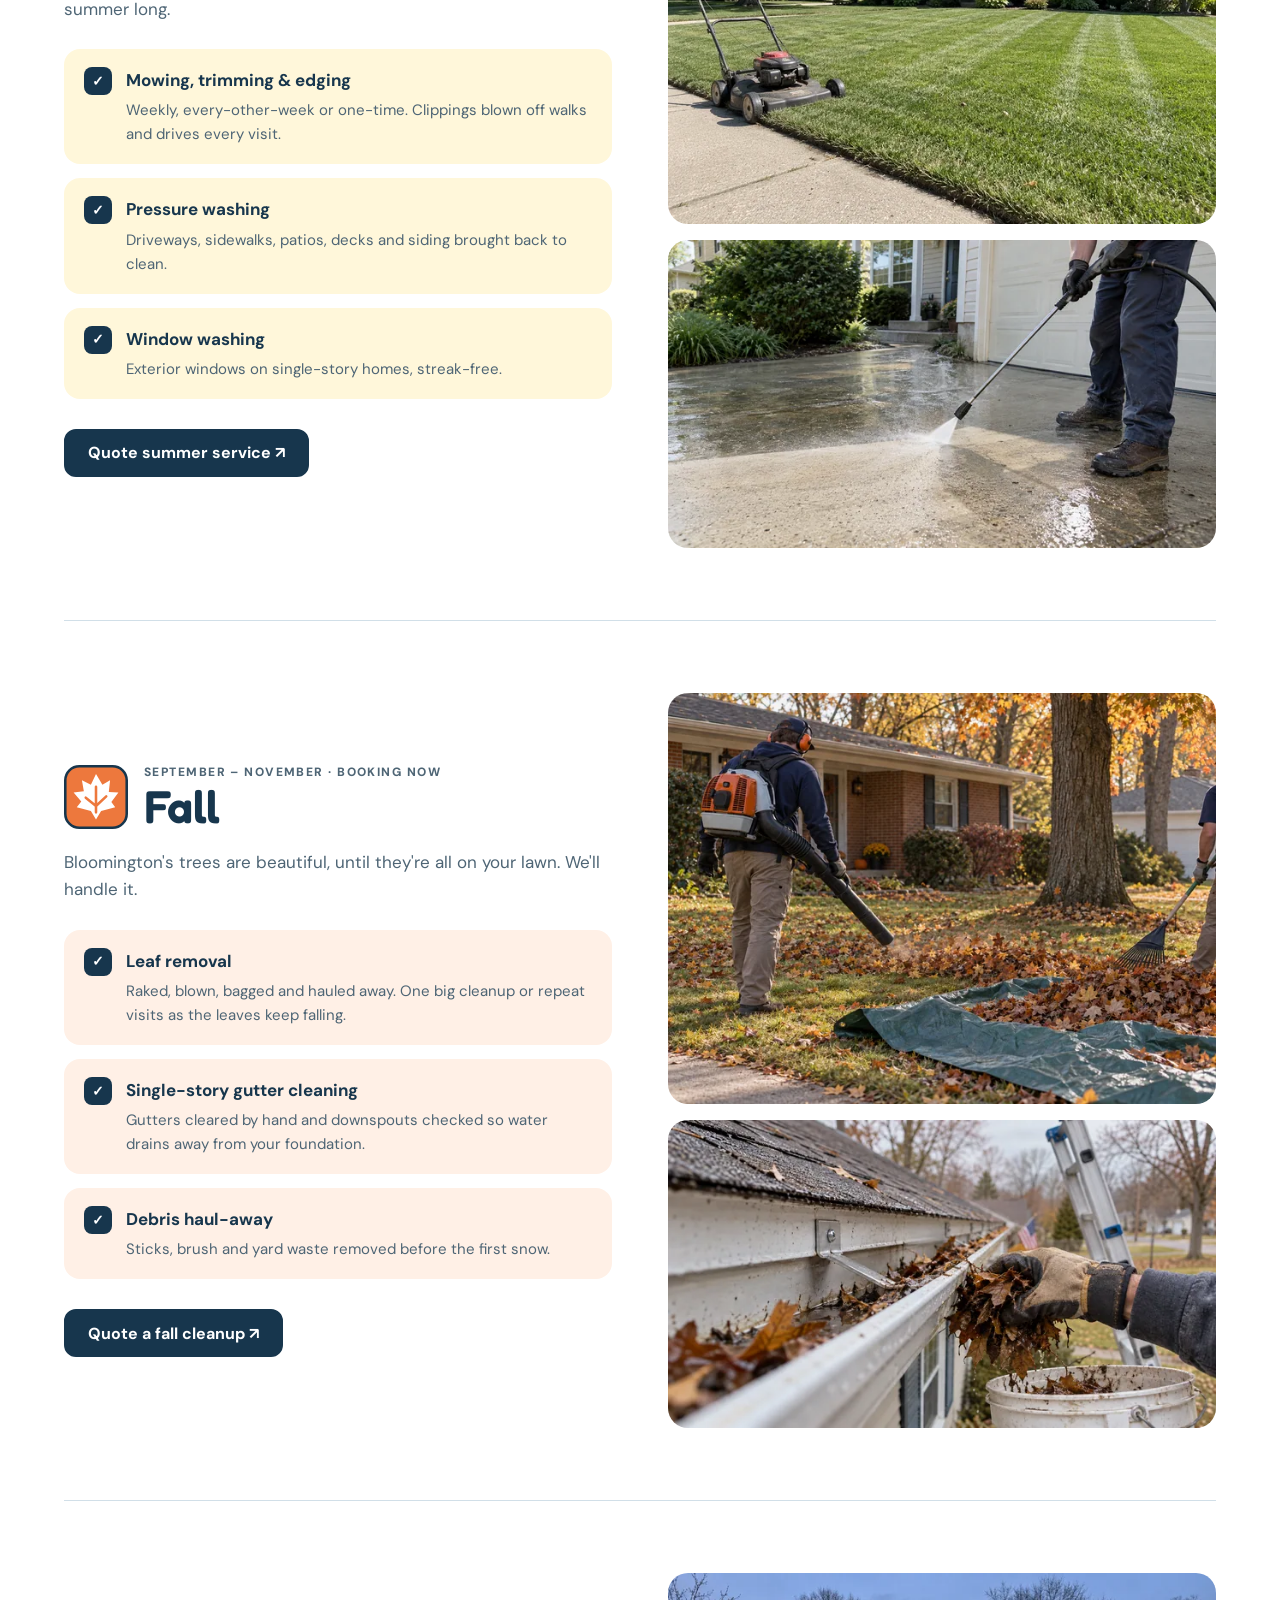
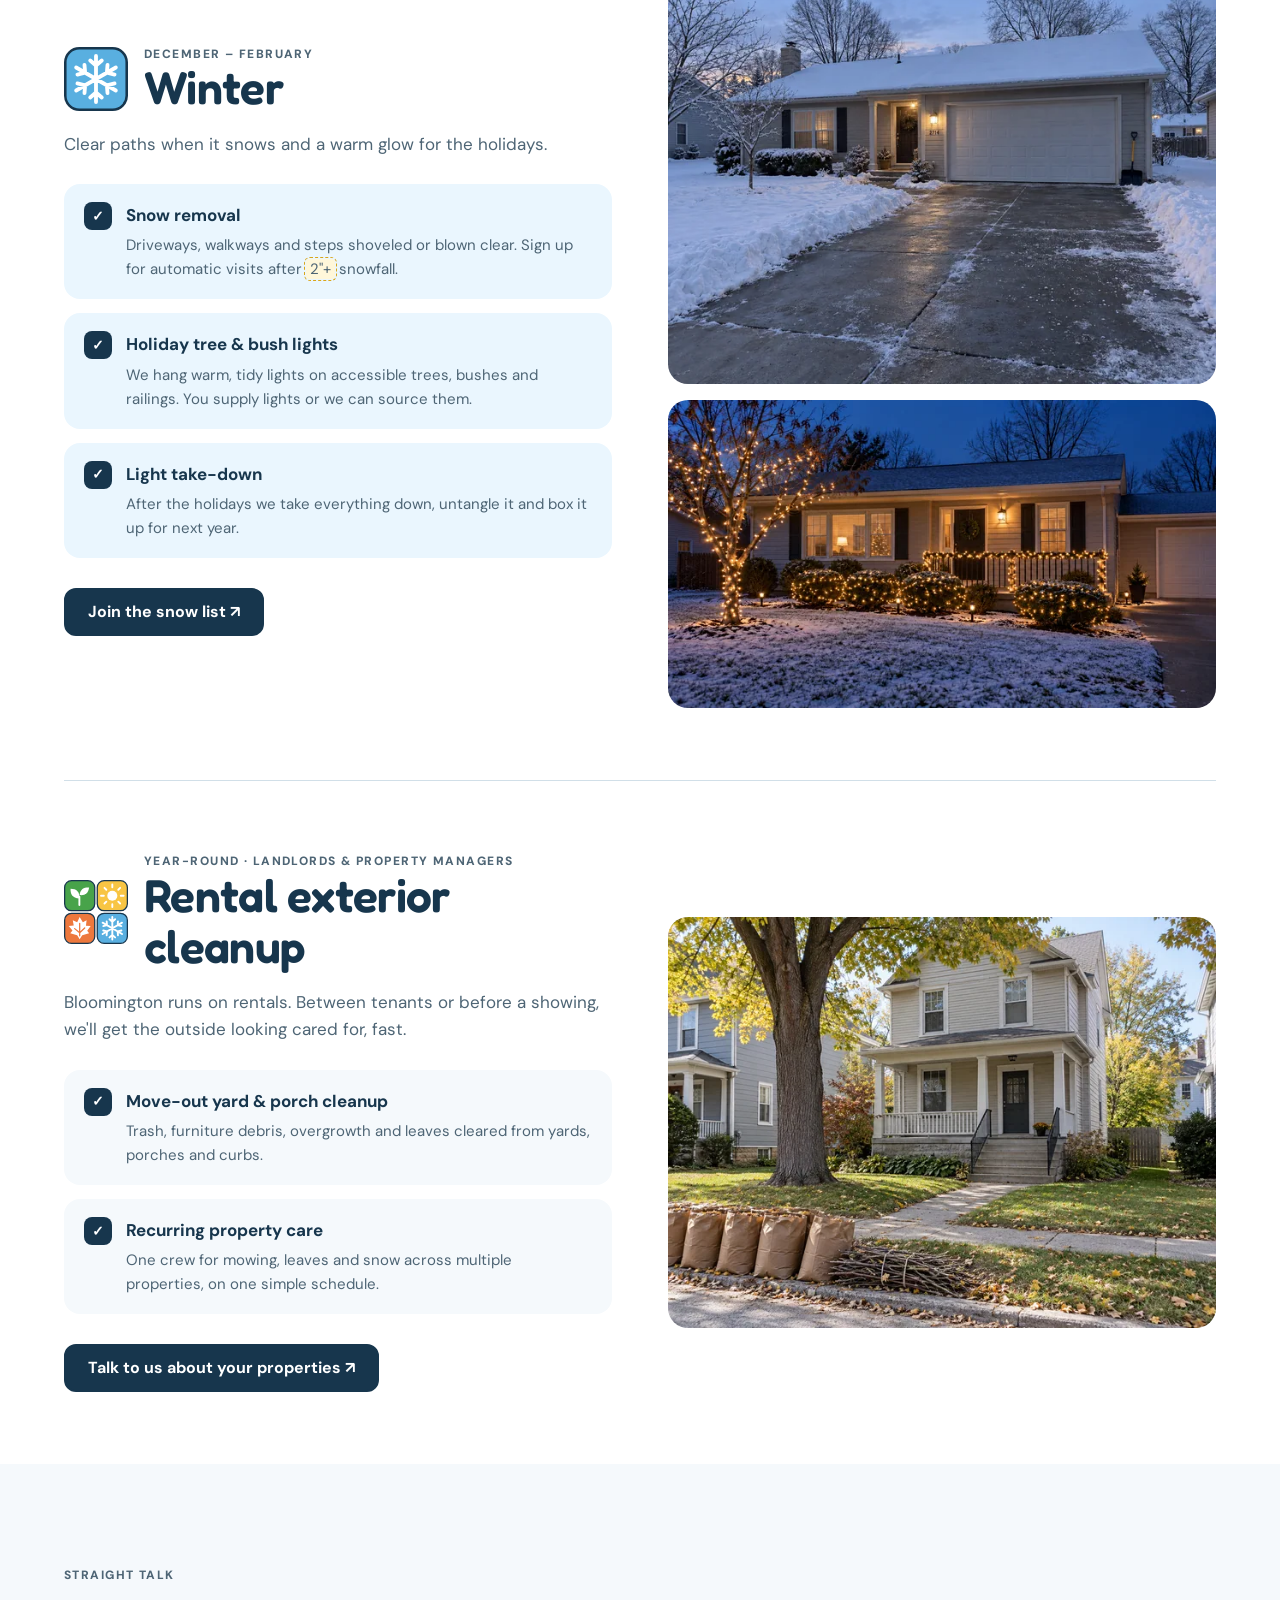
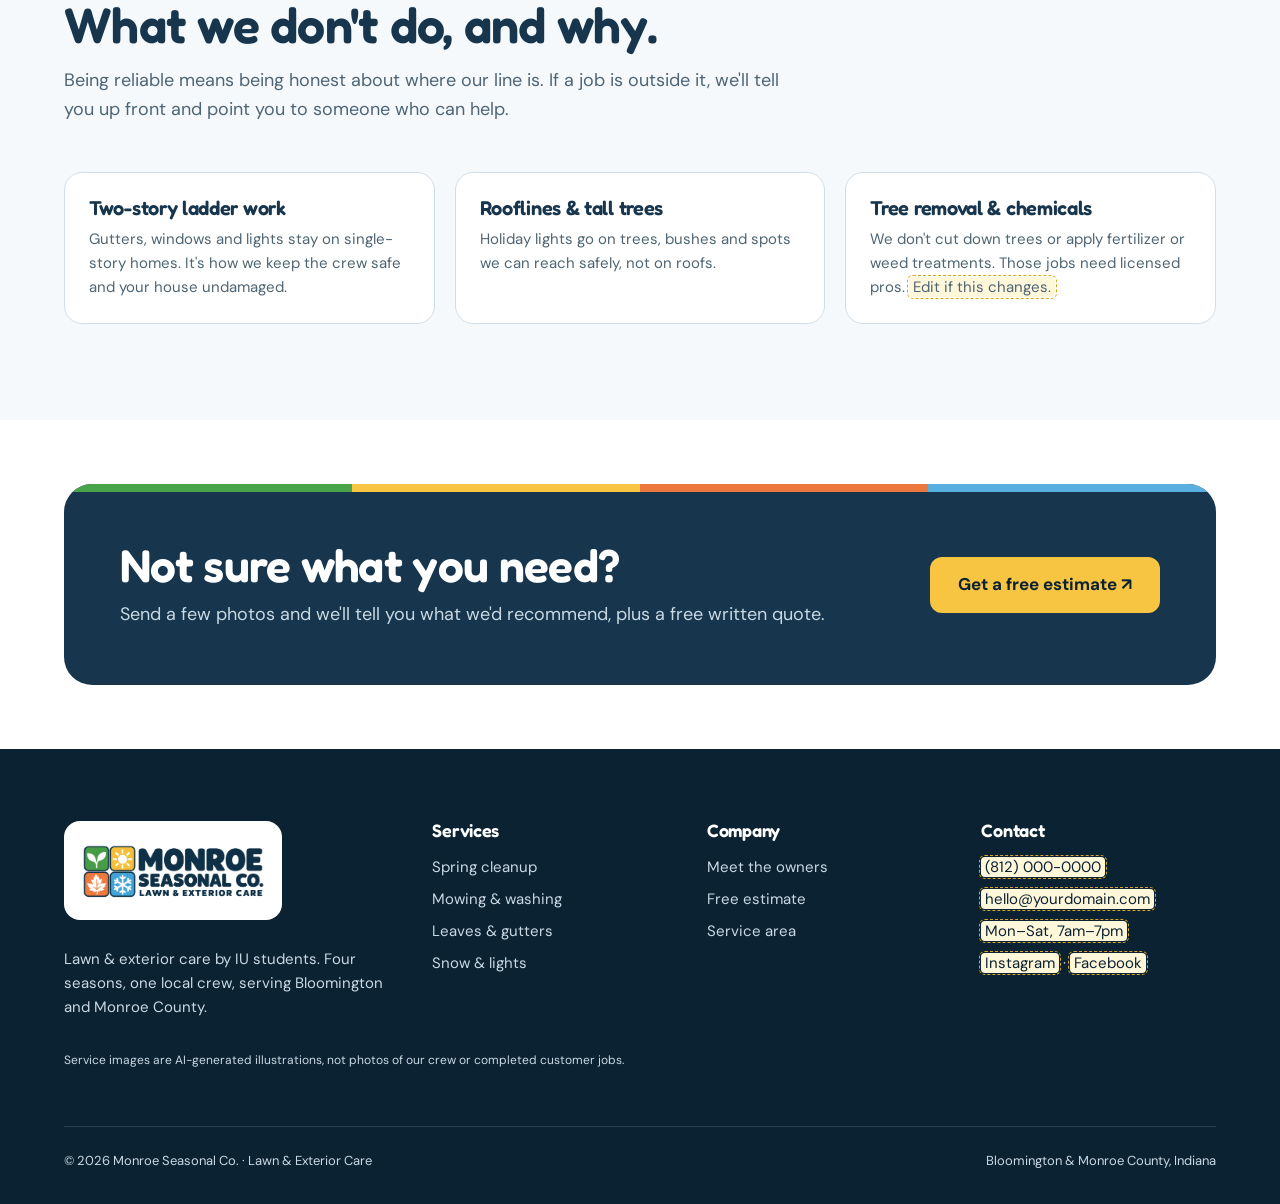
<file: website/services.html>
<!doctype html>
<html lang="en">
<head>
  <meta charset="utf-8">
  <meta name="viewport" content="width=device-width, initial-scale=1">
  <title>Services | Monroe Seasonal Co. Lawn &amp; Exterior Care</title>
  <meta property="og:image" content="images/photos/og-share.jpg">
  <meta name="description" content="Spring cleanup, mowing, pressure and window washing, leaf removal, gutter cleaning, snow removal and holiday lights in Bloomington and Monroe County, Indiana.">
  <link rel="icon" href="images/brand/favicon.svg" type="image/svg+xml">
  <link rel="icon" href="images/brand/favicon.png" type="image/png">
  <link rel="stylesheet" href="css/styles.css">
</head>
<body>
<a class="skip" href="#main">Skip to content</a>

<div class="stripe" aria-hidden="true"><span></span><span></span><span></span><span></span></div>
<div class="announce">IU student owned · Serving Bloomington &amp; Monroe County · <a href="contact.html">Free estimates</a></div>

<header class="site-header">
  <nav class="container nav" aria-label="Main">
    <a class="brand" href="index.html"><img src="images/brand/logo.png" alt="Monroe Seasonal Co. — Lawn &amp; Exterior Care" width="1942" height="809"></a>
    <button class="nav-toggle" aria-expanded="false" aria-controls="nav-links" aria-label="Open menu"><span></span></button>
    <ul class="nav-links" id="nav-links">
      <li><a href="index.html">Home</a></li>
      <li><a href="services.html" aria-current="page">Services</a></li>
      <li><a href="about.html">Meet the Owners</a></li>
      <li><a class="nav-phone" href="tel:+18120000000"><span class="todo">(812) 000-0000</span></a></li>
      <li><a class="btn btn--sm" href="contact.html">Get a free estimate ↗</a></li>
    </ul>
  </nav>
</header>

<main id="main">
  <section class="page-hero">
    <div class="container">
      <span class="pill">Services</span>
      <h1>Every outdoor job, <span class="hl">every season.</span></h1>
      <p class="lead">One-time cleanups or recurring visits. Pick a season to see what we handle, then send us a few photos for a free quote.</p>
      <nav class="jump" aria-label="Jump to season">
        <a href="#spring"><img src="images/brand/spring.svg" alt="">Spring</a>
        <a href="#summer"><img src="images/brand/summer.svg" alt="">Summer</a>
        <a href="#fall"><img src="images/brand/fall.svg" alt="">Fall</a>
        <a href="#winter"><img src="images/brand/winter.svg" alt="">Winter</a>
        <a href="#rentals"><img src="images/brand/season-mark.svg" alt="">Year-round</a>
      </nav>
    </div>
  </section>

  <div class="container">

    <!-- SPRING -->
    <section class="service-block" id="spring">
      <div>
        <div class="service-head">
          <img src="images/brand/spring.svg" alt="">
          <div><span class="eyebrow">March – May</span><h2>Spring</h2></div>
        </div>
        <p class="muted">Winter leaves a mess. We'll clear it out so your yard is ready to grow.</p>
        <div class="service-items">
          <div class="service-item spring"><strong>Spring yard cleanup</strong><p>Raking out matted leaves, clearing beds and edges, and tidying up after winter.</p></div>
          <div class="service-item spring"><strong>Stick &amp; debris pickup</strong><p>Fallen branches, storm debris and yard waste gathered, bagged and hauled off.</p></div>
          <div class="service-item spring"><strong>Lawn dethatching</strong><p>Pulling up dead thatch so water and air reach the roots and your grass fills in thicker.</p></div>
        </div>
        <a class="btn" href="contact.html?service=spring">Quote a spring cleanup ↗</a>
      </div>
      <div class="service-media">
        <figure class="asset asset--spring has-image" style="--ratio:4/3" >
          <picture>
            <source type="image/webp" srcset="images/photos/service-spring-640.webp 640w, images/photos/service-spring.webp 1400w" sizes="(max-width: 700px) calc(100vw - 40px), (max-width: 1080px) 50vw, 600px">
            <img src="images/photos/service-spring.jpg" srcset="images/photos/service-spring-640.jpg 640w, images/photos/service-spring.jpg 1400w" sizes="(max-width: 700px) calc(100vw - 40px), (max-width: 1080px) 50vw, 600px" alt="Freshly cleaned spring yard with tidy flower beds and a wheelbarrow of sticks" width="1400" height="1050" loading="lazy" decoding="async">
          </picture>
        </figure>
      </div>
    </section>

    <!-- SUMMER -->
    <section class="service-block flip" id="summer">
      <div>
        <div class="service-head">
          <img src="images/brand/summer.svg" alt="">
          <div><span class="eyebrow">June – August</span><h2>Summer</h2></div>
        </div>
        <p class="muted">Keep the lawn sharp and the outside of your home looking clean all summer long.</p>
        <div class="service-items">
          <div class="service-item summer"><strong>Mowing, trimming &amp; edging</strong><p>Weekly, every-other-week or one-time. Clippings blown off walks and drives every visit.</p></div>
          <div class="service-item summer"><strong>Pressure washing</strong><p>Driveways, sidewalks, patios, decks and siding brought back to clean.</p></div>
          <div class="service-item summer"><strong>Window washing</strong><p>Exterior windows on single-story homes, streak-free.</p></div>
        </div>
        <a class="btn" href="contact.html?service=summer">Quote summer service ↗</a>
      </div>
      <div class="service-media">
        <figure class="asset asset--summer has-image" style="--ratio:4/3" >
          <picture>
            <source type="image/webp" srcset="images/photos/service-mowing-640.webp 640w, images/photos/service-mowing.webp 1400w" sizes="(max-width: 700px) calc(100vw - 40px), (max-width: 1080px) 50vw, 600px">
            <img src="images/photos/service-mowing.jpg" srcset="images/photos/service-mowing-640.jpg 640w, images/photos/service-mowing.jpg 1400w" sizes="(max-width: 700px) calc(100vw - 40px), (max-width: 1080px) 50vw, 600px" alt="Freshly mowed striped lawn in front of a Bloomington home" width="1400" height="1050" loading="lazy" decoding="async">
          </picture>
        </figure>
        <figure class="asset asset--summer has-image" style="--ratio:16/9" >
          <picture>
            <source type="image/webp" srcset="images/photos/service-pressure-wash-640.webp 640w, images/photos/service-pressure-wash.webp 1600w" sizes="(max-width: 700px) calc(100vw - 40px), (max-width: 1080px) 50vw, 600px">
            <img src="images/photos/service-pressure-wash.jpg" srcset="images/photos/service-pressure-wash-640.jpg 640w, images/photos/service-pressure-wash.jpg 1600w" sizes="(max-width: 700px) calc(100vw - 40px), (max-width: 1080px) 50vw, 600px" alt="Pressure washer cleaning a stripe across a dirty driveway" width="1600" height="900" loading="lazy" decoding="async">
          </picture>
        </figure>
      </div>
    </section>

    <!-- FALL -->
    <section class="service-block" id="fall">
      <div>
        <div class="service-head">
          <img src="images/brand/fall.svg" alt="">
          <div><span class="eyebrow">September – November · Booking now</span><h2>Fall</h2></div>
        </div>
        <p class="muted">Bloomington's trees are beautiful, until they're all on your lawn. We'll handle it.</p>
        <div class="service-items">
          <div class="service-item fall"><strong>Leaf removal</strong><p>Raked, blown, bagged and hauled away. One big cleanup or repeat visits as the leaves keep falling.</p></div>
          <div class="service-item fall"><strong>Single-story gutter cleaning</strong><p>Gutters cleared by hand and downspouts checked so water drains away from your foundation.</p></div>
          <div class="service-item fall"><strong>Debris haul-away</strong><p>Sticks, brush and yard waste removed before the first snow.</p></div>
        </div>
        <a class="btn" href="contact.html?service=fall">Quote a fall cleanup ↗</a>
      </div>
      <div class="service-media">
        <figure class="asset asset--fall has-image" style="--ratio:4/3" >
          <picture>
            <source type="image/webp" srcset="images/photos/service-fall-640.webp 640w, images/photos/service-fall.webp 1400w" sizes="(max-width: 700px) calc(100vw - 40px), (max-width: 1080px) 50vw, 600px">
            <img src="images/photos/service-fall.jpg" srcset="images/photos/service-fall-640.jpg 640w, images/photos/service-fall.jpg 1400w" sizes="(max-width: 700px) calc(100vw - 40px), (max-width: 1080px) 50vw, 600px" alt="Leaf cleanup in progress in a Bloomington front yard" width="1400" height="1050" loading="lazy" decoding="async">
          </picture>
        </figure>
        <figure class="asset asset--fall has-image" style="--ratio:16/9" >
          <picture>
            <source type="image/webp" srcset="images/photos/service-gutters-640.webp 640w, images/photos/service-gutters.webp 1600w" sizes="(max-width: 700px) calc(100vw - 40px), (max-width: 1080px) 50vw, 600px">
            <img src="images/photos/service-gutters.jpg" srcset="images/photos/service-gutters-640.jpg 640w, images/photos/service-gutters.jpg 1600w" sizes="(max-width: 700px) calc(100vw - 40px), (max-width: 1080px) 50vw, 600px" alt="Gutter being cleared on a single-story home" width="1600" height="900" loading="lazy" decoding="async">
          </picture>
        </figure>
      </div>
    </section>

    <!-- WINTER -->
    <section class="service-block flip" id="winter">
      <div>
        <div class="service-head">
          <img src="images/brand/winter.svg" alt="">
          <div><span class="eyebrow">December – February</span><h2>Winter</h2></div>
        </div>
        <p class="muted">Clear paths when it snows and a warm glow for the holidays.</p>
        <div class="service-items">
          <div class="service-item winter"><strong>Snow removal</strong><p>Driveways, walkways and steps shoveled or blown clear. Sign up for automatic visits after <span class="todo">2"+</span> snowfall.</p></div>
          <div class="service-item winter"><strong>Holiday tree &amp; bush lights</strong><p>We hang warm, tidy lights on accessible trees, bushes and railings. You supply lights or we can source them.</p></div>
          <div class="service-item winter"><strong>Light take-down</strong><p>After the holidays we take everything down, untangle it and box it up for next year.</p></div>
        </div>
        <a class="btn" href="contact.html?service=winter">Join the snow list ↗</a>
      </div>
      <div class="service-media">
        <figure class="asset asset--winter has-image" style="--ratio:4/3" >
          <picture>
            <source type="image/webp" srcset="images/photos/service-snow-640.webp 640w, images/photos/service-snow.webp 1400w" sizes="(max-width: 700px) calc(100vw - 40px), (max-width: 1080px) 50vw, 600px">
            <img src="images/photos/service-snow.jpg" srcset="images/photos/service-snow-640.jpg 640w, images/photos/service-snow.jpg 1400w" sizes="(max-width: 700px) calc(100vw - 40px), (max-width: 1080px) 50vw, 600px" alt="Freshly shoveled driveway after a snowfall" width="1400" height="1050" loading="lazy" decoding="async">
          </picture>
        </figure>
        <figure class="asset asset--winter has-image" style="--ratio:16/9" >
          <picture>
            <source type="image/webp" srcset="images/photos/service-lights-640.webp 640w, images/photos/service-lights.webp 1600w" sizes="(max-width: 700px) calc(100vw - 40px), (max-width: 1080px) 50vw, 600px">
            <img src="images/photos/service-lights.jpg" srcset="images/photos/service-lights-640.jpg 640w, images/photos/service-lights.jpg 1600w" sizes="(max-width: 700px) calc(100vw - 40px), (max-width: 1080px) 50vw, 600px" alt="Warm white holiday lights on front-yard bushes and a small tree at dusk" width="1600" height="900" loading="lazy" decoding="async">
          </picture>
        </figure>
      </div>
    </section>

    <!-- YEAR-ROUND -->
    <section class="service-block" id="rentals">
      <div>
        <div class="service-head">
          <img src="images/brand/season-mark.svg" alt="">
          <div><span class="eyebrow">Year-round · Landlords &amp; property managers</span><h2>Rental exterior cleanup</h2></div>
        </div>
        <p class="muted">Bloomington runs on rentals. Between tenants or before a showing, we'll get the outside looking cared for, fast.</p>
        <div class="service-items">
          <div class="service-item"><strong>Move-out yard &amp; porch cleanup</strong><p>Trash, furniture debris, overgrowth and leaves cleared from yards, porches and curbs.</p></div>
          <div class="service-item"><strong>Recurring property care</strong><p>One crew for mowing, leaves and snow across multiple properties, on one simple schedule.</p></div>
        </div>
        <a class="btn" href="contact.html?service=rental">Talk to us about your properties ↗</a>
      </div>
      <div class="service-media">
        <figure class="asset asset--spring has-image" style="--ratio:4/3" >
          <picture>
            <source type="image/webp" srcset="images/photos/service-rental-640.webp 640w, images/photos/service-rental.webp 1400w" sizes="(max-width: 700px) calc(100vw - 40px), (max-width: 1080px) 50vw, 600px">
            <img src="images/photos/service-rental.jpg" srcset="images/photos/service-rental-640.jpg 640w, images/photos/service-rental.jpg 1400w" sizes="(max-width: 700px) calc(100vw - 40px), (max-width: 1080px) 50vw, 600px" alt="Tidy exterior of a Bloomington rental house after cleanup" width="1400" height="1050" loading="lazy" decoding="async">
          </picture>
        </figure>
      </div>
    </section>
  </div>

  <!-- LIMITS / SAFETY -->
  <section class="section section--paper">
    <div class="container">
      <div class="section-head">
        <span class="eyebrow">Straight talk</span>
        <h2>What we don't do, and why.</h2>
        <p>Being reliable means being honest about where our line is. If a job is outside it, we'll tell you up front and point you to someone who can help.</p>
      </div>
      <div class="limits">
        <div class="limit"><h3>Two-story ladder work</h3><p>Gutters, windows and lights stay on single-story homes. It's how we keep the crew safe and your house undamaged.</p></div>
        <div class="limit"><h3>Rooflines &amp; tall trees</h3><p>Holiday lights go on trees, bushes and spots we can reach safely, not on roofs.</p></div>
        <div class="limit"><h3>Tree removal &amp; chemicals</h3><p>We don't cut down trees or apply fertilizer or weed treatments. Those jobs need licensed pros. <span class="todo">Edit if this changes.</span></p></div>
      </div>
    </div>
  </section>

  <section class="section section--tight">
    <div class="container">
      <div class="cta-band">
        <div>
          <h2>Not sure what you need?</h2>
          <p>Send a few photos and we'll tell you what we'd recommend, plus a free written quote.</p>
        </div>
        <div class="actions">
          <a class="btn btn--lg" href="contact.html">Get a free estimate ↗</a>
        </div>
      </div>
    </div>
  </section>
</main>

<footer class="site-footer">
  <div class="container">
    <div class="footer-grid">
      <div>
        <a class="footer-logo" href="index.html"><img src="images/brand/logo.png" alt="Monroe Seasonal Co." width="1942" height="809"></a>
        <p>Lawn &amp; exterior care by IU students. Four seasons, one local crew, serving Bloomington and Monroe County.</p>
      </div>
      <div>
        <h4>Services</h4>
        <ul>
          <li><a href="services.html#spring">Spring cleanup</a></li>
          <li><a href="services.html#summer">Mowing &amp; washing</a></li>
          <li><a href="services.html#fall">Leaves &amp; gutters</a></li>
          <li><a href="services.html#winter">Snow &amp; lights</a></li>
        </ul>
      </div>
      <div>
        <h4>Company</h4>
        <ul>
          <li><a href="about.html">Meet the owners</a></li>
          <li><a href="contact.html">Free estimate</a></li>
          <li><a href="index.html#services">Service area</a></li>
        </ul>
      </div>
      <div>
        <h4>Contact</h4>
        <ul>
          <li><a href="tel:+18120000000"><span class="todo">(812) 000-0000</span></a></li>
          <li><a href="mailto:hello@example.com"><span class="todo">hello@yourdomain.com</span></a></li>
          <li><span class="todo">Mon–Sat, 7am–7pm</span></li>
          <li><span class="todo">Instagram</span> · <span class="todo">Facebook</span></li>
        </ul>
      </div>
    </div>
    <p class="photo-note">Service images are AI-generated illustrations, not photos of our crew or completed customer jobs.</p>
    <div class="footer-bottom">
      <span>© <span data-year>2026</span> Monroe Seasonal Co. · Lawn &amp; Exterior Care</span>
      <span>Bloomington &amp; Monroe County, Indiana</span>
    </div>
  </div>
</footer>

<script src="js/main.js"></script>
</body>
</html>
</file>
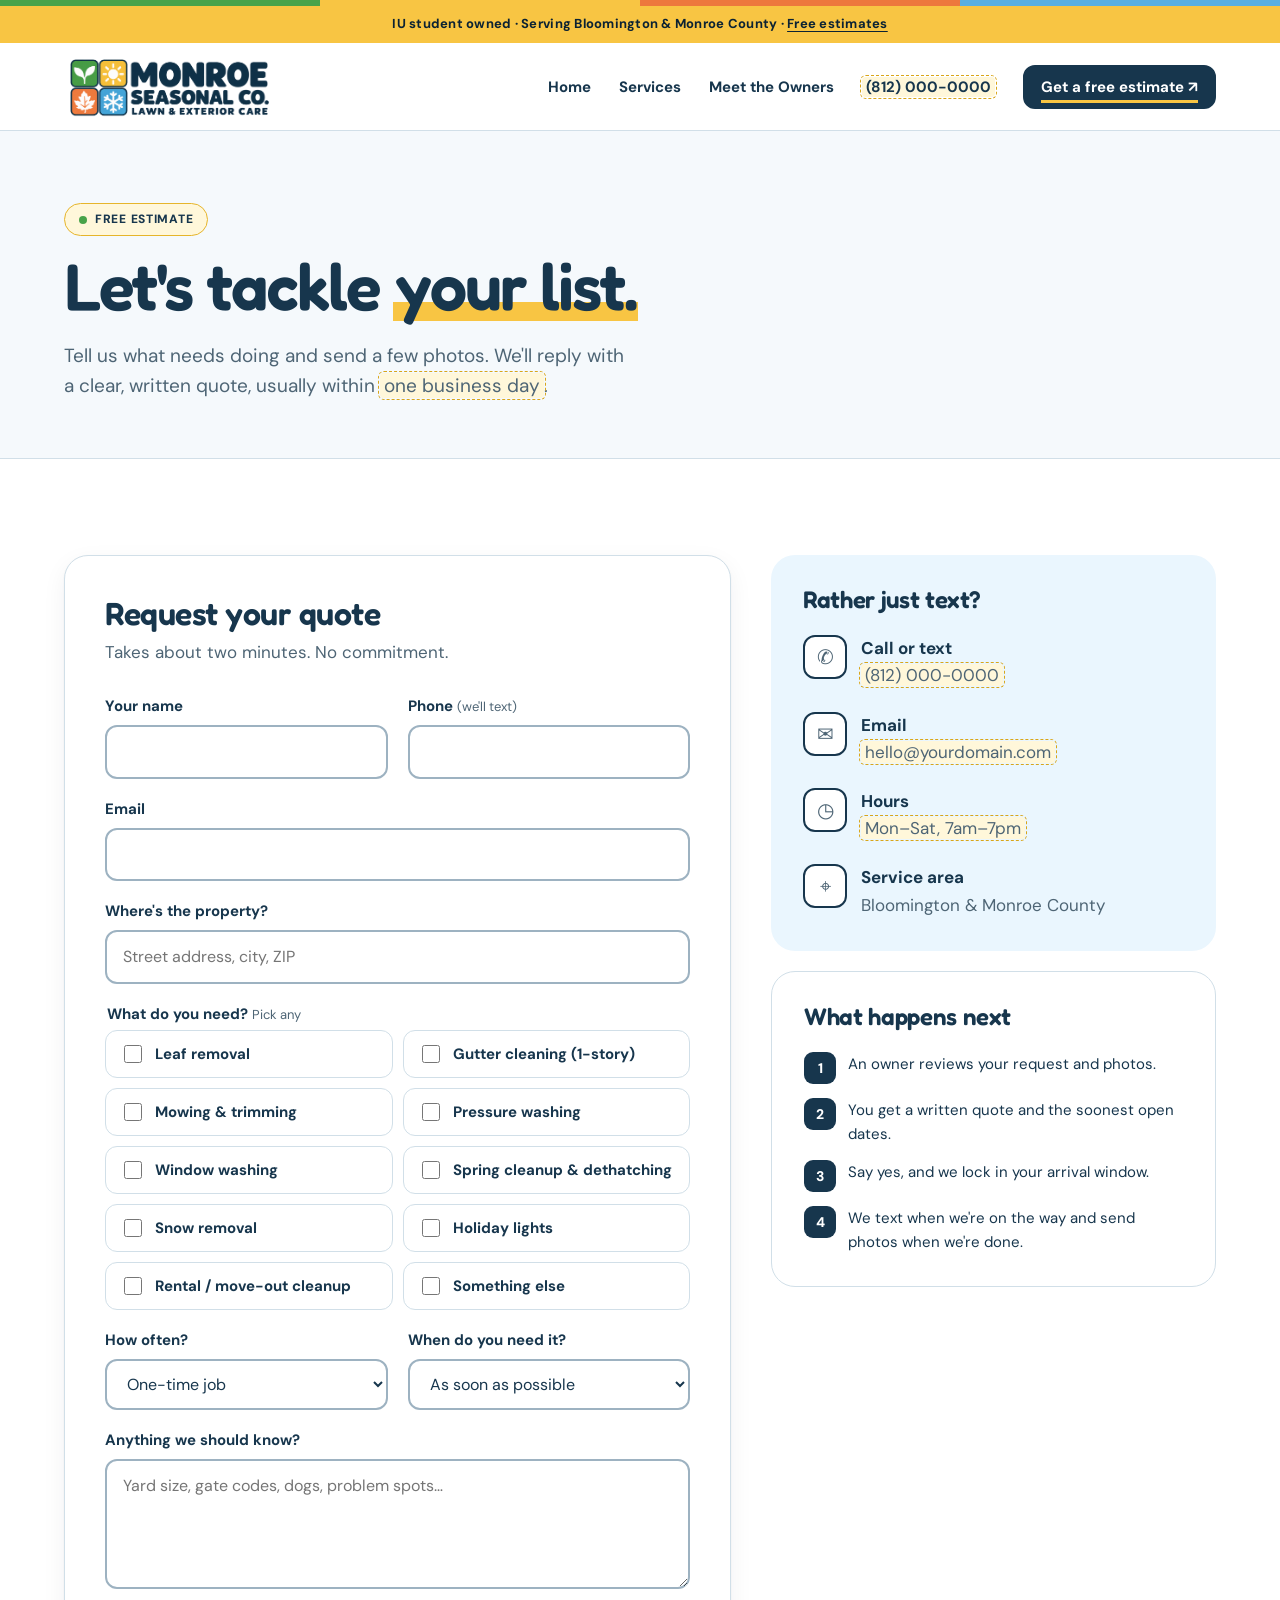
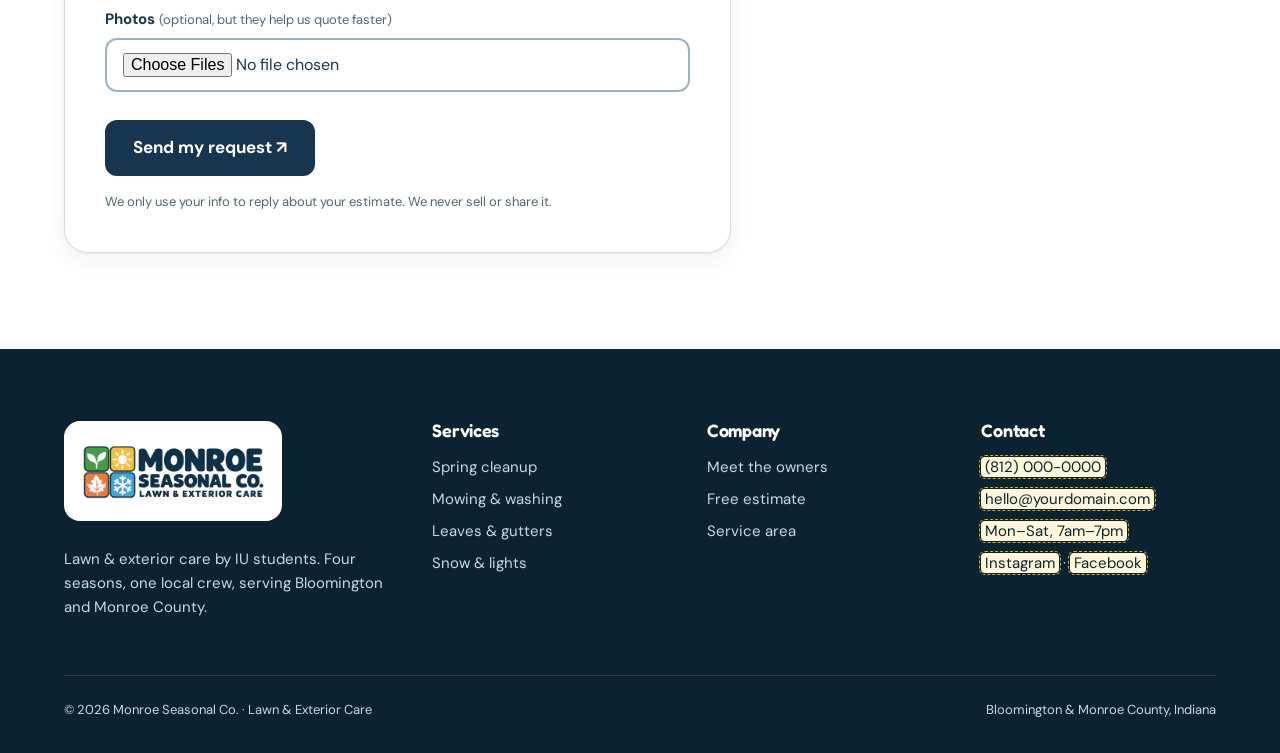
<file: archive/website-before-generated-assets/contact.html>
<!doctype html>
<html lang="en">
<head>
  <meta charset="utf-8">
  <meta name="viewport" content="width=device-width, initial-scale=1">
  <title>Free Estimate | Monroe Seasonal Co.</title>
  <meta name="description" content="Get a free, written quote for lawn and exterior care in Bloomington and Monroe County. Send us a few photos and we'll get back to you fast.">
  <link rel="icon" href="images/brand/favicon.svg" type="image/svg+xml">
  <link rel="icon" href="images/brand/favicon.png" type="image/png">
  <link rel="stylesheet" href="css/styles.css">
</head>
<body>
<a class="skip" href="#main">Skip to content</a>

<div class="stripe" aria-hidden="true"><span></span><span></span><span></span><span></span></div>
<div class="announce">IU student owned · Serving Bloomington &amp; Monroe County · <a href="contact.html">Free estimates</a></div>

<header class="site-header">
  <nav class="container nav" aria-label="Main">
    <a class="brand" href="index.html"><img src="images/brand/logo.png" alt="Monroe Seasonal Co. — Lawn &amp; Exterior Care" width="1942" height="809"></a>
    <button class="nav-toggle" aria-expanded="false" aria-controls="nav-links" aria-label="Open menu"><span></span></button>
    <ul class="nav-links" id="nav-links">
      <li><a href="index.html">Home</a></li>
      <li><a href="services.html">Services</a></li>
      <li><a href="about.html">Meet the Owners</a></li>
      <li><a class="nav-phone" href="tel:+18120000000"><span class="todo">(812) 000-0000</span></a></li>
      <li><a class="btn btn--sm" href="contact.html" aria-current="page">Get a free estimate ↗</a></li>
    </ul>
  </nav>
</header>

<main id="main">
  <section class="page-hero">
    <div class="container">
      <span class="pill">Free estimate</span>
      <h1>Let's tackle <span class="hl">your list.</span></h1>
      <p class="lead">Tell us what needs doing and send a few photos. We'll reply with a clear, written quote, usually within <span class="todo">one business day</span>.</p>
    </div>
  </section>

  <section class="section">
    <div class="container contact-grid">
      <!-- To make this form send email, add an action URL from a form service
           (e.g. Formspree, Netlify Forms, Basin) — see README.md. -->
      <form class="form-card" id="estimate-form" method="post" enctype="multipart/form-data">
        <h2>Request your quote</h2>
        <p class="muted">Takes about two minutes. No commitment.</p>

        <div class="form-grid">
          <div class="field">
            <label for="name">Your name</label>
            <input class="input" id="name" name="name" autocomplete="name" required>
          </div>
          <div class="field">
            <label for="phone">Phone <span class="hint">(we'll text)</span></label>
            <input class="input" id="phone" name="phone" type="tel" autocomplete="tel" required>
          </div>
          <div class="field field--full">
            <label for="email">Email</label>
            <input class="input" id="email" name="email" type="email" autocomplete="email" required>
          </div>
          <div class="field field--full">
            <label for="address">Where's the property?</label>
            <input class="input" id="address" name="address" autocomplete="street-address" placeholder="Street address, city, ZIP" required>
          </div>

          <fieldset class="field field--full">
            <legend>What do you need? <span class="hint">Pick any</span></legend>
            <div class="checks">
              <label class="check"><input type="checkbox" name="services" value="Leaf removal" data-season="fall"> Leaf removal</label>
              <label class="check"><input type="checkbox" name="services" value="Gutter cleaning" data-season="fall"> Gutter cleaning (1-story)</label>
              <label class="check"><input type="checkbox" name="services" value="Mowing" data-season="summer"> Mowing &amp; trimming</label>
              <label class="check"><input type="checkbox" name="services" value="Pressure washing" data-season="summer"> Pressure washing</label>
              <label class="check"><input type="checkbox" name="services" value="Window washing" data-season="summer"> Window washing</label>
              <label class="check"><input type="checkbox" name="services" value="Spring cleanup" data-season="spring"> Spring cleanup &amp; dethatching</label>
              <label class="check"><input type="checkbox" name="services" value="Snow removal" data-season="winter"> Snow removal</label>
              <label class="check"><input type="checkbox" name="services" value="Holiday lights" data-season="winter"> Holiday lights</label>
              <label class="check"><input type="checkbox" name="services" value="Rental cleanup" data-season="rental"> Rental / move-out cleanup</label>
              <label class="check"><input type="checkbox" name="services" value="Something else"> Something else</label>
            </div>
          </fieldset>

          <div class="field">
            <label for="frequency">How often?</label>
            <select class="input" id="frequency" name="frequency">
              <option>One-time job</option>
              <option>Weekly</option>
              <option>Every other week</option>
              <option>Every time it snows</option>
              <option>Not sure yet</option>
            </select>
          </div>
          <div class="field">
            <label for="when">When do you need it?</label>
            <select class="input" id="when" name="when">
              <option>As soon as possible</option>
              <option>Within 2 weeks</option>
              <option>This month</option>
              <option>Just getting a price</option>
            </select>
          </div>
          <div class="field field--full">
            <label for="details">Anything we should know?</label>
            <textarea class="input" id="details" name="details" placeholder="Yard size, gate codes, dogs, problem spots…"></textarea>
          </div>
          <div class="field field--full">
            <label for="photos">Photos <span class="hint">(optional, but they help us quote faster)</span></label>
            <input class="input" id="photos" name="photos" type="file" accept="image/*" multiple>
          </div>
        </div>

        <div class="actions" style="margin-top:28px"><button class="btn btn--lg" type="submit">Send my request ↗</button></div>
        <p class="form-note">We only use your info to reply about your estimate. We never sell or share it.</p>
        <p class="form-status" id="form-status" role="status">Preview only: this form isn't connected yet. See README.md to hook it up to email before launch.</p>
      </form>

      <aside>
        <div class="side-card winter">
          <h3>Rather just text?</h3>
          <div class="contact-line"><span class="trust-icon" aria-hidden="true">✆</span><div><strong>Call or text</strong><a href="tel:+18120000000"><span class="todo">(812) 000-0000</span></a></div></div>
          <div class="contact-line"><span class="trust-icon" aria-hidden="true">✉</span><div><strong>Email</strong><a href="mailto:hello@example.com"><span class="todo">hello@yourdomain.com</span></a></div></div>
          <div class="contact-line"><span class="trust-icon" aria-hidden="true">◷</span><div><strong>Hours</strong><span><span class="todo">Mon–Sat, 7am–7pm</span></span></div></div>
          <div class="contact-line"><span class="trust-icon" aria-hidden="true">⌖</span><div><strong>Service area</strong><span>Bloomington &amp; Monroe County</span></div></div>
        </div>
        <div class="side-card" style="margin-top:20px;border:1px solid var(--border)">
          <h3>What happens next</h3>
          <ol class="next-list">
            <li>An owner reviews your request and photos.</li>
            <li>You get a written quote and the soonest open dates.</li>
            <li>Say yes, and we lock in your arrival window.</li>
            <li>We text when we're on the way and send photos when we're done.</li>
          </ol>
        </div>
      </aside>
    </div>
  </section>
</main>

<footer class="site-footer">
  <div class="container">
    <div class="footer-grid">
      <div>
        <a class="footer-logo" href="index.html"><img src="images/brand/logo.png" alt="Monroe Seasonal Co." width="1942" height="809"></a>
        <p>Lawn &amp; exterior care by IU students. Four seasons, one local crew, serving Bloomington and Monroe County.</p>
      </div>
      <div>
        <h4>Services</h4>
        <ul>
          <li><a href="services.html#spring">Spring cleanup</a></li>
          <li><a href="services.html#summer">Mowing &amp; washing</a></li>
          <li><a href="services.html#fall">Leaves &amp; gutters</a></li>
          <li><a href="services.html#winter">Snow &amp; lights</a></li>
        </ul>
      </div>
      <div>
        <h4>Company</h4>
        <ul>
          <li><a href="about.html">Meet the owners</a></li>
          <li><a href="contact.html">Free estimate</a></li>
          <li><a href="index.html#services">Service area</a></li>
        </ul>
      </div>
      <div>
        <h4>Contact</h4>
        <ul>
          <li><a href="tel:+18120000000"><span class="todo">(812) 000-0000</span></a></li>
          <li><a href="mailto:hello@example.com"><span class="todo">hello@yourdomain.com</span></a></li>
          <li><span class="todo">Mon–Sat, 7am–7pm</span></li>
          <li><span class="todo">Instagram</span> · <span class="todo">Facebook</span></li>
        </ul>
      </div>
    </div>
    <div class="footer-bottom">
      <span>© <span data-year>2026</span> Monroe Seasonal Co. · Lawn &amp; Exterior Care</span>
      <span>Bloomington &amp; Monroe County, Indiana</span>
    </div>
  </div>
</footer>

<script src="js/main.js"></script>
</body>
</html>
</file>
<file: brand-kit/tokens.css>
@font-face{font-family:Fredoka;src:url('fonts/fredoka.ttf') format('truetype');font-style:normal;font-weight:300 700;font-display:swap}
@font-face{font-family:'DM Sans';src:url('fonts/dm-sans.ttf') format('truetype');font-style:normal;font-weight:100 1000;font-display:swap}
:root{
 --monroe-navy:#17364D;
 --monroe-ink:#0B2233;
 --monroe-spring:#48A34A;
 --monroe-summer:#F8C543;
 --monroe-fall:#ED783D;
 --monroe-winter:#59AFE0;
 --monroe-white:#FFFFFF;
 --monroe-paper:#F5F9FC;
 --monroe-spring-tint:#EDF8EB;
 --monroe-summer-tint:#FFF7DA;
 --monroe-fall-tint:#FFF0E6;
 --monroe-winter-tint:#EAF6FE;
 --monroe-muted:#4E6575;
 --monroe-border:#D1DFE8;
 --monroe-display:Fredoka,'Arial Rounded MT Bold',Arial,sans-serif;
 --monroe-body:'DM Sans',Arial,sans-serif;
 --monroe-radius:16px;
 --monroe-space-1:8px;
 --monroe-space-2:16px;
 --monroe-space-3:24px;
 --monroe-space-4:32px;
 --monroe-space-5:48px;
 --monroe-space-6:64px;
}
.monroe-button{display:inline-flex;align-items:center;justify-content:center;gap:14px;min-height:48px;padding:14px 22px;border:2px solid var(--monroe-navy);border-radius:12px;background:var(--monroe-navy);color:var(--monroe-white);font:700 15px/1.3 var(--monroe-body);text-decoration:none;cursor:pointer;transition:background .15s}
.monroe-button:hover{background:var(--monroe-ink);border-color:var(--monroe-ink)}
.monroe-button.secondary{background:var(--monroe-white);color:var(--monroe-navy)}
.monroe-button.secondary:hover{background:var(--monroe-paper)}
.monroe-input{width:100%;min-height:48px;padding:13px 16px;border:2px solid var(--monroe-muted);border-radius:12px;background:white;color:var(--monroe-ink);font:400 16px/1.5 var(--monroe-body)}
.monroe-input::placeholder{color:var(--monroe-muted)}
.monroe-button:focus-visible,.monroe-input:focus-visible{outline:3px solid var(--monroe-navy);outline-offset:4px}
@media(prefers-reduced-motion:reduce){.monroe-button{transition:none}}
</file>
<file: website/css/styles.css>
/* Monroe Seasonal Co. — site styles (built on brand-kit/tokens.css) */
@font-face{font-family:Fredoka;src:url('../fonts/fredoka.ttf') format('truetype');font-weight:300 700;font-display:swap}
@font-face{font-family:'DM Sans';src:url('../fonts/dm-sans.ttf') format('truetype');font-weight:100 1000;font-display:swap}

:root{
  --navy:#17364D;
  --ink:#0B2233;
  --spring:#48A34A;
  --summer:#F8C543;
  --fall:#ED783D;
  --winter:#59AFE0;
  --white:#FFFFFF;
  --paper:#F5F9FC;
  --spring-tint:#EDF8EB;
  --summer-tint:#FFF7DA;
  --fall-tint:#FFF0E6;
  --winter-tint:#EAF6FE;
  --muted:#4E6575;
  --border:#D1DFE8;
  --display:Fredoka,'Arial Rounded MT Bold',Arial,sans-serif;
  --body:'DM Sans',Arial,sans-serif;
  --radius:20px;
  --shadow:0 1px 2px rgba(11,34,51,.06),0 8px 24px rgba(11,34,51,.06);
}

*,*::before,*::after{box-sizing:border-box}
html{scroll-behavior:smooth;-webkit-text-size-adjust:100%}
body{margin:0;background:var(--white);color:var(--navy);font:400 17px/1.6 var(--body)}
h1,h2,h3,h4,p,ul,ol,figure,blockquote{margin:0}
h1,h2,h3,h4{font-family:var(--display);font-weight:600;line-height:1.1;letter-spacing:-.015em}
img{display:block;max-width:100%;height:auto}
a{color:inherit}
button,input,select,textarea{font:inherit;color:inherit}
:focus-visible{outline:3px solid var(--navy);outline-offset:3px;border-radius:6px}

.container{width:100%;max-width:1200px;margin:0 auto;padding:0 24px}
.skip{position:absolute;left:-9999px;top:8px;background:var(--navy);color:#fff;padding:10px 16px;border-radius:10px;z-index:100}
.skip:focus{left:8px}

/* ---------- Top bars ---------- */
.stripe{display:grid;grid-template-columns:repeat(4,1fr);height:6px}
.stripe span:nth-child(1){background:var(--spring)}
.stripe span:nth-child(2){background:var(--summer)}
.stripe span:nth-child(3){background:var(--fall)}
.stripe span:nth-child(4){background:var(--winter)}
.announce{background:var(--summer);color:var(--ink);font-size:13px;font-weight:700;text-align:center;padding:8px 16px;letter-spacing:.02em}
.announce a{text-underline-offset:3px}

/* ---------- Header / nav ---------- */
.site-header{position:sticky;top:0;z-index:50;background:rgba(255,255,255,.96);backdrop-filter:saturate(1.4) blur(8px);border-bottom:1px solid var(--border)}
.nav{display:flex;align-items:center;justify-content:space-between;gap:24px;min-height:76px}
.brand img{width:210px}
.nav-links{display:flex;align-items:center;gap:28px;list-style:none;padding:0}
.nav-links a{text-decoration:none;font-weight:700;font-size:15px}
.nav-links a:not(.btn):hover,.nav-links a[aria-current="page"]{text-decoration:underline;text-decoration-thickness:3px;text-decoration-color:var(--summer);text-underline-offset:8px}
.nav-phone{font-weight:700;text-decoration:none;font-size:15px;white-space:nowrap}
.nav-toggle{display:none;background:none;border:2px solid var(--navy);border-radius:12px;width:48px;height:48px;align-items:center;justify-content:center;cursor:pointer}
.nav-toggle span{display:block;width:20px;height:2px;background:var(--navy);position:relative}
.nav-toggle span::before,.nav-toggle span::after{content:'';position:absolute;left:0;width:20px;height:2px;background:var(--navy)}
.nav-toggle span::before{top:-6px}.nav-toggle span::after{top:6px}

/* ---------- Buttons ---------- */
.btn{display:inline-flex;align-items:center;justify-content:center;gap:10px;min-height:48px;padding:12px 22px;border:2px solid var(--navy);border-radius:12px;background:var(--navy);color:#fff;font:700 16px/1.2 var(--body);text-decoration:none;cursor:pointer;transition:background .15s,transform .15s}
.btn:hover{background:var(--ink);border-color:var(--ink);transform:translateY(-1px)}
.btn--ghost{background:#fff;color:var(--navy)}
.btn--ghost:hover{background:var(--paper);color:var(--navy)}
.btn--lg{min-height:56px;padding:14px 26px;font-size:17px}
.btn--sm{min-height:44px;padding:10px 16px;font-size:14px}
.actions{display:flex;flex-wrap:wrap;gap:12px}

/* ---------- Type helpers ---------- */
.eyebrow{display:inline-block;font:800 12px/1.4 var(--body);letter-spacing:.12em;text-transform:uppercase;color:var(--muted)}
.pill{display:inline-flex;align-items:center;gap:8px;background:var(--summer-tint);border:1px solid #E6B52B;padding:6px 14px;border-radius:999px;font-size:12px;font-weight:800;letter-spacing:.06em;text-transform:uppercase}
.pill::before{content:'';width:8px;height:8px;border-radius:50%;background:var(--spring)}
.hl{background:linear-gradient(transparent 70%,var(--summer) 70%,var(--summer) 94%,transparent 94%);padding:0 2px}
.lead{font-size:19px;color:var(--muted);max-width:560px}
.muted{color:var(--muted)}
.todo{background:var(--summer-tint);outline:1.5px dashed #D9A619;outline-offset:1px;border-radius:4px;padding:0 4px}

/* ---------- Sections ---------- */
.section{padding:96px 0}
.section--tight{padding:64px 0}
.section--paper{background:var(--paper)}
.section--spring{background:var(--spring-tint)}
.section--navy{background:var(--navy);color:#fff}
.section-head{max-width:720px;margin-bottom:48px}
.section-head--center{margin-left:auto;margin-right:auto;text-align:center}
.section-head h2{font-size:clamp(34px,4.2vw,50px);margin:10px 0 14px}
.section-head p{font-size:18px;color:var(--muted)}
.section--navy .section-head p,.section--navy .eyebrow{color:#C9D9E4}

/* ---------- Hero ---------- */
.hero{padding:64px 0 80px}
.hero-grid{display:grid;grid-template-columns:1.05fr 1fr;gap:56px;align-items:center}
.hero h1{font-size:clamp(46px,6vw,76px);letter-spacing:-.03em;line-height:1;margin:18px 0 22px}
.hero .lead{margin-bottom:30px}
.hero-checks{display:flex;flex-wrap:wrap;gap:10px 22px;margin-top:28px;padding:0;list-style:none;font-weight:700;font-size:15px}
.hero-checks li::before{content:'✓';color:var(--spring);font-weight:900;margin-right:8px}
.hero-media{position:relative}
.hero-badge{position:absolute;left:-24px;bottom:-24px;background:#fff;border:2px solid var(--navy);border-radius:18px;padding:14px 18px;display:flex;gap:14px;align-items:center;box-shadow:var(--shadow);max-width:290px}
.hero-media .asset:not(.has-image){padding-bottom:96px}
.hero-badge img{width:48px;flex-shrink:0}
.hero-badge strong{display:block;font:600 19px/1.15 var(--display)}
.hero-badge span{font-size:13px;color:var(--muted)}

.page-hero{padding:72px 0 56px;border-bottom:1px solid var(--border);background:var(--paper)}
.page-hero h1{font-size:clamp(42px,5.4vw,66px);letter-spacing:-.03em;margin:14px 0 18px;max-width:880px}

/* ---------- Trust bar ---------- */
.trustbar{border-top:1px solid var(--border);border-bottom:1px solid var(--border);background:#fff}
.trust-grid{display:grid;grid-template-columns:repeat(4,1fr)}
.trust-item{display:flex;gap:14px;align-items:center;padding:24px 20px}
.trust-item + .trust-item{border-left:1px solid var(--border)}
.trust-icon{width:52px;height:52px;border-radius:14px;display:grid;place-items:center;flex-shrink:0;border:2.5px solid var(--navy);color:var(--ink)}
.trust-icon svg{width:26px;height:26px}
.trust-item strong{display:block;font-size:16px;line-height:1.25}
.trust-item div > span{display:block;font-size:13px;line-height:1.45;color:var(--muted);margin-top:2px}

/* ---------- Season / service cards ---------- */
.season-grid{display:grid;grid-template-columns:repeat(4,1fr);gap:20px}
.season-card{border-radius:var(--radius);padding:28px 24px;display:flex;flex-direction:column;border:1px solid transparent}
.season-card img{width:58px;margin-bottom:18px}
.season-card h3{font-size:28px;margin-bottom:4px}
.season-card .when{font-size:13px;font-weight:700;color:var(--muted);margin-bottom:16px}
.season-card ul{list-style:none;padding:0;display:grid;gap:8px;font-size:15px;margin-bottom:22px}
.season-card li{display:flex;gap:10px}
.season-card li::before{content:'';width:7px;height:7px;border-radius:50%;background:var(--navy);margin-top:9px;flex-shrink:0}
.season-card a{margin-top:auto;font-weight:700;font-size:15px;text-underline-offset:4px}
.spring{background:var(--spring-tint)}.summer{background:var(--summer-tint)}.fall{background:var(--fall-tint)}.winter{background:var(--winter-tint)}
.season-card.is-now{border:2px solid var(--navy);position:relative}
.now-tag{position:absolute;top:18px;right:18px;background:var(--navy);color:#fff;font-size:11px;font-weight:800;letter-spacing:.08em;text-transform:uppercase;padding:4px 10px;border-radius:999px}

/* ---------- Feature (current season) ---------- */
.feature{display:grid;grid-template-columns:1fr 1fr;gap:0;border-radius:28px;overflow:hidden;border:2px solid var(--navy);background:var(--fall-tint)}
.feature-copy{padding:56px 52px;display:flex;flex-direction:column;justify-content:center}
.feature-copy img.icon{width:60px;margin-bottom:20px}
.feature-copy h2{font-size:clamp(34px,4vw,48px);margin:10px 0 16px}
.feature-copy p{color:var(--muted);margin-bottom:26px;max-width:460px}
.feature-copy ul{padding-left:20px;margin-bottom:28px;display:grid;gap:6px}
.feature .asset{border-radius:0;border:0;border-left:2px dashed rgba(23,54,77,.25);height:100%}

/* ---------- Reliability ---------- */
.reliable-grid{display:grid;grid-template-columns:.9fr 1.1fr;gap:64px;align-items:center}
.promise-list{display:grid;grid-template-columns:1fr 1fr;gap:18px}
.promise{background:#fff;border:1px solid var(--border);border-radius:18px;padding:22px}
.section--navy .promise{background:rgba(255,255,255,.06);border-color:rgba(255,255,255,.18)}
.promise .num{display:inline-grid;place-items:center;width:38px;height:38px;border-radius:10px;font:600 18px var(--display);color:var(--ink);margin-bottom:12px}
.promise h3{font-size:21px;margin-bottom:6px}
.promise p{font-size:15px;color:var(--muted)}
.section--navy .promise p{color:#C9D9E4}
.bg-spring{background:var(--spring)}.bg-summer{background:var(--summer)}.bg-fall{background:var(--fall)}.bg-winter{background:var(--winter)}

/* ---------- Steps ---------- */
.steps{display:grid;grid-template-columns:repeat(3,1fr);gap:24px;counter-reset:step;list-style:none;padding:0}
.step{position:relative;padding:32px 28px;border-radius:var(--radius);background:#fff;border:1px solid var(--border)}
.step::before{counter-increment:step;content:counter(step);display:grid;place-items:center;width:52px;height:52px;border-radius:14px;background:var(--navy);color:#fff;font:600 24px var(--display);margin-bottom:20px}
.step h3{font-size:24px;margin-bottom:8px}
.step p{color:var(--muted);font-size:16px}

/* ---------- Before / after ---------- */
.ba-grid{display:grid;grid-template-columns:repeat(3,1fr);gap:24px}
.ba{border:1px solid var(--border);border-radius:var(--radius);overflow:hidden;background:#fff}
.ba-pair{display:grid;grid-template-columns:1fr 1fr;gap:2px;background:var(--border)}
.ba-pair .asset{border-radius:0;border:0}
.ba-pair .asset__prompt{font-size:12px}
.ba figcaption{padding:16px 20px;font-weight:700;display:flex;justify-content:space-between;gap:12px;font-size:15px}
.ba figcaption span{color:var(--muted);font-weight:400;font-size:13px}

/* ---------- Reviews ---------- */
.review-grid{display:grid;grid-template-columns:repeat(3,1fr);gap:24px}
.review{background:#fff;border:1px solid var(--border);border-radius:var(--radius);padding:28px;display:flex;flex-direction:column;gap:16px}
.stars{color:#E6A800;letter-spacing:3px;font-size:18px}
.review blockquote{font:500 20px/1.4 var(--display)}
.review cite{font-style:normal;font-weight:700;font-size:14px}
.review cite span{display:block;font-weight:400;color:var(--muted)}

/* ---------- Service area ---------- */
.area{display:grid;grid-template-columns:1fr 1fr;gap:56px;align-items:center}
.town-list{display:flex;flex-wrap:wrap;gap:10px;list-style:none;padding:0;margin:24px 0 28px}
.town-list li{background:#fff;border:1.5px solid var(--navy);border-radius:999px;padding:7px 16px;font-weight:700;font-size:14px}

/* ---------- FAQ ---------- */
.faq{max-width:860px;margin:0 auto;display:grid;gap:12px}
.faq details{border:1px solid var(--border);border-radius:16px;background:#fff;padding:0 24px}
.faq summary{cursor:pointer;list-style:none;padding:20px 32px 20px 0;font:600 20px/1.3 var(--display);position:relative}
.faq summary::-webkit-details-marker{display:none}
.faq summary::after{content:'+';position:absolute;right:0;top:16px;font:500 28px var(--body)}
.faq details[open] summary::after{content:'–'}
.faq details p{padding:0 0 22px;color:var(--muted)}

/* ---------- CTA band ---------- */
.cta-band{border-radius:28px;background:var(--navy);color:#fff;padding:56px;display:grid;grid-template-columns:1.4fr auto;gap:32px;align-items:center;position:relative;overflow:hidden}
.cta-band::before{content:'';position:absolute;inset:0 0 auto 0;height:8px;background:linear-gradient(90deg,var(--spring) 0 25%,var(--summer) 25% 50%,var(--fall) 50% 75%,var(--winter) 75%)}
.cta-band h2{font-size:clamp(32px,4vw,46px);margin-bottom:10px}
.cta-band p{color:#C9D9E4;font-size:18px}
.cta-band .btn{background:var(--summer);border-color:var(--summer);color:var(--ink)}
.cta-band .btn:hover{background:#ffd567}
.cta-band .btn--ghost{background:transparent;border-color:#fff;color:#fff}
.cta-band .btn--ghost:hover{background:rgba(255,255,255,.1)}

/* ---------- Services page ---------- */
.service-block{display:grid;grid-template-columns:1fr 1fr;gap:56px;align-items:center;padding:72px 0;border-bottom:1px solid var(--border)}
.service-block:last-child{border-bottom:0}
.service-block.flip .service-media{order:2}
.service-head{display:flex;gap:16px;align-items:center;margin-bottom:18px}
.service-head img{width:64px}
.service-head h2{font-size:clamp(34px,4vw,46px)}
.service-head .eyebrow{display:block}
.service-items{display:grid;gap:14px;margin:26px 0 30px}
.service-item{display:grid;grid-template-columns:auto 1fr;gap:4px 14px;padding:18px 20px;border-radius:16px}
.service-item::before{content:'✓';grid-row:span 2;width:28px;height:28px;border-radius:8px;background:var(--navy);color:#fff;display:grid;place-items:center;font-weight:900;font-size:14px}
.service-item strong{font-size:17px}
.service-item:not(.spring):not(.summer):not(.fall):not(.winter){background:var(--paper)}
.service-item p{grid-column:2;font-size:15px;color:var(--muted)}
.service-media{display:grid;gap:16px}
.limits{display:grid;grid-template-columns:repeat(3,1fr);gap:20px}
.limit{background:#fff;border:1px solid var(--border);border-radius:18px;padding:24px}
.limit h3{font-size:20px;margin-bottom:8px}
.limit p{font-size:15px;color:var(--muted)}
.jump{display:flex;flex-wrap:wrap;gap:10px;margin-top:28px}
.jump a{display:inline-flex;align-items:center;gap:8px;padding:8px 16px 8px 8px;border-radius:999px;background:#fff;border:1.5px solid var(--navy);text-decoration:none;font-weight:700;font-size:15px}
.jump img{width:28px}

/* ---------- About page ---------- */
.story{display:grid;grid-template-columns:1fr 1fr;gap:56px;align-items:center}
.story p + p{margin-top:16px}
.story-quote{margin-top:28px;padding:24px 28px;background:var(--summer-tint);border-radius:18px;font:500 21px/1.4 var(--display)}
.owners{display:grid;grid-template-columns:repeat(4,1fr);gap:24px}
.owner{background:#fff;border:1px solid var(--border);border-radius:24px;overflow:hidden;display:flex;flex-direction:column}
.owner .asset{border-radius:0;border:0;border-bottom:1px solid var(--border)}
.owner-body{padding:22px 22px 26px;display:flex;flex-direction:column;gap:12px;flex:1;position:relative}
.owner-season{position:absolute;top:-26px;right:18px;width:52px;height:52px}
.owner h3{font-size:26px}
.owner .role{font-size:13px;font-weight:800;letter-spacing:.08em;text-transform:uppercase;color:var(--muted);margin-top:-6px}
.owner dl{display:grid;grid-template-columns:auto 1fr;gap:4px 12px;font-size:14px;margin:0;padding:12px 0;border-top:1px solid var(--border);border-bottom:1px solid var(--border)}
.owner dt{font-weight:700}
.owner dd{margin:0;color:var(--muted)}
.owner p{font-size:15px;color:var(--muted)}
.owner .fun{margin-top:auto;font-size:14px;padding:10px 12px;border-radius:12px}
.values{display:grid;grid-template-columns:repeat(4,1fr);gap:20px}
.value{padding:28px 24px;border-radius:var(--radius)}
.value img{width:46px;margin-bottom:16px}
.value h3{font-size:22px;margin-bottom:8px}
.value p{font-size:15px;color:var(--muted)}

/* ---------- Contact page ---------- */
.contact-grid{display:grid;grid-template-columns:1.35fr .9fr;gap:40px;align-items:start}
.form-card{background:#fff;border:1px solid var(--border);border-radius:24px;padding:40px;box-shadow:var(--shadow)}
.form-card h2{font-size:32px;margin-bottom:8px}
.form-grid{display:grid;grid-template-columns:1fr 1fr;gap:18px 20px;margin-top:28px}
.field{display:flex;flex-direction:column;gap:7px}
.field--full{grid-column:1/-1}
.field label,.field legend{font-weight:700;font-size:15px}
.field .hint{font-size:13px;color:var(--muted);font-weight:400}
.input{width:100%;min-height:50px;padding:12px 16px;border:2px solid #9DB2C1;border-radius:12px;background:#fff;font-size:16px}
.input:focus{border-color:var(--navy);outline:3px solid rgba(23,54,77,.18);outline-offset:0}
textarea.input{min-height:130px;resize:vertical}
fieldset.field{border:0;padding:0;margin:0}
.checks{display:grid;grid-template-columns:repeat(2,1fr);gap:10px;margin-top:4px}
.check{display:flex;align-items:center;gap:10px;padding:10px 14px;border:1.5px solid var(--border);border-radius:12px;font-size:15px;cursor:pointer;min-height:48px}
.check:has(input:checked){border-color:var(--navy);background:var(--paper)}
.check input{width:18px;height:18px;accent-color:var(--navy)}
.form-note{font-size:13px;color:var(--muted);margin-top:16px}
.form-status{margin-top:16px;padding:14px 16px;border-radius:12px;background:var(--spring-tint);font-weight:700;display:none}
.form-status.show{display:block}
.side-card{border-radius:24px;padding:32px;display:grid;gap:22px}
.side-card h3{font-size:24px}
.contact-line{display:flex;gap:14px;align-items:flex-start}
.contact-line .trust-icon{background:#fff;color:var(--ink);width:44px;height:44px;border-radius:12px;border-width:2px}
.contact-line .trust-icon svg{width:22px;height:22px}
.contact-line strong{display:block}
.contact-line a,.contact-line span{color:var(--muted);text-decoration:none}
.next-list{list-style:none;padding:0;display:grid;gap:14px;counter-reset:n}
.next-list li{display:grid;grid-template-columns:32px 1fr;gap:12px;font-size:15px}
.next-list li::before{counter-increment:n;content:counter(n);width:32px;height:32px;border-radius:9px;background:var(--navy);color:#fff;display:grid;place-items:center;font-weight:800;font-size:14px}

/* ---------- Footer ---------- */
.site-footer{background:var(--ink);color:#C9D9E4;padding:72px 0 32px;margin-top:0}
.footer-grid{display:grid;grid-template-columns:1.4fr 1fr 1fr 1fr;gap:40px}
.footer-logo{background:#fff;border-radius:16px;padding:10px 14px;display:inline-block;margin-bottom:18px}
.footer-logo img{width:190px}
.site-footer h4{color:#fff;font-size:18px;margin-bottom:14px}
.site-footer ul{list-style:none;padding:0;display:grid;gap:8px;font-size:15px}
.site-footer a{text-decoration:none}
.site-footer a:hover{color:#fff;text-decoration:underline}
.site-footer p{font-size:15px}
.footer-bottom{display:flex;justify-content:space-between;gap:16px;flex-wrap:wrap;margin-top:56px;padding-top:24px;border-top:1px solid rgba(255,255,255,.12);font-size:13px}
.site-footer .todo{color:var(--ink)}

/* ---------- Image placeholders (AI prompt cards) ----------
   Each <figure class="asset" data-src="..."> shows the AI prompt until the
   real file exists at data-src — then js/main.js swaps in the photo. */
.asset{position:relative;aspect-ratio:var(--ratio,4/3);width:100%;border-radius:var(--radius);border:2px dashed rgba(23,54,77,.35);padding:20px;display:flex;flex-direction:column;gap:10px;overflow:hidden;
  background:repeating-linear-gradient(-45deg,var(--tint,var(--paper)) 0 14px,#fff 14px 28px)}
.asset--spring{--tint:var(--spring-tint)}.asset--summer{--tint:var(--summer-tint)}.asset--fall{--tint:var(--fall-tint)}.asset--winter{--tint:var(--winter-tint)}
.asset__head{display:flex;flex-wrap:wrap;gap:6px 8px;align-items:center}
.asset__badge{background:var(--navy);color:#fff;font-size:11px;font-weight:800;letter-spacing:.08em;text-transform:uppercase;padding:4px 10px;border-radius:999px}
.asset__badge--real{background:var(--fall);color:var(--ink)}
.asset__file{font:700 12px/1.3 ui-monospace,SFMono-Regular,Menlo,monospace;background:#fff;border:1px solid var(--border);padding:3px 8px;border-radius:6px}
.asset__prompt{font-size:14px;line-height:1.5;color:var(--ink);background:rgba(255,255,255,.88);border-radius:12px;padding:12px 14px;flex:1;overflow:auto}
.asset__prompt b{font-weight:800}
.asset__copy{align-self:flex-start;background:#fff;border:1.5px solid var(--navy);border-radius:10px;padding:6px 12px;font-size:13px;font-weight:700;cursor:pointer;min-height:36px}
.asset__copy:hover{background:var(--paper)}
.asset.has-image{padding:0;border:0;background:none}
.asset.has-image img{width:100%;height:100%;object-fit:cover}
.assets-hidden .asset:not(.has-image) > *{visibility:hidden}

/* ---------- Responsive ---------- */
@media (max-width:1080px){
  .season-grid,.owners,.values{grid-template-columns:repeat(2,1fr)}
  .trust-grid{grid-template-columns:repeat(2,1fr)}
  .trust-item:nth-child(3){border-left:0}
  .trust-item:nth-child(n+3){border-top:1px solid var(--border)}
  .footer-grid{grid-template-columns:1fr 1fr}
  .nav-phone{display:none}
}
@media (max-width:900px){
  .section{padding:72px 0}
  .nav-toggle{display:inline-flex}
  .nav-links{display:none;position:absolute;top:100%;left:0;right:0;background:#fff;flex-direction:column;align-items:stretch;gap:0;padding:8px 24px 24px;border-bottom:1px solid var(--border);box-shadow:var(--shadow)}
  .nav-links.open{display:flex}
  .nav-links li a:not(.btn){display:block;padding:14px 0;border-bottom:1px solid var(--border)}
  .nav-links .btn{margin-top:16px;width:100%}
  .hero-grid,.reliable-grid,.area,.story,.contact-grid,.feature,.service-block{grid-template-columns:1fr}
  .hero-grid{gap:56px}
  .hero-badge{left:12px;bottom:-28px}
  .feature .asset{border-left:0;border-top:2px dashed rgba(23,54,77,.25);height:auto}
  .feature-copy{padding:40px 32px}
  .service-block.flip .service-media{order:0}
  .service-block{gap:32px;padding:56px 0}
  .steps,.ba-grid,.review-grid,.limits{grid-template-columns:1fr}
  .cta-band{grid-template-columns:1fr;padding:44px 32px}
}
@media (max-width:620px){
  body{font-size:16px}
  .container{padding:0 16px}
  .brand img{width:170px}
  .nav{min-height:68px}
  .announce{font-size:12px}
  .hero{padding:40px 0 64px}
  .section{padding:56px 0}
  .season-grid,.owners,.values,.promise-list,.trust-grid,.form-grid,.checks{grid-template-columns:1fr}
  .trust-item + .trust-item{border-left:0;border-top:1px solid var(--border)}
  .form-card{padding:26px 20px}
  .side-card{padding:26px 22px}
  .footer-grid{grid-template-columns:1fr}
  .actions .btn{flex:1 1 100%}
  .asset{padding:14px}
  .asset__prompt{font-size:13px}
}
@media (prefers-reduced-motion:reduce){html{scroll-behavior:auto}.btn{transition:none}.btn:hover{transform:none}}


/* Installed service photography. Native picture elements work without JavaScript. */
.asset.has-image picture{display:block;width:100%;height:100%;min-height:0;flex:1}
.asset.has-image img{display:block;width:100%;height:100%;object-fit:cover}
.ba > .asset{border-radius:0}
.service-gallery-caption{padding:20px 22px}
.service-gallery-caption h3{font-size:23px;margin-bottom:8px}
.service-gallery-caption p{font-size:14px;color:var(--muted)}
.photo-note{font-size:12px!important;color:#C9D9E4;margin-top:32px;max-width:760px}
</file>
<file: archive/brand-kit-v1/tokens.css>
@font-face{font-family:'DM Serif Display';src:url('fonts/dm-serif-display.ttf') format('truetype');font-style:normal;font-weight:400;font-display:swap}
@font-face{font-family:'DM Sans';src:url('fonts/dm-sans.ttf') format('truetype');font-style:normal;font-weight:100 1000;font-display:swap}
:root{
  --monroe-forest:#173D32;
  --monroe-forest-hover:#102E25;
  --monroe-cream:#F5F0E6;
  --monroe-gold:#C49A52;
  --monroe-sage:#DEE5D9;
  --monroe-ink:#24352D;
  --monroe-muted:#536459;
  --monroe-white:#FFFFFF;
  --monroe-border:#CED5C9;
  --monroe-display:'DM Serif Display',Georgia,serif;
  --monroe-body:'DM Sans',Arial,sans-serif;
  --monroe-radius:8px;
  --monroe-space-1:8px;
  --monroe-space-2:16px;
  --monroe-space-3:24px;
  --monroe-space-4:32px;
  --monroe-space-5:48px;
  --monroe-space-6:64px;
}
.monroe-button{font:600 15px/1.3 var(--monroe-body);padding:15px 22px;border:1px solid var(--monroe-forest);border-radius:var(--monroe-radius);background:var(--monroe-forest);color:var(--monroe-cream);display:inline-flex;align-items:center;justify-content:center;gap:12px;min-height:48px;text-decoration:none;cursor:pointer;transition:background .15s}
.monroe-button:hover{background:var(--monroe-forest-hover)}
.monroe-button.secondary{background:transparent;color:var(--monroe-forest)}
.monroe-button.secondary:hover{background:var(--monroe-sage)}
.monroe-button:disabled{opacity:.5;cursor:not-allowed}
.monroe-input{width:100%;min-height:48px;padding:13px 15px;border:1px solid var(--monroe-muted);border-radius:var(--monroe-radius);background:var(--monroe-white);color:var(--monroe-ink);font:400 16px/1.5 var(--monroe-body)}
.monroe-input::placeholder{color:var(--monroe-muted)}
.monroe-button:focus-visible,.monroe-input:focus-visible{outline:3px solid var(--monroe-forest);outline-offset:4px}
@media(prefers-reduced-motion:reduce){.monroe-button{transition:none}}
</file>
<file: archive/website-before-generated-assets/css/styles.css>
/* Monroe Seasonal Co. — site styles (built on brand-kit/tokens.css) */
@font-face{font-family:Fredoka;src:url('../fonts/fredoka.ttf') format('truetype');font-weight:300 700;font-display:swap}
@font-face{font-family:'DM Sans';src:url('../fonts/dm-sans.ttf') format('truetype');font-weight:100 1000;font-display:swap}

:root{
  --navy:#17364D;
  --ink:#0B2233;
  --spring:#48A34A;
  --summer:#F8C543;
  --fall:#ED783D;
  --winter:#59AFE0;
  --white:#FFFFFF;
  --paper:#F5F9FC;
  --spring-tint:#EDF8EB;
  --summer-tint:#FFF7DA;
  --fall-tint:#FFF0E6;
  --winter-tint:#EAF6FE;
  --muted:#4E6575;
  --border:#D1DFE8;
  --display:Fredoka,'Arial Rounded MT Bold',Arial,sans-serif;
  --body:'DM Sans',Arial,sans-serif;
  --radius:20px;
  --shadow:0 1px 2px rgba(11,34,51,.06),0 8px 24px rgba(11,34,51,.06);
}

*,*::before,*::after{box-sizing:border-box}
html{scroll-behavior:smooth;-webkit-text-size-adjust:100%}
body{margin:0;background:var(--white);color:var(--navy);font:400 17px/1.6 var(--body)}
h1,h2,h3,h4,p,ul,ol,figure,blockquote{margin:0}
h1,h2,h3,h4{font-family:var(--display);font-weight:600;line-height:1.1;letter-spacing:-.015em}
img{display:block;max-width:100%;height:auto}
a{color:inherit}
button,input,select,textarea{font:inherit;color:inherit}
:focus-visible{outline:3px solid var(--navy);outline-offset:3px;border-radius:6px}

.container{width:100%;max-width:1200px;margin:0 auto;padding:0 24px}
.skip{position:absolute;left:-9999px;top:8px;background:var(--navy);color:#fff;padding:10px 16px;border-radius:10px;z-index:100}
.skip:focus{left:8px}

/* ---------- Top bars ---------- */
.stripe{display:grid;grid-template-columns:repeat(4,1fr);height:6px}
.stripe span:nth-child(1){background:var(--spring)}
.stripe span:nth-child(2){background:var(--summer)}
.stripe span:nth-child(3){background:var(--fall)}
.stripe span:nth-child(4){background:var(--winter)}
.announce{background:var(--summer);color:var(--ink);font-size:13px;font-weight:700;text-align:center;padding:8px 16px;letter-spacing:.02em}
.announce a{text-underline-offset:3px}

/* ---------- Header / nav ---------- */
.site-header{position:sticky;top:0;z-index:50;background:rgba(255,255,255,.96);backdrop-filter:saturate(1.4) blur(8px);border-bottom:1px solid var(--border)}
.nav{display:flex;align-items:center;justify-content:space-between;gap:24px;min-height:76px}
.brand img{width:210px}
.nav-links{display:flex;align-items:center;gap:28px;list-style:none;padding:0}
.nav-links a{text-decoration:none;font-weight:700;font-size:15px}
.nav-links a:not(.btn):hover,.nav-links a[aria-current="page"]{text-decoration:underline;text-decoration-thickness:3px;text-decoration-color:var(--summer);text-underline-offset:8px}
.nav-phone{font-weight:700;text-decoration:none;font-size:15px;white-space:nowrap}
.nav-toggle{display:none;background:none;border:2px solid var(--navy);border-radius:12px;width:48px;height:48px;align-items:center;justify-content:center;cursor:pointer}
.nav-toggle span{display:block;width:20px;height:2px;background:var(--navy);position:relative}
.nav-toggle span::before,.nav-toggle span::after{content:'';position:absolute;left:0;width:20px;height:2px;background:var(--navy)}
.nav-toggle span::before{top:-6px}.nav-toggle span::after{top:6px}

/* ---------- Buttons ---------- */
.btn{display:inline-flex;align-items:center;justify-content:center;gap:10px;min-height:48px;padding:12px 22px;border:2px solid var(--navy);border-radius:12px;background:var(--navy);color:#fff;font:700 16px/1.2 var(--body);text-decoration:none;cursor:pointer;transition:background .15s,transform .15s}
.btn:hover{background:var(--ink);border-color:var(--ink);transform:translateY(-1px)}
.btn--ghost{background:#fff;color:var(--navy)}
.btn--ghost:hover{background:var(--paper);color:var(--navy)}
.btn--lg{min-height:56px;padding:14px 26px;font-size:17px}
.btn--sm{min-height:44px;padding:10px 16px;font-size:14px}
.actions{display:flex;flex-wrap:wrap;gap:12px}

/* ---------- Type helpers ---------- */
.eyebrow{display:inline-block;font:800 12px/1.4 var(--body);letter-spacing:.12em;text-transform:uppercase;color:var(--muted)}
.pill{display:inline-flex;align-items:center;gap:8px;background:var(--summer-tint);border:1px solid #E6B52B;padding:6px 14px;border-radius:999px;font-size:12px;font-weight:800;letter-spacing:.06em;text-transform:uppercase}
.pill::before{content:'';width:8px;height:8px;border-radius:50%;background:var(--spring)}
.hl{background:linear-gradient(transparent 70%,var(--summer) 70%,var(--summer) 94%,transparent 94%);padding:0 2px}
.lead{font-size:19px;color:var(--muted);max-width:560px}
.muted{color:var(--muted)}
.todo{background:var(--summer-tint);outline:1.5px dashed #D9A619;outline-offset:1px;border-radius:4px;padding:0 4px}

/* ---------- Sections ---------- */
.section{padding:96px 0}
.section--tight{padding:64px 0}
.section--paper{background:var(--paper)}
.section--spring{background:var(--spring-tint)}
.section--navy{background:var(--navy);color:#fff}
.section-head{max-width:720px;margin-bottom:48px}
.section-head--center{margin-left:auto;margin-right:auto;text-align:center}
.section-head h2{font-size:clamp(34px,4.2vw,50px);margin:10px 0 14px}
.section-head p{font-size:18px;color:var(--muted)}
.section--navy .section-head p,.section--navy .eyebrow{color:#C9D9E4}

/* ---------- Hero ---------- */
.hero{padding:64px 0 80px}
.hero-grid{display:grid;grid-template-columns:1.05fr 1fr;gap:56px;align-items:center}
.hero h1{font-size:clamp(46px,6vw,76px);letter-spacing:-.03em;line-height:1;margin:18px 0 22px}
.hero .lead{margin-bottom:30px}
.hero-checks{display:flex;flex-wrap:wrap;gap:10px 22px;margin-top:28px;padding:0;list-style:none;font-weight:700;font-size:15px}
.hero-checks li::before{content:'✓';color:var(--spring);font-weight:900;margin-right:8px}
.hero-media{position:relative}
.hero-badge{position:absolute;left:-24px;bottom:-24px;background:#fff;border:2px solid var(--navy);border-radius:18px;padding:14px 18px;display:flex;gap:14px;align-items:center;box-shadow:var(--shadow);max-width:290px}
.hero-media .asset:not(.has-image){padding-bottom:96px}
.hero-badge img{width:48px;flex-shrink:0}
.hero-badge strong{display:block;font:600 19px/1.15 var(--display)}
.hero-badge span{font-size:13px;color:var(--muted)}

.page-hero{padding:72px 0 56px;border-bottom:1px solid var(--border);background:var(--paper)}
.page-hero h1{font-size:clamp(42px,5.4vw,66px);letter-spacing:-.03em;margin:14px 0 18px;max-width:880px}

/* ---------- Trust bar ---------- */
.trustbar{border-top:1px solid var(--border);border-bottom:1px solid var(--border);background:#fff}
.trust-grid{display:grid;grid-template-columns:repeat(4,1fr)}
.trust-item{display:flex;gap:14px;align-items:center;padding:24px 20px}
.trust-item + .trust-item{border-left:1px solid var(--border)}
.trust-icon{width:44px;height:44px;border-radius:12px;display:grid;place-items:center;flex-shrink:0;font-size:20px;border:2px solid var(--navy)}
.trust-item strong{display:block;font-size:16px;line-height:1.25}
.trust-item span{font-size:13px;color:var(--muted)}

/* ---------- Season / service cards ---------- */
.season-grid{display:grid;grid-template-columns:repeat(4,1fr);gap:20px}
.season-card{border-radius:var(--radius);padding:28px 24px;display:flex;flex-direction:column;border:1px solid transparent}
.season-card img{width:58px;margin-bottom:18px}
.season-card h3{font-size:28px;margin-bottom:4px}
.season-card .when{font-size:13px;font-weight:700;color:var(--muted);margin-bottom:16px}
.season-card ul{list-style:none;padding:0;display:grid;gap:8px;font-size:15px;margin-bottom:22px}
.season-card li{display:flex;gap:10px}
.season-card li::before{content:'';width:7px;height:7px;border-radius:50%;background:var(--navy);margin-top:9px;flex-shrink:0}
.season-card a{margin-top:auto;font-weight:700;font-size:15px;text-underline-offset:4px}
.spring{background:var(--spring-tint)}.summer{background:var(--summer-tint)}.fall{background:var(--fall-tint)}.winter{background:var(--winter-tint)}
.season-card.is-now{border:2px solid var(--navy);position:relative}
.now-tag{position:absolute;top:18px;right:18px;background:var(--navy);color:#fff;font-size:11px;font-weight:800;letter-spacing:.08em;text-transform:uppercase;padding:4px 10px;border-radius:999px}

/* ---------- Feature (current season) ---------- */
.feature{display:grid;grid-template-columns:1fr 1fr;gap:0;border-radius:28px;overflow:hidden;border:2px solid var(--navy);background:var(--fall-tint)}
.feature-copy{padding:56px 52px;display:flex;flex-direction:column;justify-content:center}
.feature-copy img.icon{width:60px;margin-bottom:20px}
.feature-copy h2{font-size:clamp(34px,4vw,48px);margin:10px 0 16px}
.feature-copy p{color:var(--muted);margin-bottom:26px;max-width:460px}
.feature-copy ul{padding-left:20px;margin-bottom:28px;display:grid;gap:6px}
.feature .asset{border-radius:0;border:0;border-left:2px dashed rgba(23,54,77,.25);height:100%}

/* ---------- Reliability ---------- */
.reliable-grid{display:grid;grid-template-columns:.9fr 1.1fr;gap:64px;align-items:center}
.promise-list{display:grid;grid-template-columns:1fr 1fr;gap:18px}
.promise{background:#fff;border:1px solid var(--border);border-radius:18px;padding:22px}
.section--navy .promise{background:rgba(255,255,255,.06);border-color:rgba(255,255,255,.18)}
.promise .num{display:inline-grid;place-items:center;width:38px;height:38px;border-radius:10px;font:600 18px var(--display);color:var(--ink);margin-bottom:12px}
.promise h3{font-size:21px;margin-bottom:6px}
.promise p{font-size:15px;color:var(--muted)}
.section--navy .promise p{color:#C9D9E4}
.bg-spring{background:var(--spring)}.bg-summer{background:var(--summer)}.bg-fall{background:var(--fall)}.bg-winter{background:var(--winter)}

/* ---------- Steps ---------- */
.steps{display:grid;grid-template-columns:repeat(3,1fr);gap:24px;counter-reset:step;list-style:none;padding:0}
.step{position:relative;padding:32px 28px;border-radius:var(--radius);background:#fff;border:1px solid var(--border)}
.step::before{counter-increment:step;content:counter(step);display:grid;place-items:center;width:52px;height:52px;border-radius:14px;background:var(--navy);color:#fff;font:600 24px var(--display);margin-bottom:20px}
.step h3{font-size:24px;margin-bottom:8px}
.step p{color:var(--muted);font-size:16px}

/* ---------- Before / after ---------- */
.ba-grid{display:grid;grid-template-columns:repeat(3,1fr);gap:24px}
.ba{border:1px solid var(--border);border-radius:var(--radius);overflow:hidden;background:#fff}
.ba-pair{display:grid;grid-template-columns:1fr 1fr;gap:2px;background:var(--border)}
.ba-pair .asset{border-radius:0;border:0}
.ba-pair .asset__prompt{font-size:12px}
.ba figcaption{padding:16px 20px;font-weight:700;display:flex;justify-content:space-between;gap:12px;font-size:15px}
.ba figcaption span{color:var(--muted);font-weight:400;font-size:13px}

/* ---------- Reviews ---------- */
.review-grid{display:grid;grid-template-columns:repeat(3,1fr);gap:24px}
.review{background:#fff;border:1px solid var(--border);border-radius:var(--radius);padding:28px;display:flex;flex-direction:column;gap:16px}
.stars{color:#E6A800;letter-spacing:3px;font-size:18px}
.review blockquote{font:500 20px/1.4 var(--display)}
.review cite{font-style:normal;font-weight:700;font-size:14px}
.review cite span{display:block;font-weight:400;color:var(--muted)}

/* ---------- Service area ---------- */
.area{display:grid;grid-template-columns:1fr 1fr;gap:56px;align-items:center}
.town-list{display:flex;flex-wrap:wrap;gap:10px;list-style:none;padding:0;margin:24px 0 28px}
.town-list li{background:#fff;border:1.5px solid var(--navy);border-radius:999px;padding:7px 16px;font-weight:700;font-size:14px}

/* ---------- FAQ ---------- */
.faq{max-width:860px;margin:0 auto;display:grid;gap:12px}
.faq details{border:1px solid var(--border);border-radius:16px;background:#fff;padding:0 24px}
.faq summary{cursor:pointer;list-style:none;padding:20px 32px 20px 0;font:600 20px/1.3 var(--display);position:relative}
.faq summary::-webkit-details-marker{display:none}
.faq summary::after{content:'+';position:absolute;right:0;top:16px;font:500 28px var(--body)}
.faq details[open] summary::after{content:'–'}
.faq details p{padding:0 0 22px;color:var(--muted)}

/* ---------- CTA band ---------- */
.cta-band{border-radius:28px;background:var(--navy);color:#fff;padding:56px;display:grid;grid-template-columns:1.4fr auto;gap:32px;align-items:center;position:relative;overflow:hidden}
.cta-band::before{content:'';position:absolute;inset:0 0 auto 0;height:8px;background:linear-gradient(90deg,var(--spring) 0 25%,var(--summer) 25% 50%,var(--fall) 50% 75%,var(--winter) 75%)}
.cta-band h2{font-size:clamp(32px,4vw,46px);margin-bottom:10px}
.cta-band p{color:#C9D9E4;font-size:18px}
.cta-band .btn{background:var(--summer);border-color:var(--summer);color:var(--ink)}
.cta-band .btn:hover{background:#ffd567}
.cta-band .btn--ghost{background:transparent;border-color:#fff;color:#fff}
.cta-band .btn--ghost:hover{background:rgba(255,255,255,.1)}

/* ---------- Services page ---------- */
.service-block{display:grid;grid-template-columns:1fr 1fr;gap:56px;align-items:center;padding:72px 0;border-bottom:1px solid var(--border)}
.service-block:last-child{border-bottom:0}
.service-block.flip .service-media{order:2}
.service-head{display:flex;gap:16px;align-items:center;margin-bottom:18px}
.service-head img{width:64px}
.service-head h2{font-size:clamp(34px,4vw,46px)}
.service-head .eyebrow{display:block}
.service-items{display:grid;gap:14px;margin:26px 0 30px}
.service-item{display:grid;grid-template-columns:auto 1fr;gap:4px 14px;padding:18px 20px;border-radius:16px}
.service-item::before{content:'✓';grid-row:span 2;width:28px;height:28px;border-radius:8px;background:var(--navy);color:#fff;display:grid;place-items:center;font-weight:900;font-size:14px}
.service-item strong{font-size:17px}
.service-item:not(.spring):not(.summer):not(.fall):not(.winter){background:var(--paper)}
.service-item p{grid-column:2;font-size:15px;color:var(--muted)}
.service-media{display:grid;gap:16px}
.limits{display:grid;grid-template-columns:repeat(3,1fr);gap:20px}
.limit{background:#fff;border:1px solid var(--border);border-radius:18px;padding:24px}
.limit h3{font-size:20px;margin-bottom:8px}
.limit p{font-size:15px;color:var(--muted)}
.jump{display:flex;flex-wrap:wrap;gap:10px;margin-top:28px}
.jump a{display:inline-flex;align-items:center;gap:8px;padding:8px 16px 8px 8px;border-radius:999px;background:#fff;border:1.5px solid var(--navy);text-decoration:none;font-weight:700;font-size:15px}
.jump img{width:28px}

/* ---------- About page ---------- */
.story{display:grid;grid-template-columns:1fr 1fr;gap:56px;align-items:center}
.story p + p{margin-top:16px}
.story-quote{margin-top:28px;padding:24px 28px;background:var(--summer-tint);border-radius:18px;font:500 21px/1.4 var(--display)}
.owners{display:grid;grid-template-columns:repeat(4,1fr);gap:24px}
.owner{background:#fff;border:1px solid var(--border);border-radius:24px;overflow:hidden;display:flex;flex-direction:column}
.owner .asset{border-radius:0;border:0;border-bottom:1px solid var(--border)}
.owner-body{padding:22px 22px 26px;display:flex;flex-direction:column;gap:12px;flex:1;position:relative}
.owner-season{position:absolute;top:-26px;right:18px;width:52px;height:52px}
.owner h3{font-size:26px}
.owner .role{font-size:13px;font-weight:800;letter-spacing:.08em;text-transform:uppercase;color:var(--muted);margin-top:-6px}
.owner dl{display:grid;grid-template-columns:auto 1fr;gap:4px 12px;font-size:14px;margin:0;padding:12px 0;border-top:1px solid var(--border);border-bottom:1px solid var(--border)}
.owner dt{font-weight:700}
.owner dd{margin:0;color:var(--muted)}
.owner p{font-size:15px;color:var(--muted)}
.owner .fun{margin-top:auto;font-size:14px;padding:10px 12px;border-radius:12px}
.values{display:grid;grid-template-columns:repeat(4,1fr);gap:20px}
.value{padding:28px 24px;border-radius:var(--radius)}
.value img{width:46px;margin-bottom:16px}
.value h3{font-size:22px;margin-bottom:8px}
.value p{font-size:15px;color:var(--muted)}

/* ---------- Contact page ---------- */
.contact-grid{display:grid;grid-template-columns:1.35fr .9fr;gap:40px;align-items:start}
.form-card{background:#fff;border:1px solid var(--border);border-radius:24px;padding:40px;box-shadow:var(--shadow)}
.form-card h2{font-size:32px;margin-bottom:8px}
.form-grid{display:grid;grid-template-columns:1fr 1fr;gap:18px 20px;margin-top:28px}
.field{display:flex;flex-direction:column;gap:7px}
.field--full{grid-column:1/-1}
.field label,.field legend{font-weight:700;font-size:15px}
.field .hint{font-size:13px;color:var(--muted);font-weight:400}
.input{width:100%;min-height:50px;padding:12px 16px;border:2px solid #9DB2C1;border-radius:12px;background:#fff;font-size:16px}
.input:focus{border-color:var(--navy);outline:3px solid rgba(23,54,77,.18);outline-offset:0}
textarea.input{min-height:130px;resize:vertical}
fieldset.field{border:0;padding:0;margin:0}
.checks{display:grid;grid-template-columns:repeat(2,1fr);gap:10px;margin-top:4px}
.check{display:flex;align-items:center;gap:10px;padding:10px 14px;border:1.5px solid var(--border);border-radius:12px;font-size:15px;cursor:pointer;min-height:48px}
.check:has(input:checked){border-color:var(--navy);background:var(--paper)}
.check input{width:18px;height:18px;accent-color:var(--navy)}
.form-note{font-size:13px;color:var(--muted);margin-top:16px}
.form-status{margin-top:16px;padding:14px 16px;border-radius:12px;background:var(--spring-tint);font-weight:700;display:none}
.form-status.show{display:block}
.side-card{border-radius:24px;padding:32px;display:grid;gap:22px}
.side-card h3{font-size:24px}
.contact-line{display:flex;gap:14px;align-items:flex-start}
.contact-line .trust-icon{background:#fff}
.contact-line strong{display:block}
.contact-line a,.contact-line span{color:var(--muted);text-decoration:none}
.next-list{list-style:none;padding:0;display:grid;gap:14px;counter-reset:n}
.next-list li{display:grid;grid-template-columns:32px 1fr;gap:12px;font-size:15px}
.next-list li::before{counter-increment:n;content:counter(n);width:32px;height:32px;border-radius:9px;background:var(--navy);color:#fff;display:grid;place-items:center;font-weight:800;font-size:14px}

/* ---------- Footer ---------- */
.site-footer{background:var(--ink);color:#C9D9E4;padding:72px 0 32px;margin-top:0}
.footer-grid{display:grid;grid-template-columns:1.4fr 1fr 1fr 1fr;gap:40px}
.footer-logo{background:#fff;border-radius:16px;padding:10px 14px;display:inline-block;margin-bottom:18px}
.footer-logo img{width:190px}
.site-footer h4{color:#fff;font-size:18px;margin-bottom:14px}
.site-footer ul{list-style:none;padding:0;display:grid;gap:8px;font-size:15px}
.site-footer a{text-decoration:none}
.site-footer a:hover{color:#fff;text-decoration:underline}
.site-footer p{font-size:15px}
.footer-bottom{display:flex;justify-content:space-between;gap:16px;flex-wrap:wrap;margin-top:56px;padding-top:24px;border-top:1px solid rgba(255,255,255,.12);font-size:13px}
.site-footer .todo{color:var(--ink)}

/* ---------- Image placeholders (AI prompt cards) ----------
   Each <figure class="asset" data-src="..."> shows the AI prompt until the
   real file exists at data-src — then js/main.js swaps in the photo. */
.asset{position:relative;aspect-ratio:var(--ratio,4/3);width:100%;border-radius:var(--radius);border:2px dashed rgba(23,54,77,.35);padding:20px;display:flex;flex-direction:column;gap:10px;overflow:hidden;
  background:repeating-linear-gradient(-45deg,var(--tint,var(--paper)) 0 14px,#fff 14px 28px)}
.asset--spring{--tint:var(--spring-tint)}.asset--summer{--tint:var(--summer-tint)}.asset--fall{--tint:var(--fall-tint)}.asset--winter{--tint:var(--winter-tint)}
.asset__head{display:flex;flex-wrap:wrap;gap:6px 8px;align-items:center}
.asset__badge{background:var(--navy);color:#fff;font-size:11px;font-weight:800;letter-spacing:.08em;text-transform:uppercase;padding:4px 10px;border-radius:999px}
.asset__badge--real{background:var(--fall);color:var(--ink)}
.asset__file{font:700 12px/1.3 ui-monospace,SFMono-Regular,Menlo,monospace;background:#fff;border:1px solid var(--border);padding:3px 8px;border-radius:6px}
.asset__prompt{font-size:14px;line-height:1.5;color:var(--ink);background:rgba(255,255,255,.88);border-radius:12px;padding:12px 14px;flex:1;overflow:auto}
.asset__prompt b{font-weight:800}
.asset__copy{align-self:flex-start;background:#fff;border:1.5px solid var(--navy);border-radius:10px;padding:6px 12px;font-size:13px;font-weight:700;cursor:pointer;min-height:36px}
.asset__copy:hover{background:var(--paper)}
.asset.has-image{padding:0;border:0;background:none}
.asset.has-image img{width:100%;height:100%;object-fit:cover}
.assets-hidden .asset:not(.has-image) > *{visibility:hidden}

/* ---------- Responsive ---------- */
@media (max-width:1080px){
  .season-grid,.owners,.values{grid-template-columns:repeat(2,1fr)}
  .trust-grid{grid-template-columns:repeat(2,1fr)}
  .trust-item:nth-child(3){border-left:0}
  .trust-item:nth-child(n+3){border-top:1px solid var(--border)}
  .footer-grid{grid-template-columns:1fr 1fr}
  .nav-phone{display:none}
}
@media (max-width:900px){
  .section{padding:72px 0}
  .nav-toggle{display:inline-flex}
  .nav-links{display:none;position:absolute;top:100%;left:0;right:0;background:#fff;flex-direction:column;align-items:stretch;gap:0;padding:8px 24px 24px;border-bottom:1px solid var(--border);box-shadow:var(--shadow)}
  .nav-links.open{display:flex}
  .nav-links li a:not(.btn){display:block;padding:14px 0;border-bottom:1px solid var(--border)}
  .nav-links .btn{margin-top:16px;width:100%}
  .hero-grid,.reliable-grid,.area,.story,.contact-grid,.feature,.service-block{grid-template-columns:1fr}
  .hero-grid{gap:56px}
  .hero-badge{left:12px;bottom:-28px}
  .feature .asset{border-left:0;border-top:2px dashed rgba(23,54,77,.25);height:auto}
  .feature-copy{padding:40px 32px}
  .service-block.flip .service-media{order:0}
  .service-block{gap:32px;padding:56px 0}
  .steps,.ba-grid,.review-grid,.limits{grid-template-columns:1fr}
  .cta-band{grid-template-columns:1fr;padding:44px 32px}
}
@media (max-width:620px){
  body{font-size:16px}
  .container{padding:0 16px}
  .brand img{width:170px}
  .nav{min-height:68px}
  .announce{font-size:12px}
  .hero{padding:40px 0 64px}
  .section{padding:56px 0}
  .season-grid,.owners,.values,.promise-list,.trust-grid,.form-grid,.checks{grid-template-columns:1fr}
  .trust-item + .trust-item{border-left:0;border-top:1px solid var(--border)}
  .form-card{padding:26px 20px}
  .side-card{padding:26px 22px}
  .footer-grid{grid-template-columns:1fr}
  .actions .btn{flex:1 1 100%}
  .asset{padding:14px}
  .asset__prompt{font-size:13px}
}
@media (prefers-reduced-motion:reduce){html{scroll-behavior:auto}.btn{transition:none}.btn:hover{transform:none}}
</file>
